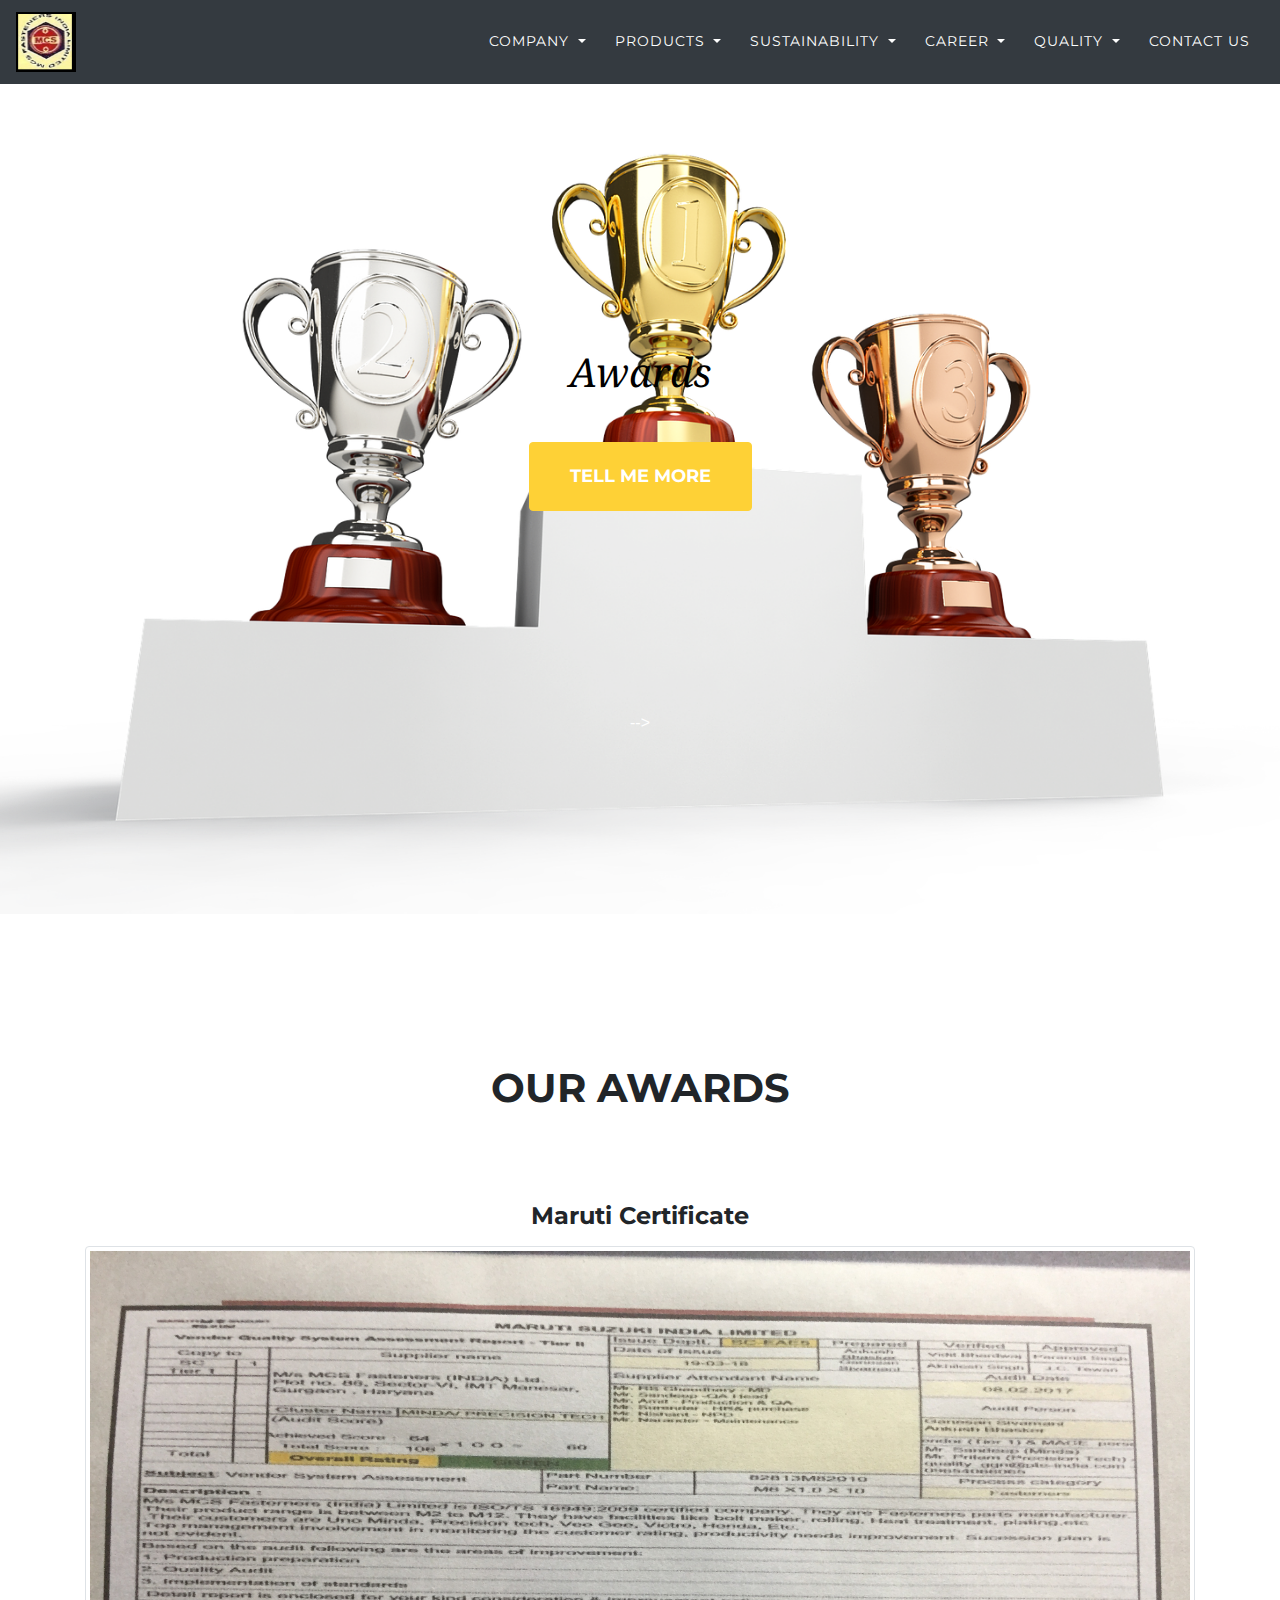
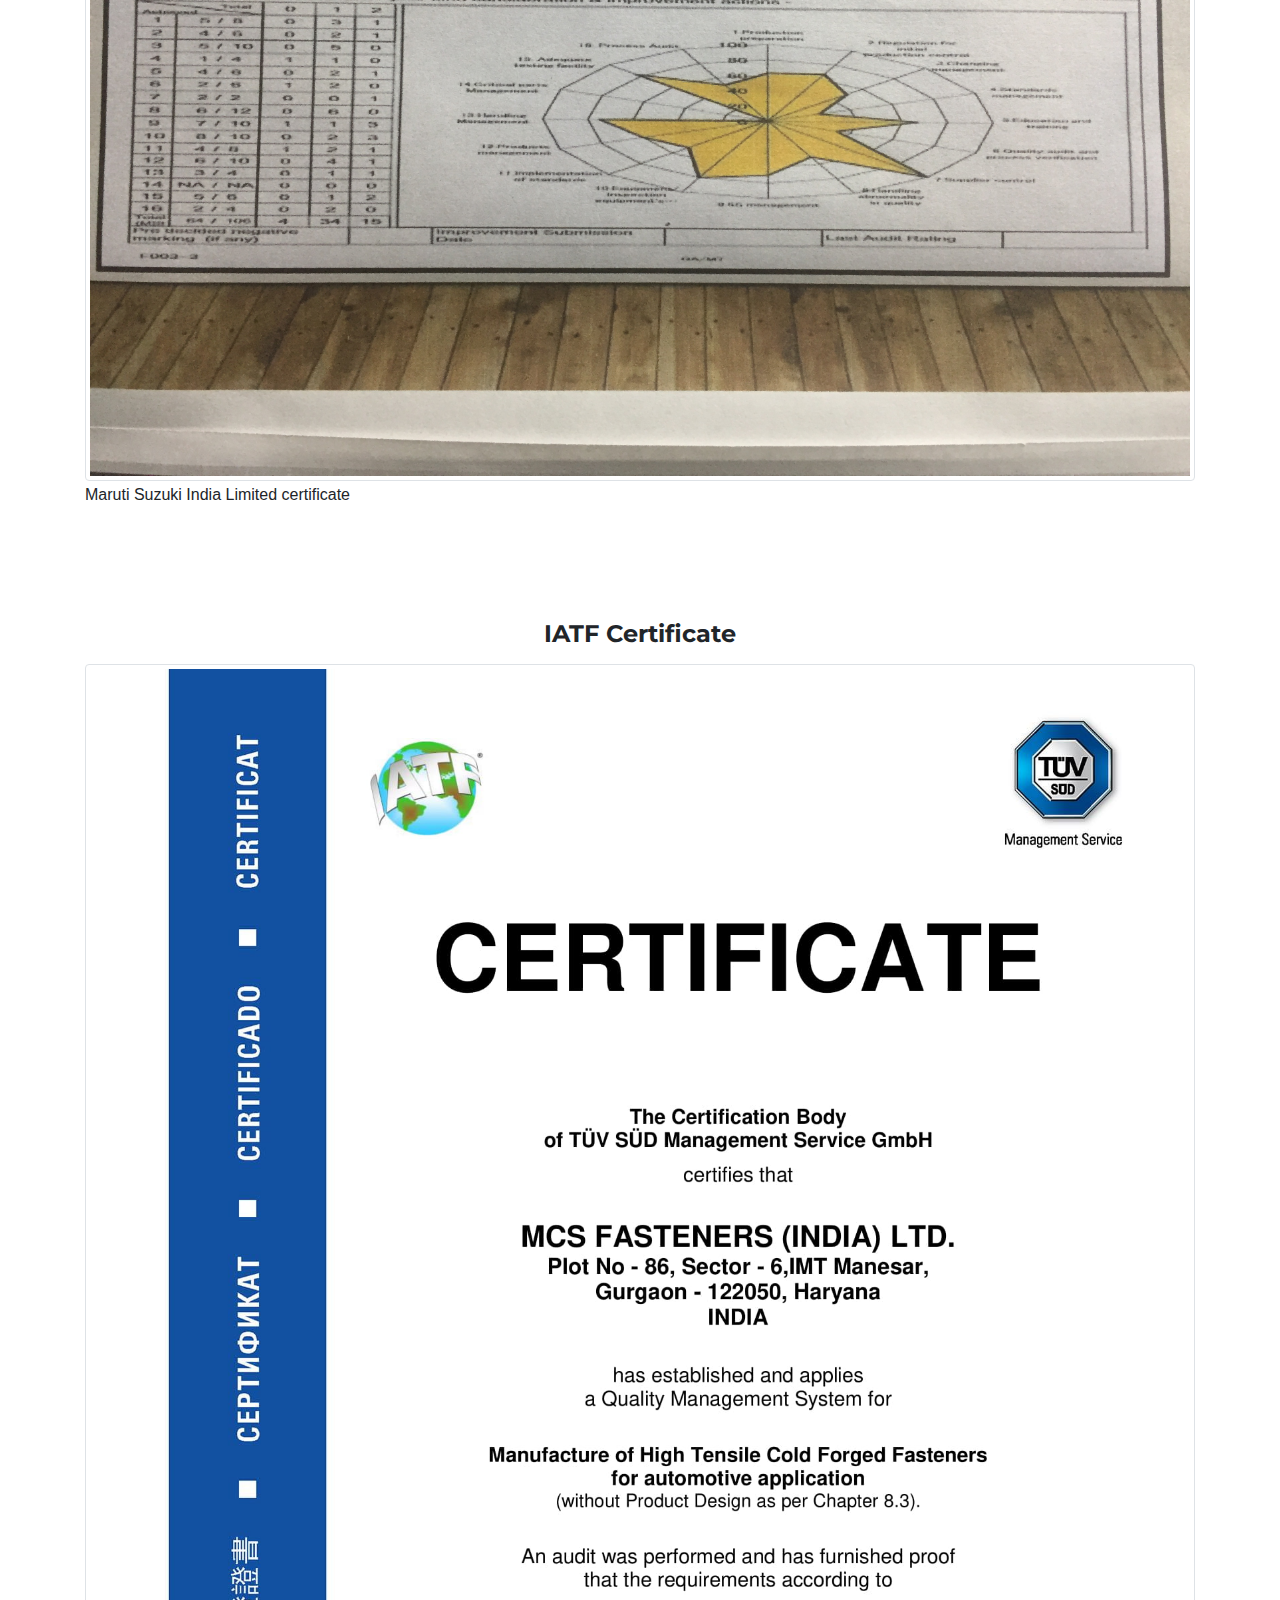
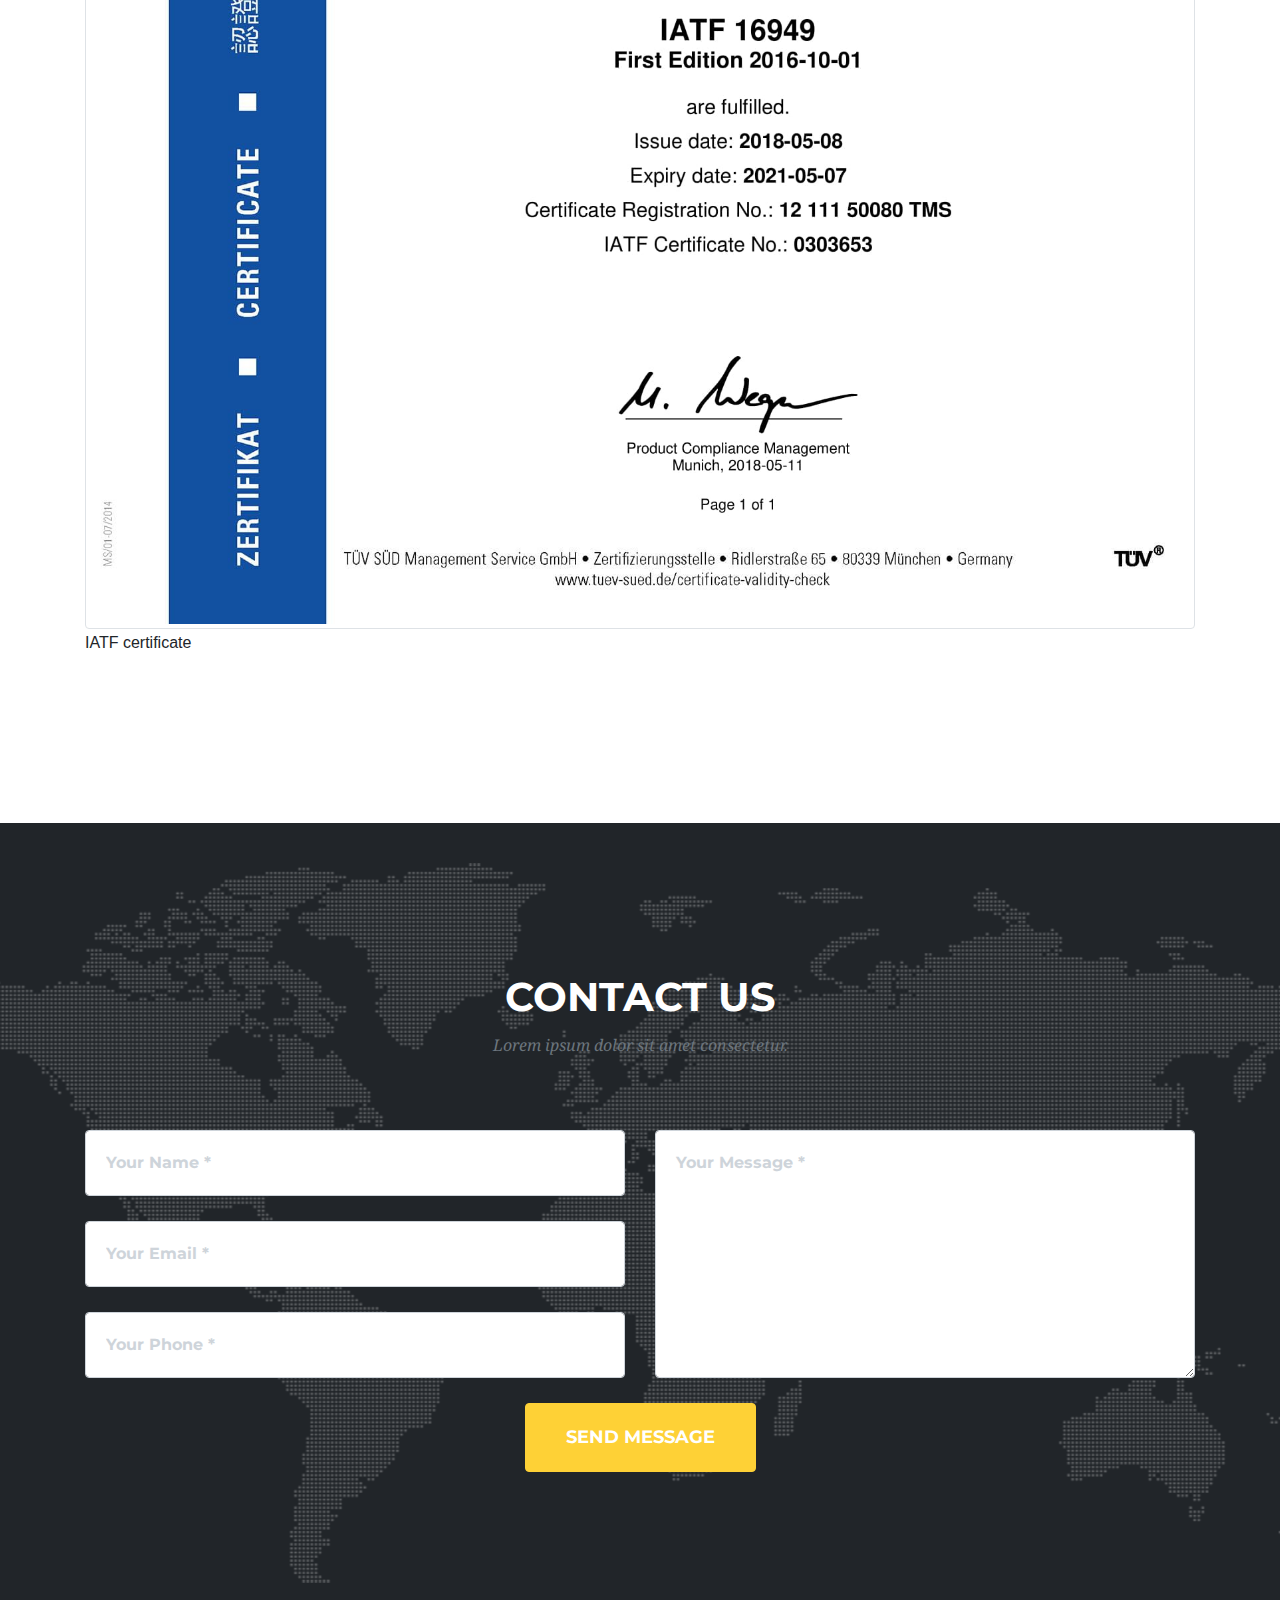
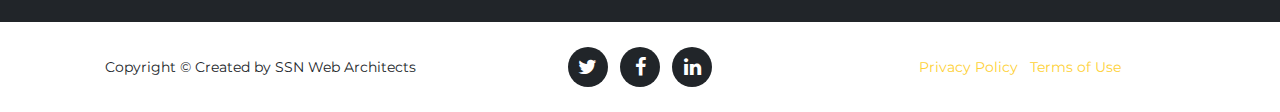
<file: awards.html>
<!DOCTYPE html>
<html lang="en">

  <head>
    <link rel="shortcut icon" type="image/png" href="img/logo.png"/>
    <meta charset="utf-8">
    <meta name="viewport" content="width=device-width, initial-scale=1, shrink-to-fit=no">
    <meta name="description" content="">
    <meta name="author" content="">

    <title>Career</title>

    <!-- Bootstrap core CSS -->
    <link href="vendor/bootstrap/css/bootstrap.min.css" rel="stylesheet">

    <!-- Custom fonts for this template -->
    <link href="vendor/font-awesome/css/font-awesome.min.css" rel="stylesheet" type="text/css">
    <link href="https://fonts.googleapis.com/css?family=Montserrat:400,700" rel="stylesheet" type="text/css">
    <link href='https://fonts.googleapis.com/css?family=Kaushan+Script' rel='stylesheet' type='text/css'>
    <link href='https://fonts.googleapis.com/css?family=Droid+Serif:400,700,400italic,700italic' rel='stylesheet' type='text/css'>
    <link href='https://fonts.googleapis.com/css?family=Roboto+Slab:400,100,300,700' rel='stylesheet' type='text/css'>

    <!-- Custom styles for this template -->
    <link href="css/agency.min.awards.css" rel="stylesheet">

  </head>

  <body id="page-top">

    <!-- Navigation -->
    <nav class="navbar navbar-expand-sm bg-dark navbar-dark fixed-top" id="mainNav">
      <!-- Brand -->
      <a class="navbar-brand js-scroll-trigger" href="index.html">
        <img src="img/mcs.png" alt="MCS Fasteners" style="width:60px;height:60px;">
      </a>


      <!-- Links -->
      <div class="collapse navbar-collapse" id="navbarResponsive">
      <ul class="navbar-nav text-uppercase ml-auto">
        <li class="nav-item dropdown">
          <a class="nav-link dropdown-toggle" href="#" id="navbardrop" data-toggle="dropdown">
            Company
          </a>
          <div class="dropdown-menu">
            <a class="dropdown-item js-scroll-trigger" href="aboutus.html">About us</a>
            <a class="dropdown-item js-scroll-trigger" href="#">Our Vision</a>
            <a class="dropdown-item js-scroll-trigger" href="managment.html">Our Managment</a>
            <a class="dropdown-item js-scroll-trigger" href="milestone.html">Our Milestone</a>
          </div>
        </li>
        <li class="nav-item dropdown">
          <a class="nav-link dropdown-toggle"  href="#" id="navbardrop" data-toggle="dropdown">
            Products
          </a>
          <div class="dropdown-menu">
            <p class="dropdown-item">Product range</P>
            <a class="dropdown-item js-scroll-trigger" href="productrange.html">Stainless Steel Fasteners</a>
          </div>
        </li>

        <li class="nav-item dropdown">
          <a class="nav-link dropdown-toggle" href="#" id="navbardrop" data-toggle="dropdown">
            Sustainability
          </a>
          <div class="dropdown-menu">
            <a class="dropdown-item js-scroll-trigger" href="infra.html">Infrastructure Development</a>
          </div>
        </li>

        <li class="nav-item dropdown">
          <a class="nav-link dropdown-toggle" href="#" id="navbardrop" data-toggle="dropdown">
            Career
          </a>
          <div class="dropdown-menu">
            <a class="dropdown-item js-scroll-trigger" href="career.html">Vision & Mission</a>
            <a class="dropdown-item js-scroll-trigger" href="#">HR values</a>
            <a class="dropdown-item js-scroll-trigger" href="#">Working with us</a>
          </div>
        </li>

        <li class="nav-item dropdown">
          <a class="nav-link dropdown-toggle" href="#" id="navbardrop" data-toggle="dropdown">
            Quality
          </a>
          <div class="dropdown-menu">
            <a class="dropdown-item js-scroll-trigger" href="awards.html">Awards</a>
            <a class="dropdown-item js-scroll-trigger" href="quality.html">Our Quality</a>
            <a class="dropdown-item js-scroll-trigger" href="#">Newroom</a>
          </div>
        </li>

        <!-- Dropdown -->
        <li class="nav-item">
          <a class="nav-link js-scroll-trigger" href="#contact">Contact us</a>
        </li>
      </ul>
      <div>
    </nav>

    <!-- Header -->
    <header class="masthead">
      <div class="container">
        <div class="intro-text">
          <div class="intro-lead-in" style="color:black;padding-top:38px;">Awards</div>
          <div class="intro-heading text-uppercase"></div>
          <a class="btn btn-primary btn-xl text-uppercase js-scroll-trigger" href="#services">Tell Me More</a>
        </div>
      -->
      </div>
    </header>

    <!-- Services -->
    <section id="services">
      <div class="container">
        <div class="row">
          <div class="col-lg-12 text-center">
            <h2 class="section-heading text-uppercase">Our Awards</h2>
            <h3 class="section-subheading text-muted"></h3>
          </div>
        </div>
        <div class="row ">
          <div class="col-md-12">
            <div>
            <h4 class="service-heading text-center">Maruti Certificate</h4>
            <img class="img-thumbnail" src="img/maruti.JPG" alt="Maruti">
            <div class="caption">
               <p>Maruti Suzuki India Limited certificate</p>
            </div>
            </div>


          </div>
          <div class="col-md-12" style="padding-top:80px;">
            <div>
              <h4 class="service-heading text-center">IATF Certificate</h4>
              <img class="img-thumbnail" src="img/iatf.jpg" alt="IATF">
              <div class="caption">
                 <p>IATF certificate</p>
              </div>
            </div>
          </div>
        </div>
      </div>
    </section>



    <!-- Contact -->
    <section id="contact">
      <div class="container">
        <div class="row">
          <div class="col-lg-12 text-center">
            <h2 class="section-heading text-uppercase">Contact Us</h2>
            <h3 class="section-subheading text-muted">Lorem ipsum dolor sit amet consectetur.</h3>
          </div>
        </div>
        <div class="row">
          <div class="col-lg-12">
            <form id="contactForm" name="sentMessage" novalidate="novalidate">
              <div class="row">
                <div class="col-md-6">
                  <div class="form-group">
                    <input class="form-control" id="name" type="text" placeholder="Your Name *" required="required" data-validation-required-message="Please enter your name.">
                    <p class="help-block text-danger"></p>
                  </div>
                  <div class="form-group">
                    <input class="form-control" id="email" type="email" placeholder="Your Email *" required="required" data-validation-required-message="Please enter your email address.">
                    <p class="help-block text-danger"></p>
                  </div>
                  <div class="form-group">
                    <input class="form-control" id="phone" type="tel" placeholder="Your Phone *" required="required" data-validation-required-message="Please enter your phone number.">
                    <p class="help-block text-danger"></p>
                  </div>
                </div>
                <div class="col-md-6">
                  <div class="form-group">
                    <textarea class="form-control" id="message" placeholder="Your Message *" required="required" data-validation-required-message="Please enter a message."></textarea>
                    <p class="help-block text-danger"></p>
                  </div>
                </div>
                <div class="clearfix"></div>
                <div class="col-lg-12 text-center">
                  <div id="success"></div>
                  <button id="sendMessageButton" class="btn btn-primary btn-xl text-uppercase" type="submit">Send Message</button>
                </div>
              </div>
            </form>
          </div>
        </div>
      </div>
    </section>

    <!-- Footer -->
    <footer>
      <div class="container">
        <div class="row">
          <div class="col-md-4">
            <span class="copyright">Copyright &copy; Created by SSN Web Architects</span>
          </div>
          <div class="col-md-4">
            <ul class="list-inline social-buttons">
              <li class="list-inline-item">
                <a href="#">
                  <i class="fa fa-twitter"></i>
                </a>
              </li>
              <li class="list-inline-item">
                <a href="#">
                  <i class="fa fa-facebook"></i>
                </a>
              </li>
              <li class="list-inline-item">
                <a href="#">
                  <i class="fa fa-linkedin"></i>
                </a>
              </li>
            </ul>
          </div>
          <div class="col-md-4">
            <ul class="list-inline quicklinks">
              <li class="list-inline-item">
                <a href="#">Privacy Policy</a>
              </li>
              <li class="list-inline-item">
                <a href="#">Terms of Use</a>
              </li>
            </ul>
          </div>
        </div>
      </div>
    </footer>

    <!-- Facilities Modals -->



    <!-- Bootstrap core JavaScript -->
    <script src="vendor/jquery/jquery.min.js"></script>
    <script src="vendor/bootstrap/js/bootstrap.bundle.min.js"></script>

    <!-- Plugin JavaScript -->
    <script src="vendor/jquery-easing/jquery.easing.min.js"></script>

    <!-- Contact form JavaScript -->
    <script src="js/jqBootstrapValidation.js"></script>
    <script src="js/contact_me.js"></script>

    <!-- Custom scripts for this template -->
    <script src="js/agency.min.js"></script>

  </body>

</html>
</file>
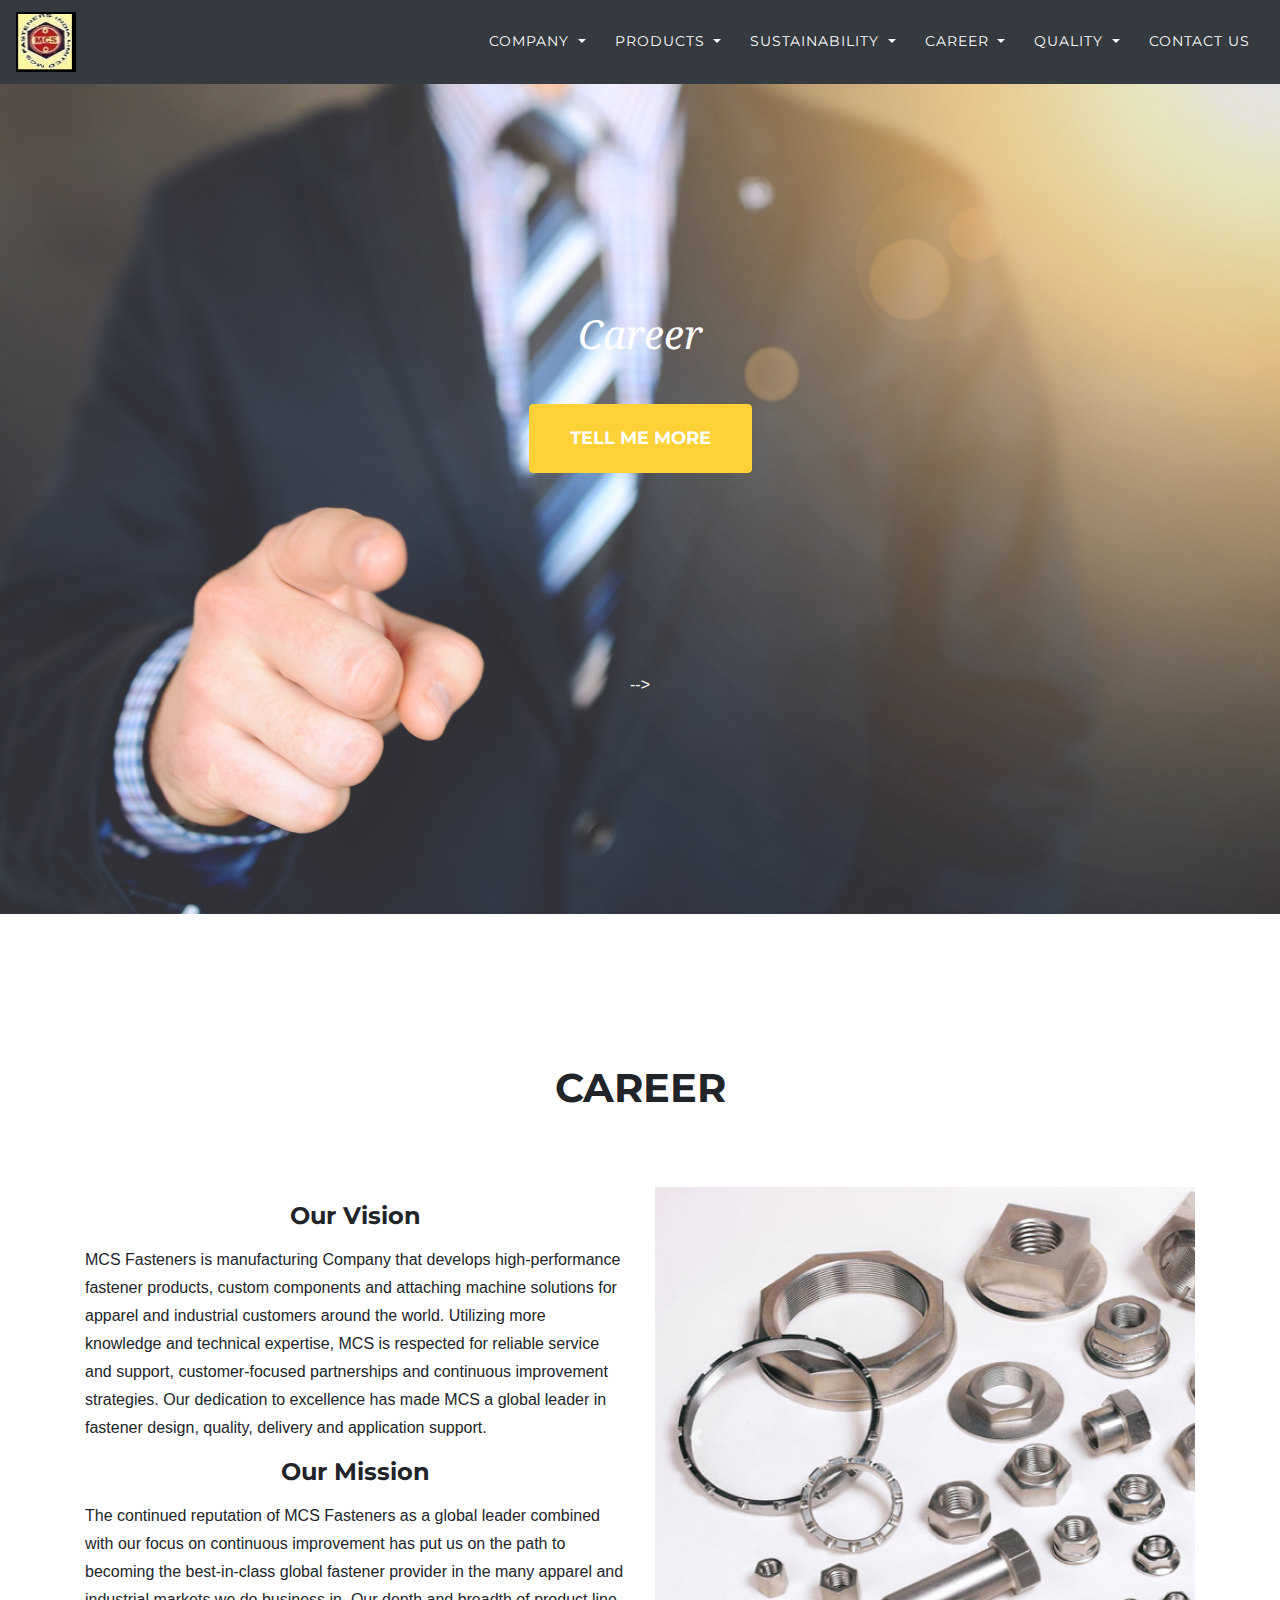
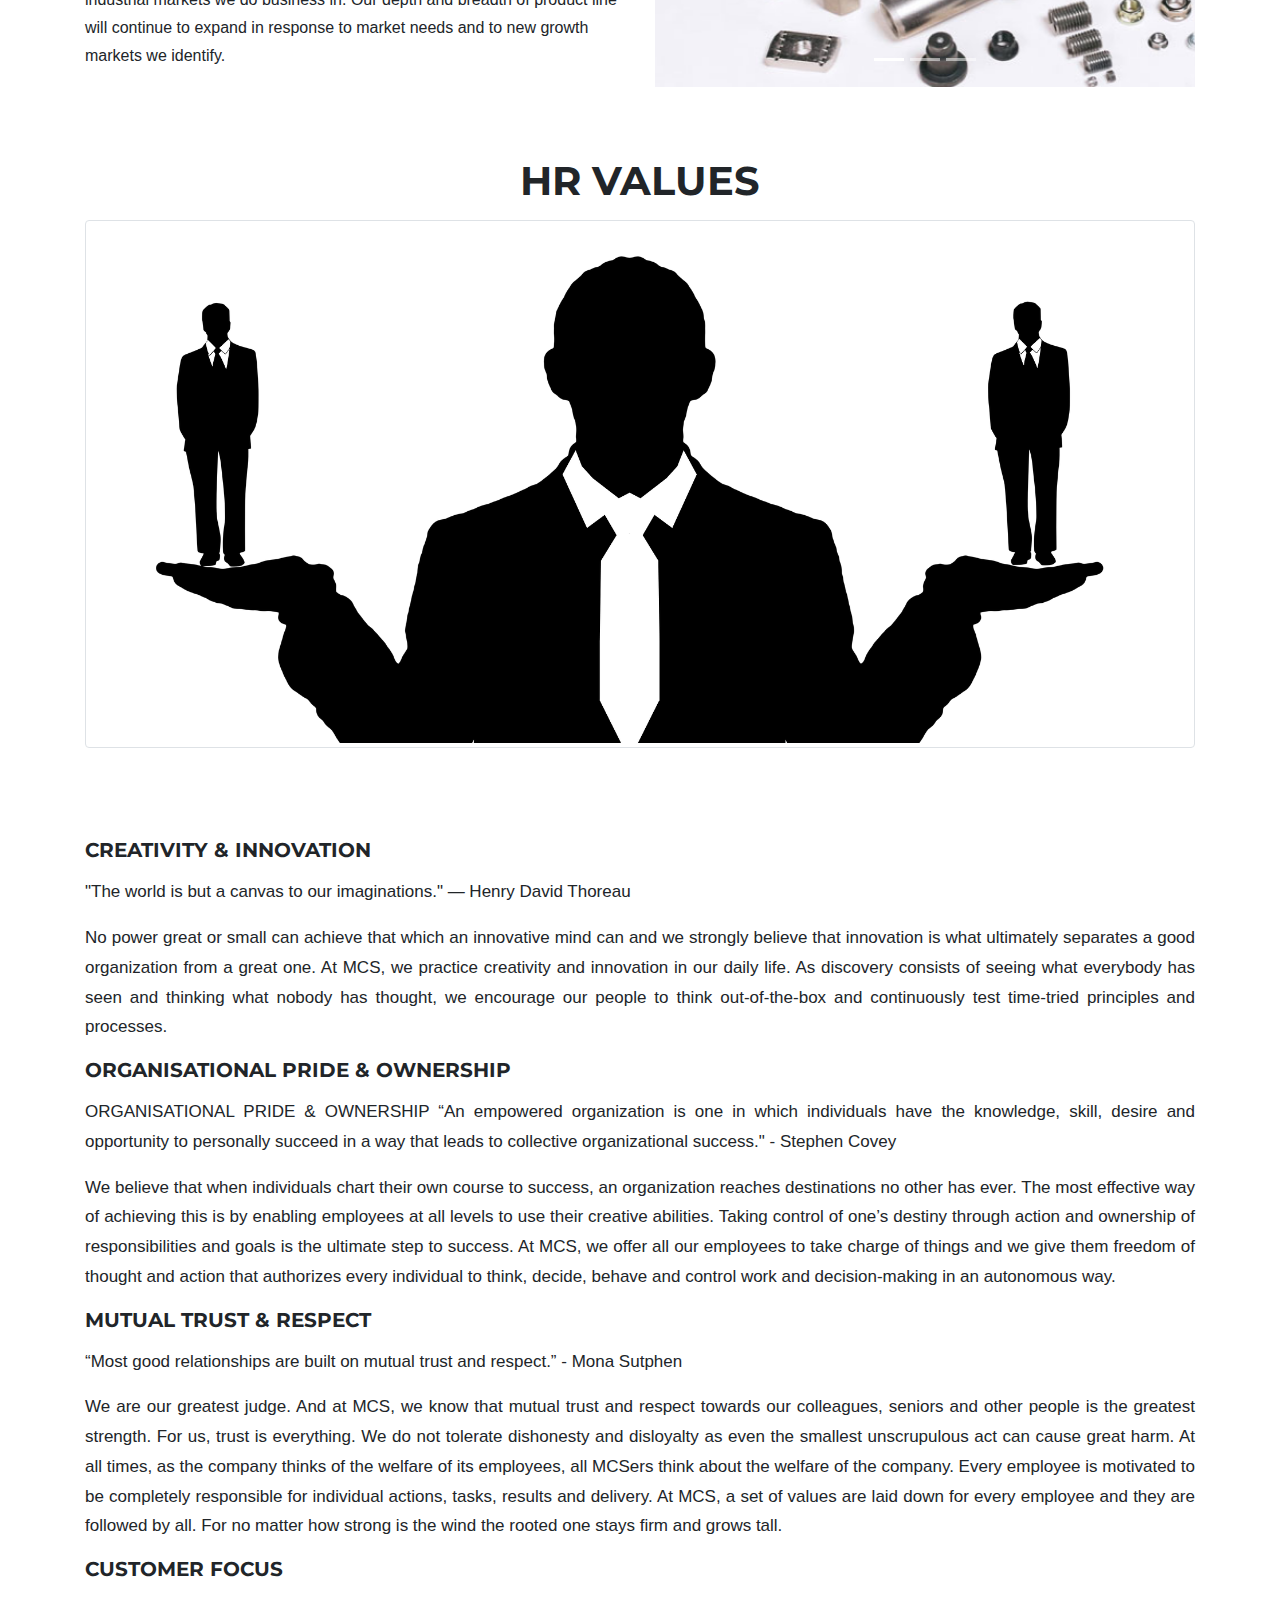
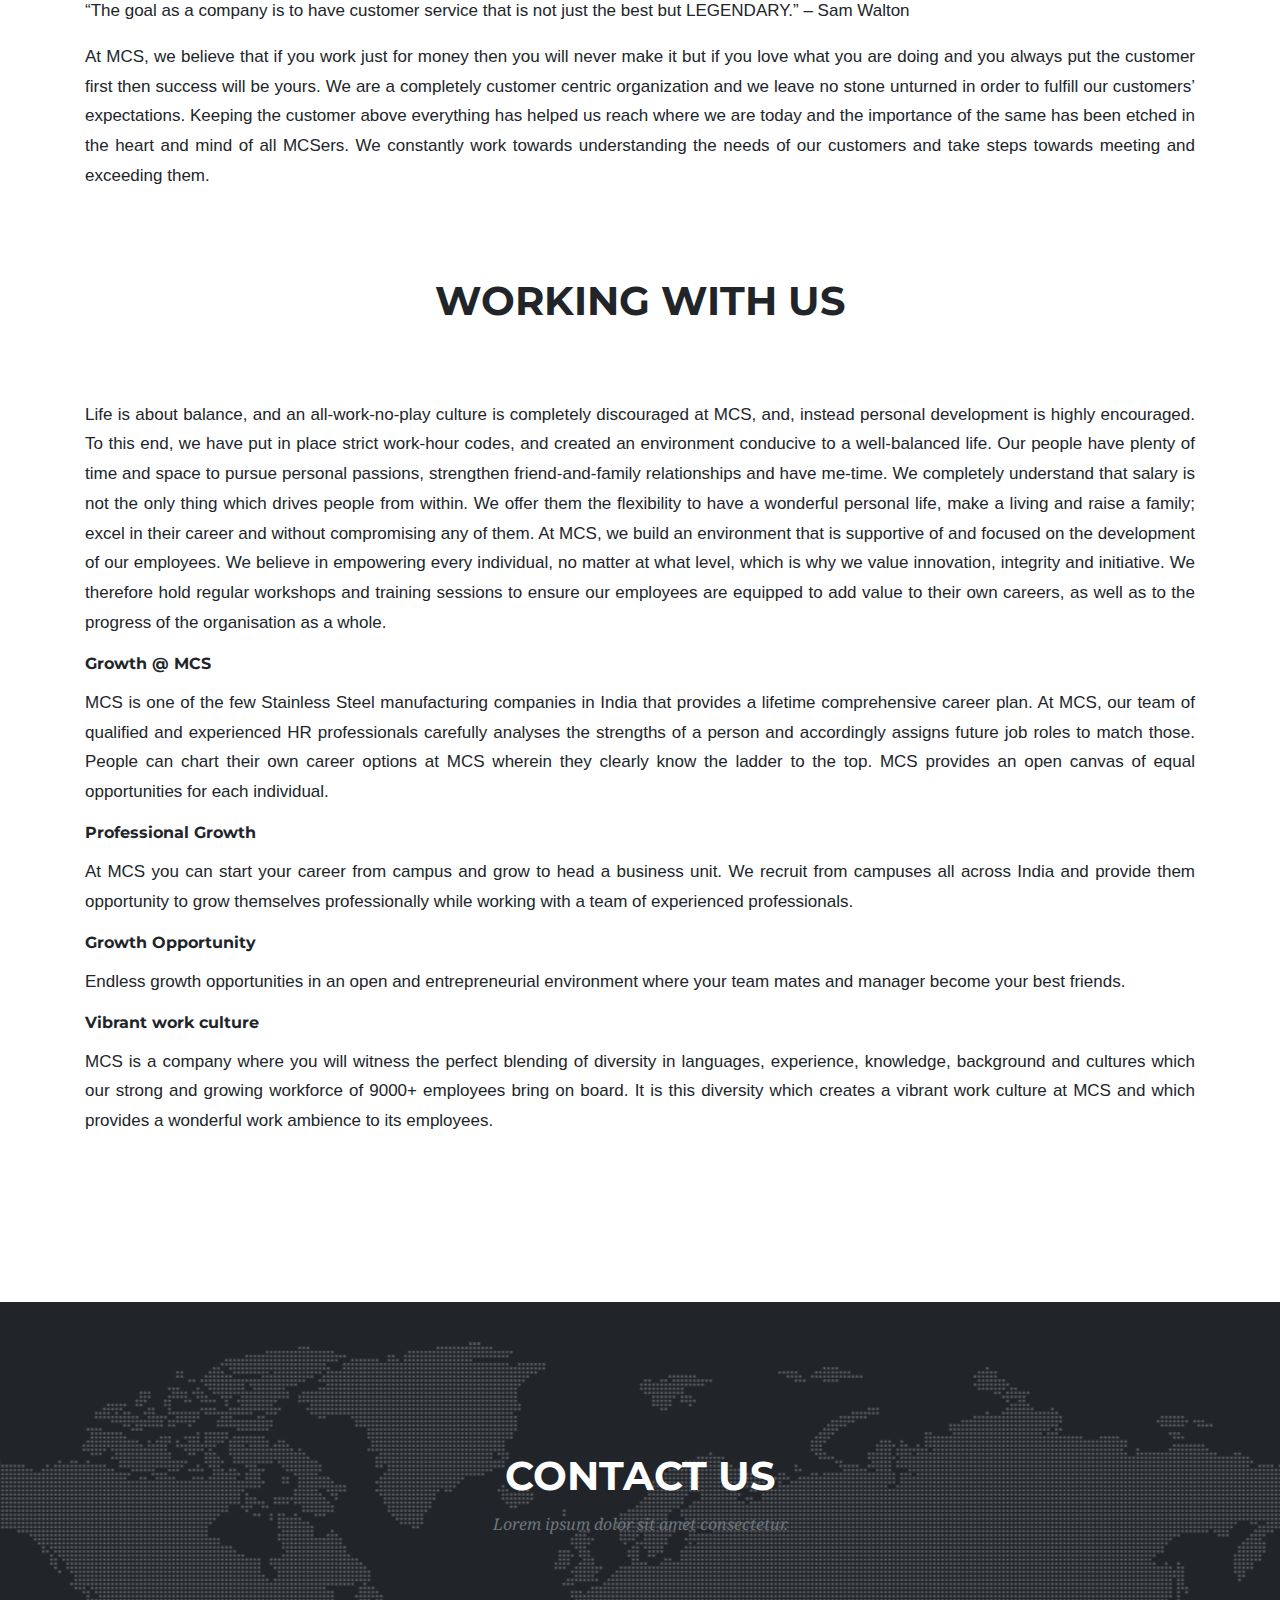
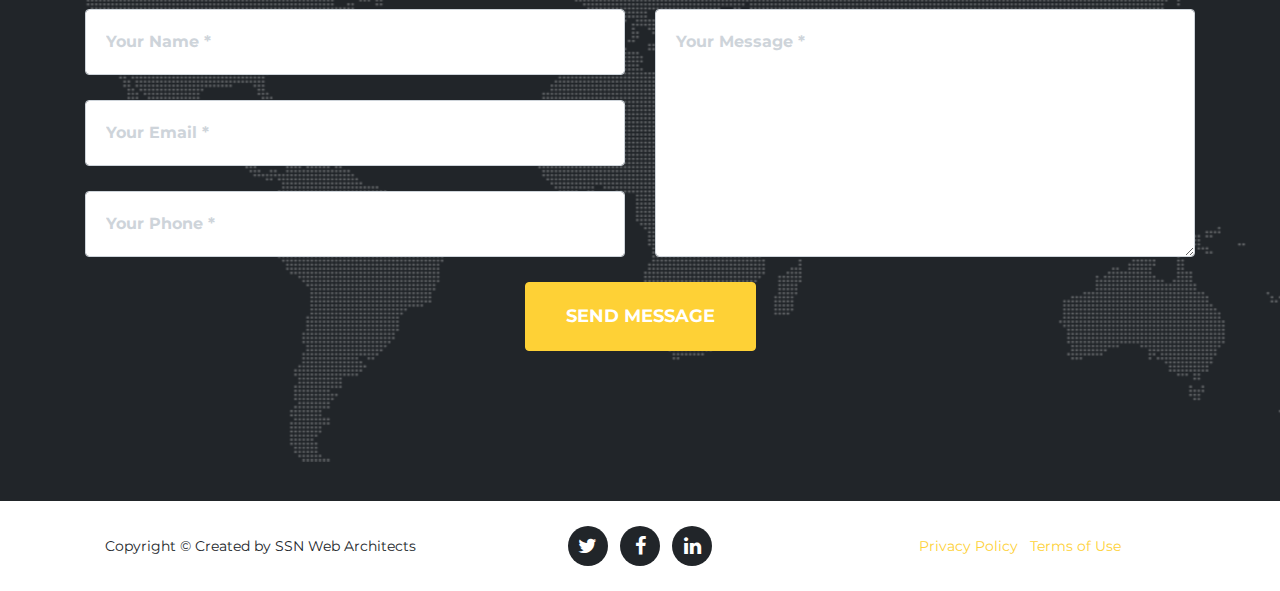
<file: career.html>
<!DOCTYPE html>
<html lang="en">

  <head>
    <link rel="shortcut icon" type="image/png" href="img/logo.png"/>
    <meta charset="utf-8">
    <meta name="viewport" content="width=device-width, initial-scale=1, shrink-to-fit=no">
    <meta name="description" content="">
    <meta name="author" content="">

    <title>Career</title>

    <!-- Bootstrap core CSS -->
    <link href="vendor/bootstrap/css/bootstrap.min.css" rel="stylesheet">

    <!-- Custom fonts for this template -->
    <link href="vendor/font-awesome/css/font-awesome.min.css" rel="stylesheet" type="text/css">
    <link href="https://fonts.googleapis.com/css?family=Montserrat:400,700" rel="stylesheet" type="text/css">
    <link href='https://fonts.googleapis.com/css?family=Kaushan+Script' rel='stylesheet' type='text/css'>
    <link href='https://fonts.googleapis.com/css?family=Droid+Serif:400,700,400italic,700italic' rel='stylesheet' type='text/css'>
    <link href='https://fonts.googleapis.com/css?family=Roboto+Slab:400,100,300,700' rel='stylesheet' type='text/css'>

    <!-- Custom styles for this template -->
    <link href="css/agency.min.career.css" rel="stylesheet">

  </head>

  <body id="page-top">

    <!-- Navigation -->
    <nav class="navbar navbar-expand-sm bg-dark navbar-dark fixed-top" id="mainNav">
      <!-- Brand -->
      <a class="navbar-brand js-scroll-trigger" href="index.html">
        <img src="img/mcs.png" alt="MCS Fasteners" style="width:60px;height:60px;">
      </a>


      <!-- Links -->
      <div class="collapse navbar-collapse" id="navbarResponsive">
      <ul class="navbar-nav text-uppercase ml-auto">
        <li class="nav-item dropdown">
          <a class="nav-link dropdown-toggle" href="#" id="navbardrop" data-toggle="dropdown">
            Company
          </a>
          <div class="dropdown-menu">
            <a class="dropdown-item js-scroll-trigger" href="aboutus.html">About us</a>
            <a class="dropdown-item js-scroll-trigger" href="#">Our Vision</a>
            <a class="dropdown-item js-scroll-trigger" href="managment.html">Our Managment</a>
            <a class="dropdown-item js-scroll-trigger" href="milestone.html">Our Milestone</a>
          </div>
        </li>
        <li class="nav-item dropdown">
          <a class="nav-link dropdown-toggle"  href="#" id="navbardrop" data-toggle="dropdown">
            Products
          </a>
          <div class="dropdown-menu">
            <p class="dropdown-item">Product range</P>
            <a class="dropdown-item js-scroll-trigger" href="productrange.html">Stainless Steel Fasteners</a>
          </div>
        </li>

        <li class="nav-item dropdown">
          <a class="nav-link dropdown-toggle" href="#" id="navbardrop" data-toggle="dropdown">
            Sustainability
          </a>
          <div class="dropdown-menu">
            <a class="dropdown-item js-scroll-trigger" href="infra.html">Infrastructure Development</a>
          </div>
        </li>

        <li class="nav-item dropdown">
          <a class="nav-link dropdown-toggle" href="#" id="navbardrop" data-toggle="dropdown">
            Career
          </a>
          <div class="dropdown-menu">
            <a class="dropdown-item js-scroll-trigger" href="#">Vision & Mission</a>
            <a class="dropdown-item js-scroll-trigger" href="#">HR values</a>
            <a class="dropdown-item js-scroll-trigger" href="#">Working with us</a>
          </div>
        </li>

        <li class="nav-item dropdown">
          <a class="nav-link dropdown-toggle" href="#" id="navbardrop" data-toggle="dropdown">
            Quality
          </a>
          <div class="dropdown-menu">
            <a class="dropdown-item js-scroll-trigger" href="awards.html">Awards</a>
            <a class="dropdown-item js-scroll-trigger" href="quality.html">Our Quality</a>
            <a class="dropdown-item js-scroll-trigger" href="#">Newroom</a>
          </div>
        </li>

        <!-- Dropdown -->
        <li class="nav-item">
          <a class="nav-link js-scroll-trigger" href="#contact">Contact us</a>
        </li>
      </ul>
      <div>
    </nav>

    <!-- Header -->
    <header class="masthead">
      <div class="container">
        <div class="intro-text">
          <div class="intro-lead-in">Career</div>
          <div class="intro-heading text-uppercase"></div>
          <a class="btn btn-primary btn-xl text-uppercase js-scroll-trigger" href="#services">Tell Me More</a>
        </div>
      -->
      </div>
    </header>

    <!-- Services -->
    <section id="career">
      <div class="container">
        <div class="row">
          <div class="col-lg-12 text-center">
            <h2 class="section-heading text-uppercase">Career</h2>
            <h3 class="section-subheading text-muted"></h3>
          </div>
        </div>
        <div class="row ">
          <div class="col-md-6">
            <div>
            <h4 class="service-heading text-center">Our Vision</h4>
            <p>
              MCS Fasteners is manufacturing Company that develops high-performance fastener products, custom components and attaching machine solutions for apparel and industrial customers around the world. Utilizing more knowledge and technical expertise, MCS is respected for reliable service and support, customer-focused partnerships and continuous improvement strategies. Our dedication to excellence has made MCS a global leader in fastener design, quality, delivery and application support.</p>
            </div>
            <div>
              <h4 class="service-heading text-center">Our Mission</h4>
              <p>
                The continued reputation of MCS Fasteners as a global leader combined with our focus on continuous improvement has put us on the path to becoming the best-in-class global fastener provider in the many apparel and industrial markets we do business in. Our depth and breadth of product line will continue to expand in response to market needs and to new growth markets we identify.</p>
            </div>

          </div>
          <div class="col-md-6">
            <div id="demo" class="carousel slide" data-ride="carousel">
      <ul class="carousel-indicators">
        <li data-target="#demo" data-slide-to="0" class="active"></li>
        <li data-target="#demo" data-slide-to="1"></li>
        <li data-target="#demo" data-slide-to="2"></li>
      </ul>
      <div class="carousel-inner">
        <div class="carousel-item active">
          <img src="img/vision2.jpg" alt="Los Angeles" width="800" height="500">
          <div class="carousel-caption">
            <h3 style="color:black"></h3>
            <p></p>
          </div>
        </div>
        <div class="carousel-item">
          <img src="img/vision4.jpg" alt="New York" width="1100" height="500">
          <div class="carousel-caption">
            <h3></h3>
            <p></p>
          </div>
        </div>
        <div class="carousel-item">
          <img src="img/vision3.jpg" alt="Chicago" width="1100" height="500">
          <div class="carousel-caption">
            <h3></h3>
            <p></p>
          </div>
        </div>
      </div>
      <a class="carousel-control-prev" href="#demo" data-slide="prev">
        <span class="carousel-control-prev-icon"></span>
      </a>
      <a class="carousel-control-next" href="#demo" data-slide="next">
        <span class="carousel-control-next-icon"></span>
      </a>
    </div>
          </div>
        </div>
        </div>
        <div class="container" style="padding-top:70px;">
          <div class="row">
            <div class="col-lg-12 text-center">
              <h2 class="section-heading text-uppercase">HR Values</h2>
              <img class="img-thumbnail" src="img/hr.png" alt="HR">
              <h3 class="section-subheading text-muted"></h3>
            </div>
          </div>
          <div class="row ">
            <div class="col-md-12" style="text-align: justify;text-justify: inter-word;font-size:17px;">
              <div>
                <h5 class="service-heading">CREATIVITY & INNOVATION</h5>
              <p>
                "The world is but a canvas to our imaginations." — Henry David Thoreau</p>

<p>No power great or small can achieve that which an innovative mind can and we strongly believe that innovation is what ultimately separates a good organization from a great one.
At MCS, we practice creativity and innovation in our daily life. As discovery consists of seeing what everybody has seen and thinking what nobody has thought, we encourage our people to think out-of-the-box and continuously test time-tried principles and processes.</p>
              </div>
              <div>
                <h5 class="service-heading">ORGANISATIONAL PRIDE & OWNERSHIP</h5>
              <p>
                ORGANISATIONAL PRIDE & OWNERSHIP
“An empowered organization is one in which individuals have the knowledge, skill, desire and opportunity to personally succeed in a way that leads to collective organizational success." - Stephen Covey</p>

<p>We believe that when individuals chart their own course to success, an organization reaches destinations no other has ever. The most effective way of achieving this is by enabling employees at all levels to use their creative abilities. Taking control of one’s destiny through action and ownership of responsibilities and goals is the ultimate step to success. At MCS, we offer all our employees to take charge of things and we give them freedom of thought and action that authorizes every individual to think, decide, behave and control work and decision-making in an autonomous way.</p>
              </div>
              <div>
                <h5 class="service-heading">MUTUAL TRUST & RESPECT</h5>
              <p>
                “Most good relationships are built on mutual trust and respect.” - Mona Sutphen</p>

<p>We are our greatest judge. And at MCS, we know that mutual trust and respect towards our colleagues, seniors and other people is the greatest strength. For us, trust is everything. We do not tolerate dishonesty and disloyalty as even the smallest unscrupulous act can cause great harm. At all times, as the company thinks of the welfare of its employees, all MCSers think about the welfare of the company. Every employee is motivated to be completely responsible for individual actions, tasks, results and delivery. At MCS, a set of values are laid down for every employee and they are followed by all. For no matter how strong is the wind the rooted one stays firm and grows tall.</p>
              </div>
              <div>
                <h5 class="service-heading">CUSTOMER FOCUS</h5>
              <p>
                “The goal as a company is to have customer service that is not just the best but LEGENDARY.” – Sam Walton</p>

<p>At MCS, we believe that if you work just for money then you will never make it but if you love what you are doing and you always put the customer first then success will be yours. We are a completely customer centric organization and we leave no stone unturned in order to fulfill our customers’ expectations. Keeping the customer above everything has helped us reach where we are today and the importance of the same has been etched in the heart and mind of all MCSers. We constantly work towards understanding the needs of our customers and take steps towards meeting and exceeding them.</p>
              </div>

            </div>

          </div>

        </div>

        <div class="container" style="padding-top:70px;">
          <div class="row">
            <div class="col-lg-12 text-center" >
              <h2 class="section-heading text-uppercase">Working with us</h2>
              <h3 class="section-subheading text-muted"></h3>
            </div>
          </div>
          <div class="row ">
            <div class="col-md-12" style="text-align: justify;text-justify: inter-word;font-size:17px;">
              <p>
                Life is about balance, and an all-work-no-play culture is completely discouraged at MCS, and, instead personal development is highly encouraged. To this end, we have put in place strict work-hour codes, and created an environment conducive to a well-balanced life. Our people have plenty of time and space to pursue personal passions, strengthen friend-and-family relationships and have me-time. We completely understand that salary is not the only thing which drives people from within. We offer them the flexibility to have a wonderful personal life, make a living and raise a family; excel in their career and without compromising any of them. At MCS, we build an environment that is supportive of and focused on the development of our employees. We believe in empowering every individual, no matter at what level, which is why we value innovation, integrity and initiative. We therefore hold regular workshops and training sessions to ensure our employees are equipped to add value to their own careers, as well as to the progress of the organisation as a whole.
              </p>
              <h6 class="service-heading">Growth @ MCS</h6>
              <p>
                MCS is one of the few Stainless Steel manufacturing companies in India that provides a lifetime comprehensive career plan. At MCS, our team of qualified and experienced HR professionals carefully analyses the strengths of a person and accordingly assigns future job roles to match those. People can chart their own career options at MCS wherein they clearly know the ladder to the top. MCS provides an open canvas of equal opportunities for each individual.
              </p>
              <h6 class="service-heading">Professional Growth</h6>
              <p>
                At MCS you can start your career from campus and grow to head a business unit. We recruit from campuses all across India and provide them opportunity to grow themselves professionally while working with a team of experienced professionals.
              </p>
              <h6 class="service-heading">Growth Opportunity</h6>
              <p>
                Endless growth opportunities in an open and entrepreneurial environment where your team mates and manager become your best friends.
              </p>
              <h6 class="service-heading">Vibrant work culture</h6>
              <p>
                MCS is a company where you will witness the perfect blending of diversity in languages, experience, knowledge, background and cultures which our strong and growing workforce of 9000+ employees bring on board. It is this diversity which creates a vibrant work culture at MCS and which provides a wonderful work ambience to its employees.
              </p>

            </div>

          </div>

        </div>
    </section>



    <!-- Contact -->
    <section id="contact">
      <div class="container">
        <div class="row">
          <div class="col-lg-12 text-center">
            <h2 class="section-heading text-uppercase">Contact Us</h2>
            <h3 class="section-subheading text-muted">Lorem ipsum dolor sit amet consectetur.</h3>
          </div>
        </div>
        <div class="row">
          <div class="col-lg-12">
            <form id="contactForm" name="sentMessage" novalidate="novalidate">
              <div class="row">
                <div class="col-md-6">
                  <div class="form-group">
                    <input class="form-control" id="name" type="text" placeholder="Your Name *" required="required" data-validation-required-message="Please enter your name.">
                    <p class="help-block text-danger"></p>
                  </div>
                  <div class="form-group">
                    <input class="form-control" id="email" type="email" placeholder="Your Email *" required="required" data-validation-required-message="Please enter your email address.">
                    <p class="help-block text-danger"></p>
                  </div>
                  <div class="form-group">
                    <input class="form-control" id="phone" type="tel" placeholder="Your Phone *" required="required" data-validation-required-message="Please enter your phone number.">
                    <p class="help-block text-danger"></p>
                  </div>
                </div>
                <div class="col-md-6">
                  <div class="form-group">
                    <textarea class="form-control" id="message" placeholder="Your Message *" required="required" data-validation-required-message="Please enter a message."></textarea>
                    <p class="help-block text-danger"></p>
                  </div>
                </div>
                <div class="clearfix"></div>
                <div class="col-lg-12 text-center">
                  <div id="success"></div>
                  <button id="sendMessageButton" class="btn btn-primary btn-xl text-uppercase" type="submit">Send Message</button>
                </div>
              </div>
            </form>
          </div>
        </div>
      </div>
    </section>

    <!-- Footer -->
    <footer>
      <div class="container">
        <div class="row">
          <div class="col-md-4">
            <span class="copyright">Copyright &copy; Created by SSN Web Architects</span>
          </div>
          <div class="col-md-4">
            <ul class="list-inline social-buttons">
              <li class="list-inline-item">
                <a href="#">
                  <i class="fa fa-twitter"></i>
                </a>
              </li>
              <li class="list-inline-item">
                <a href="#">
                  <i class="fa fa-facebook"></i>
                </a>
              </li>
              <li class="list-inline-item">
                <a href="#">
                  <i class="fa fa-linkedin"></i>
                </a>
              </li>
            </ul>
          </div>
          <div class="col-md-4">
            <ul class="list-inline quicklinks">
              <li class="list-inline-item">
                <a href="#">Privacy Policy</a>
              </li>
              <li class="list-inline-item">
                <a href="#">Terms of Use</a>
              </li>
            </ul>
          </div>
        </div>
      </div>
    </footer>

    <!-- Facilities Modals -->



    <!-- Bootstrap core JavaScript -->
    <script src="vendor/jquery/jquery.min.js"></script>
    <script src="vendor/bootstrap/js/bootstrap.bundle.min.js"></script>

    <!-- Plugin JavaScript -->
    <script src="vendor/jquery-easing/jquery.easing.min.js"></script>

    <!-- Contact form JavaScript -->
    <script src="js/jqBootstrapValidation.js"></script>
    <script src="js/contact_me.js"></script>

    <!-- Custom scripts for this template -->
    <script src="js/agency.min.js"></script>

  </body>

</html>
</file>
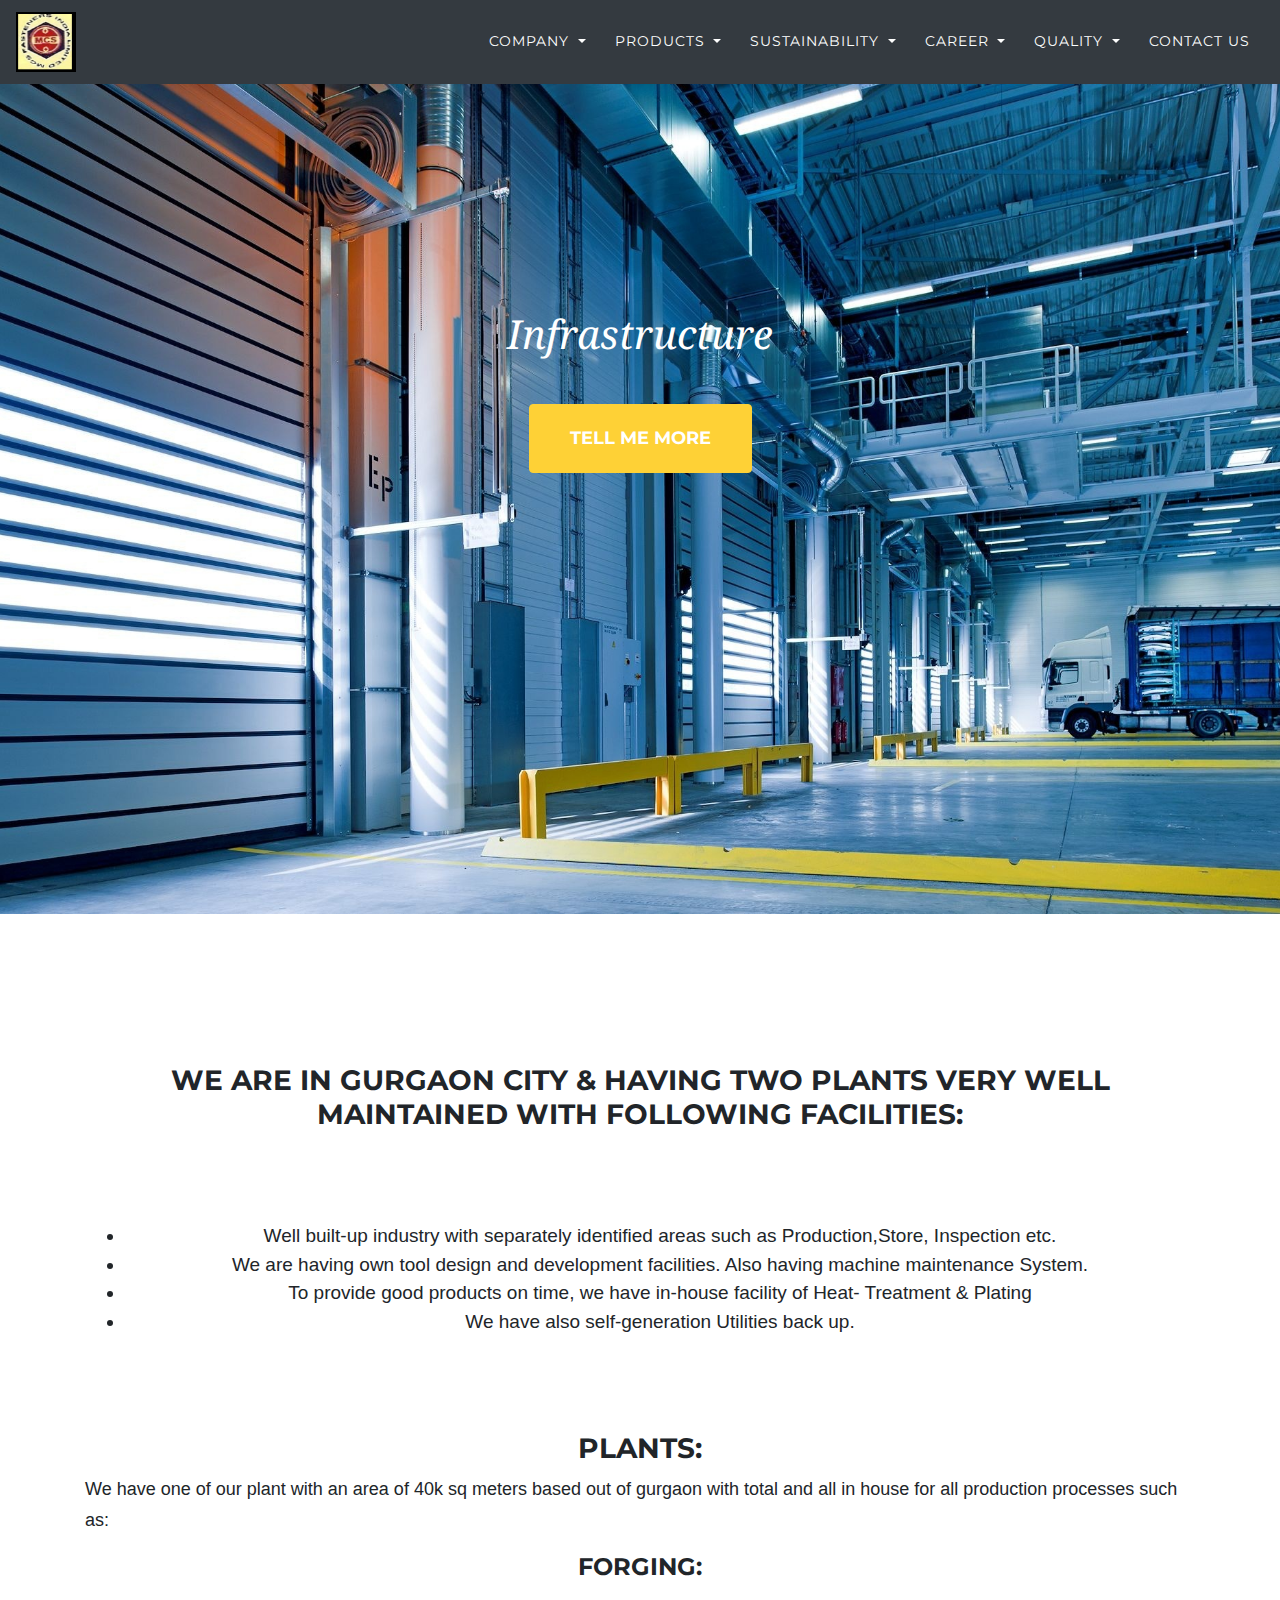
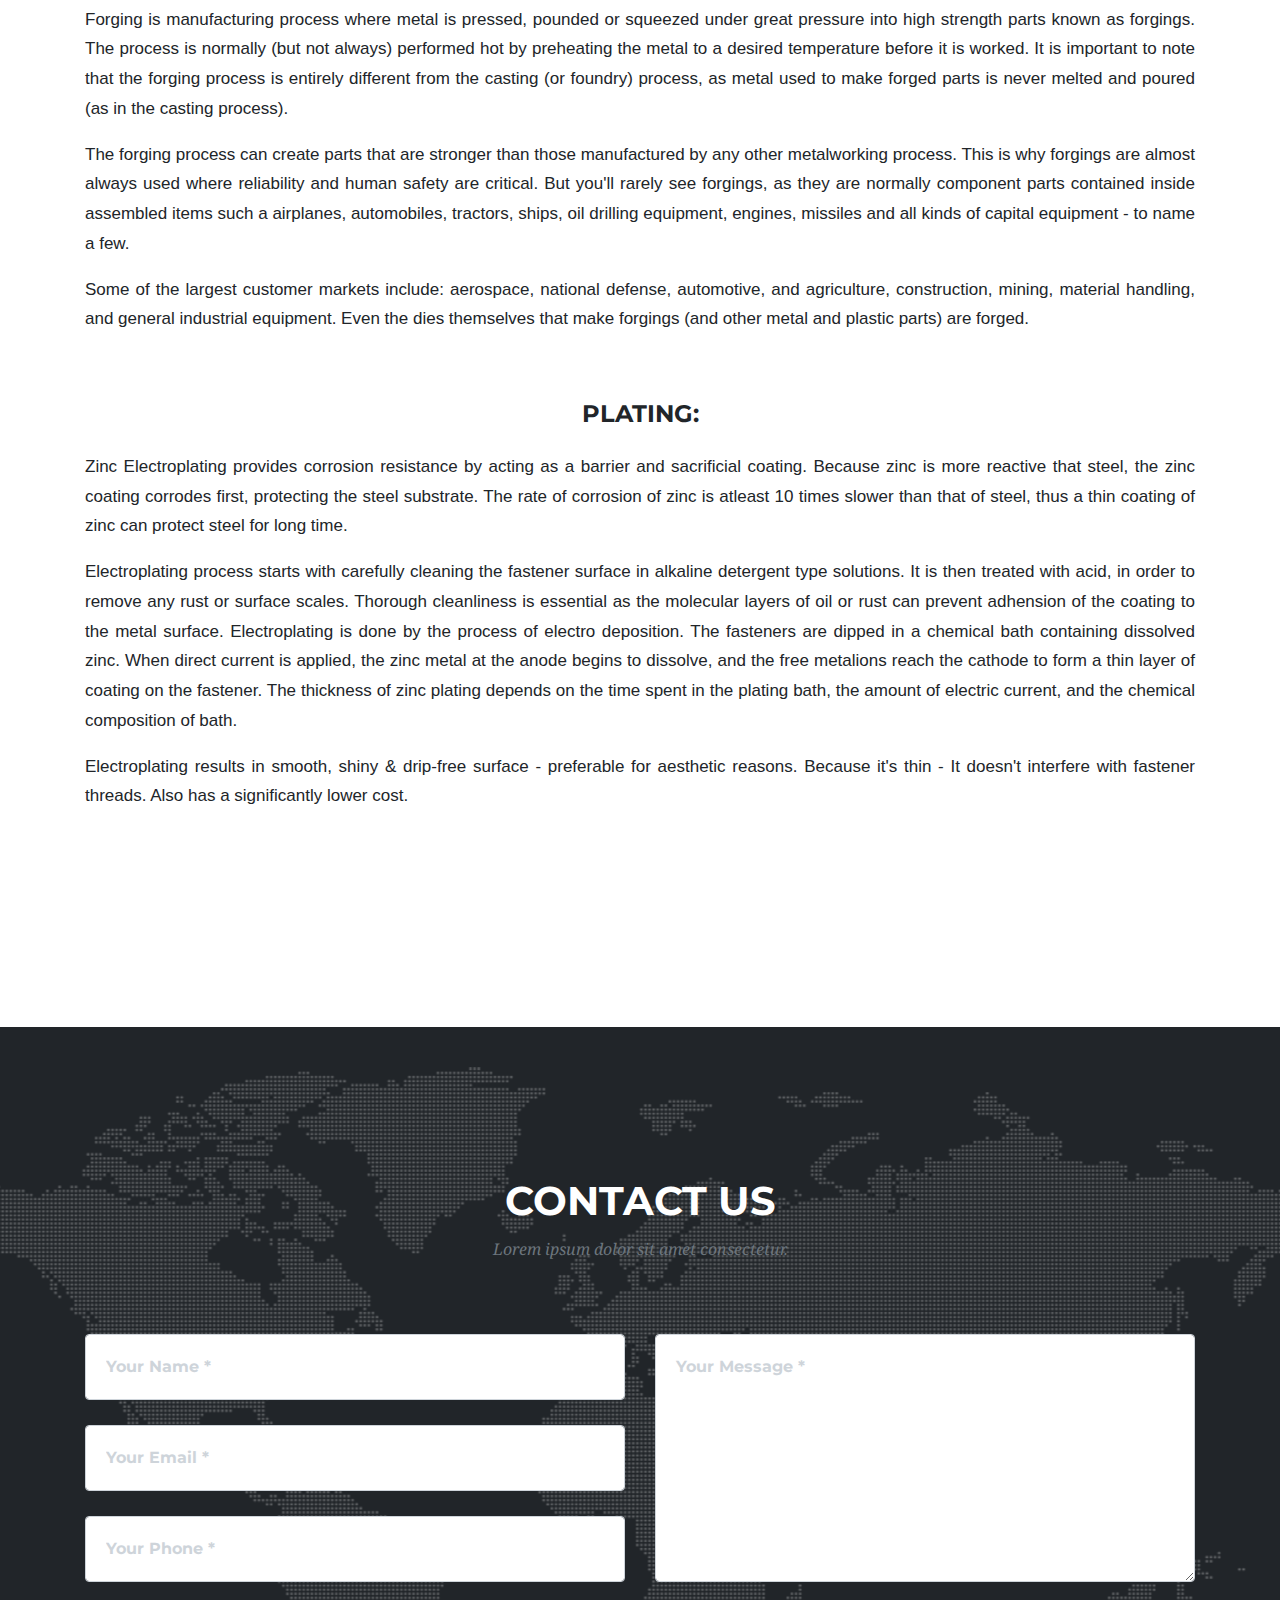
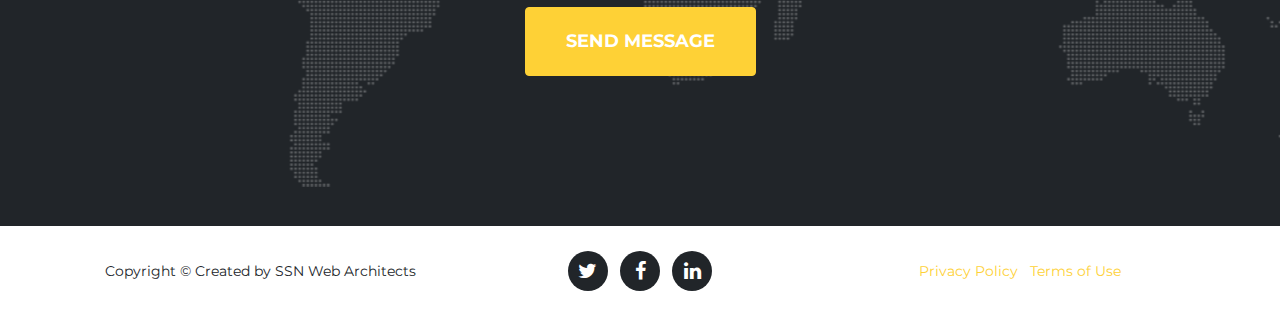
<file: infra.html>
<!DOCTYPE html>
<html lang="en">

  <head>
    <link rel="shortcut icon" type="image/png" href="img/logo.png"/>
    <meta charset="utf-8">
    <meta name="viewport" content="width=device-width, initial-scale=1, shrink-to-fit=no">
    <meta name="description" content="">
    <meta name="author" content="">

    <title>MCS Fasteners India Ltd.</title>

    <!-- Bootstrap core CSS -->
    <link href="vendor/bootstrap/css/bootstrap.min.css" rel="stylesheet">

    <!-- Custom fonts for this template -->
    <link href="vendor/font-awesome/css/font-awesome.min.css" rel="stylesheet" type="text/css">
    <link href="https://fonts.googleapis.com/css?family=Montserrat:400,700" rel="stylesheet" type="text/css">
    <link href='https://fonts.googleapis.com/css?family=Kaushan+Script' rel='stylesheet' type='text/css'>
    <link href='https://fonts.googleapis.com/css?family=Droid+Serif:400,700,400italic,700italic' rel='stylesheet' type='text/css'>
    <link href='https://fonts.googleapis.com/css?family=Roboto+Slab:400,100,300,700' rel='stylesheet' type='text/css'>

    <!-- Custom styles for this template -->
    <link href="css/agency.min.infra.css" rel="stylesheet">

  </head>

  <body id="page-top">

    <!-- Navigation -->
    <nav class="navbar navbar-expand-sm bg-dark navbar-dark fixed-top" id="mainNav">
      <!-- Brand -->
      <a class="navbar-brand js-scroll-trigger" href="index.html">
        <img src="img/mcs.png" alt="MCS Fasteners" style="width:60px;height:60px;">
      </a>


      <!-- Links -->
      <div class="collapse navbar-collapse" id="navbarResponsive">
      <ul class="navbar-nav text-uppercase ml-auto">
        <li class="nav-item dropdown">
          <a class="nav-link dropdown-toggle" href="#" id="navbardrop" data-toggle="dropdown">
            Company
          </a>
          <div class="dropdown-menu">
            <a class="dropdown-item js-scroll-trigger" href="aboutus.html">About us</a>
            <a class="dropdown-item js-scroll-trigger" href="vision.html">Our Vision</a>
            <a class="dropdown-item js-scroll-trigger" href="managment.html">Our Managment</a>
            <a class="dropdown-item js-scroll-trigger" href="milestone.html">Our Milestone</a>
          </div>
        </li>
        <li class="nav-item dropdown">
          <a class="nav-link dropdown-toggle"  href="#" id="navbardrop" data-toggle="dropdown">
            Products
          </a>
          <div class="dropdown-menu">
            <p class="dropdown-item">Product range</P>
            <a class="dropdown-item js-scroll-trigger" href="productrange.html">Stainless Steel Fasteners</a>
          </div>
        </li>

        <li class="nav-item dropdown">
          <a class="nav-link dropdown-toggle" href="#" id="navbardrop" data-toggle="dropdown">
            Sustainability
          </a>
          <div class="dropdown-menu">
            <a class="dropdown-item js-scroll-trigger" href="#">Infrastructure Development</a>
          </div>
        </li>

        <li class="nav-item dropdown">
          <a class="nav-link dropdown-toggle" href="#" id="navbardrop" data-toggle="dropdown">
            Career
          </a>
          <div class="dropdown-menu">
            <a class="dropdown-item js-scroll-trigger" href="career.html">Vision & Mission</a>
            <a class="dropdown-item js-scroll-trigger" href="#">HR values</a>
            <a class="dropdown-item js-scroll-trigger" href="#">Working with us</a>
          </div>
        </li>

        <li class="nav-item dropdown">
          <a class="nav-link dropdown-toggle" href="#" id="navbardrop" data-toggle="dropdown">
            Quality
          </a>
          <div class="dropdown-menu">
            <a class="dropdown-item js-scroll-trigger" href="awards.html">Awards</a>
            <a class="dropdown-item js-scroll-trigger" href="quality.html">Our Quality</a>
            <a class="dropdown-item js-scroll-trigger" href="#">Newroom</a>
          </div>
        </li>

        <!-- Dropdown -->
        <li class="nav-item">
          <a class="nav-link js-scroll-trigger" href="#contact">Contact us</a>
        </li>
      </ul>
      <div>
    </nav>

    <!-- Header -->
    <header class="masthead">
      <div class="container">
        <div class="intro-text">
          <div class="intro-lead-in">Infrastructure</div>
          <div class="intro-heading text-uppercase"></div>
          <a class="btn btn-primary btn-xl text-uppercase js-scroll-trigger" href="#services">Tell Me More</a>
        </div>
      </div>
    </header>

    <!-- Services -->
    <section id="infra">
      <div class="container">
        <div class="row">
          <div class="col-lg-12 text-center">
            <h3 class="section-heading text-uppercase">We are in Gurgaon city & having Two plants very well maintained with following facilities:</h3>
            <h3 class="section-subheading text-muted"></h3>
          </div>
        </div>
        <div class="row">
          <div class="col-lg-12">
            <p class="text-muted">
              <ul class="text-center" style="text-align: justify;text-justify: inter-word;font-size:19px;">
                <li>Well built-up industry with separately identified areas such as Production,Store, Inspection etc.</li>
                <li>We are having own tool design and development facilities. Also having machine maintenance System.</li>
                <li>To provide good products on time, we have in-house facility of Heat- Treatment & Plating</li>
                <li>We have also self-generation Utilities back up.</li>
              </ul>
            </p>
          </div>
        </div>

        <div class="row">
          <div class="col-lg-12" style="padding-top:80px;">
            <h3 class="section-heading text-uppercase text-center">Plants:</h3>
            <p class="" style="font-size:18px">
          We have one of our plant with an area of 40k sq meters based out of gurgaon with total and all in house for all production processes such as:
            </p>
            <h4 class="text-uppercase text-center">Forging:</h4>
            <!--
            <img class="img-thumbnail" src="img/forging.jpg" alt="Maruti" style="height:70%;width:70%"> -->
            <div style="padding-top:15px;padding-bottom:50px;text-align: justify;text-justify: inter-word;font-size:17px;">
            <p>
            Forging is manufacturing process where metal is pressed, pounded or squeezed under great pressure into high strength parts known as forgings. The process is normally (but not always) performed hot by preheating the metal to a desired temperature before it is worked. It is important to note that the forging process is entirely different from the casting (or foundry) process, as metal used to make forged parts is never melted and poured (as in the casting process).
            </p>
            <p>
              The forging process can create parts that are stronger than those manufactured by any other metalworking process. This is why forgings are almost always used where reliability and human safety are critical. But you'll rarely see forgings, as they are normally component parts contained inside assembled items such a airplanes, automobiles, tractors, ships, oil drilling equipment, engines, missiles and all kinds of capital equipment - to name a few.
            </p>
            <p>
              Some of the largest customer markets include: aerospace, national defense, automotive, and agriculture, construction, mining, material handling, and general industrial equipment. Even the dies themselves that make forgings (and other metal and plastic parts) are forged.


            </p>
          </div>

          <h4 class="text-uppercase text-center">Plating:</h4>
          <div style="padding-top:15px;padding-bottom:50px;text-align: justify;text-justify: inter-word;font-size:17px;">
          <p>
          Zinc Electroplating provides corrosion resistance by acting as a barrier and sacrificial coating. Because zinc is more reactive that steel, the zinc coating corrodes first, protecting the steel substrate. The rate of corrosion of zinc is atleast 10 times slower than that of steel, thus a thin coating of zinc can protect steel for long time.
          </p>
          <p>
            Electroplating process starts with carefully cleaning the fastener surface in alkaline detergent type solutions. It is then treated with acid, in order to remove any rust or surface scales. Thorough cleanliness is essential as the molecular layers of oil or rust can prevent adhension of the coating to the metal surface.

Electroplating is done by the process of electro deposition. The fasteners are dipped in a chemical bath containing dissolved zinc. When direct current is applied, the zinc metal at the anode begins to dissolve, and the free metalions reach the cathode to form a thin layer of coating on the fastener. The thickness of zinc plating depends on the time spent in the plating bath, the amount of electric current, and the chemical composition of bath.
          </p>
          <p>
            Electroplating results in smooth, shiny & drip-free surface - preferable for aesthetic reasons. Because it's thin - It doesn't interfere with fastener threads. Also has a significantly lower cost.


          </p>
        </div>


          </div>
        </div>

      </div>
    </section>



    <!-- Contact -->
    <section id="contact">
      <div class="container">
        <div class="row">
          <div class="col-lg-12 text-center">
            <h2 class="section-heading text-uppercase">Contact Us</h2>
            <h3 class="section-subheading text-muted">Lorem ipsum dolor sit amet consectetur.</h3>
          </div>
        </div>
        <div class="row">
          <div class="col-lg-12">
            <form id="contactForm" name="sentMessage" novalidate="novalidate">
              <div class="row">
                <div class="col-md-6">
                  <div class="form-group">
                    <input class="form-control" id="name" type="text" placeholder="Your Name *" required="required" data-validation-required-message="Please enter your name.">
                    <p class="help-block text-danger"></p>
                  </div>
                  <div class="form-group">
                    <input class="form-control" id="email" type="email" placeholder="Your Email *" required="required" data-validation-required-message="Please enter your email address.">
                    <p class="help-block text-danger"></p>
                  </div>
                  <div class="form-group">
                    <input class="form-control" id="phone" type="tel" placeholder="Your Phone *" required="required" data-validation-required-message="Please enter your phone number.">
                    <p class="help-block text-danger"></p>
                  </div>
                </div>
                <div class="col-md-6">
                  <div class="form-group">
                    <textarea class="form-control" id="message" placeholder="Your Message *" required="required" data-validation-required-message="Please enter a message."></textarea>
                    <p class="help-block text-danger"></p>
                  </div>
                </div>
                <div class="clearfix"></div>
                <div class="col-lg-12 text-center">
                  <div id="success"></div>
                  <button id="sendMessageButton" class="btn btn-primary btn-xl text-uppercase" type="submit">Send Message</button>
                </div>
              </div>
            </form>
          </div>
        </div>
      </div>
    </section>

    <!-- Footer -->
    <footer>
      <div class="container">
        <div class="row">
          <div class="col-md-4">
            <span class="copyright">Copyright &copy; Created by SSN Web Architects</span>
          </div>
          <div class="col-md-4">
            <ul class="list-inline social-buttons">
              <li class="list-inline-item">
                <a href="#">
                  <i class="fa fa-twitter"></i>
                </a>
              </li>
              <li class="list-inline-item">
                <a href="#">
                  <i class="fa fa-facebook"></i>
                </a>
              </li>
              <li class="list-inline-item">
                <a href="#">
                  <i class="fa fa-linkedin"></i>
                </a>
              </li>
            </ul>
          </div>
          <div class="col-md-4">
            <ul class="list-inline quicklinks">
              <li class="list-inline-item">
                <a href="#">Privacy Policy</a>
              </li>
              <li class="list-inline-item">
                <a href="#">Terms of Use</a>
              </li>
            </ul>
          </div>
        </div>
      </div>
    </footer>

    <!-- Facilities Modals -->



    <!-- Bootstrap core JavaScript -->
    <script src="vendor/jquery/jquery.min.js"></script>
    <script src="vendor/bootstrap/js/bootstrap.bundle.min.js"></script>

    <!-- Plugin JavaScript -->
    <script src="vendor/jquery-easing/jquery.easing.min.js"></script>

    <!-- Contact form JavaScript -->
    <script src="js/jqBootstrapValidation.js"></script>
    <script src="js/contact_me.js"></script>

    <!-- Custom scripts for this template -->
    <script src="js/agency.min.js"></script>

  </body>

</html>
</file>
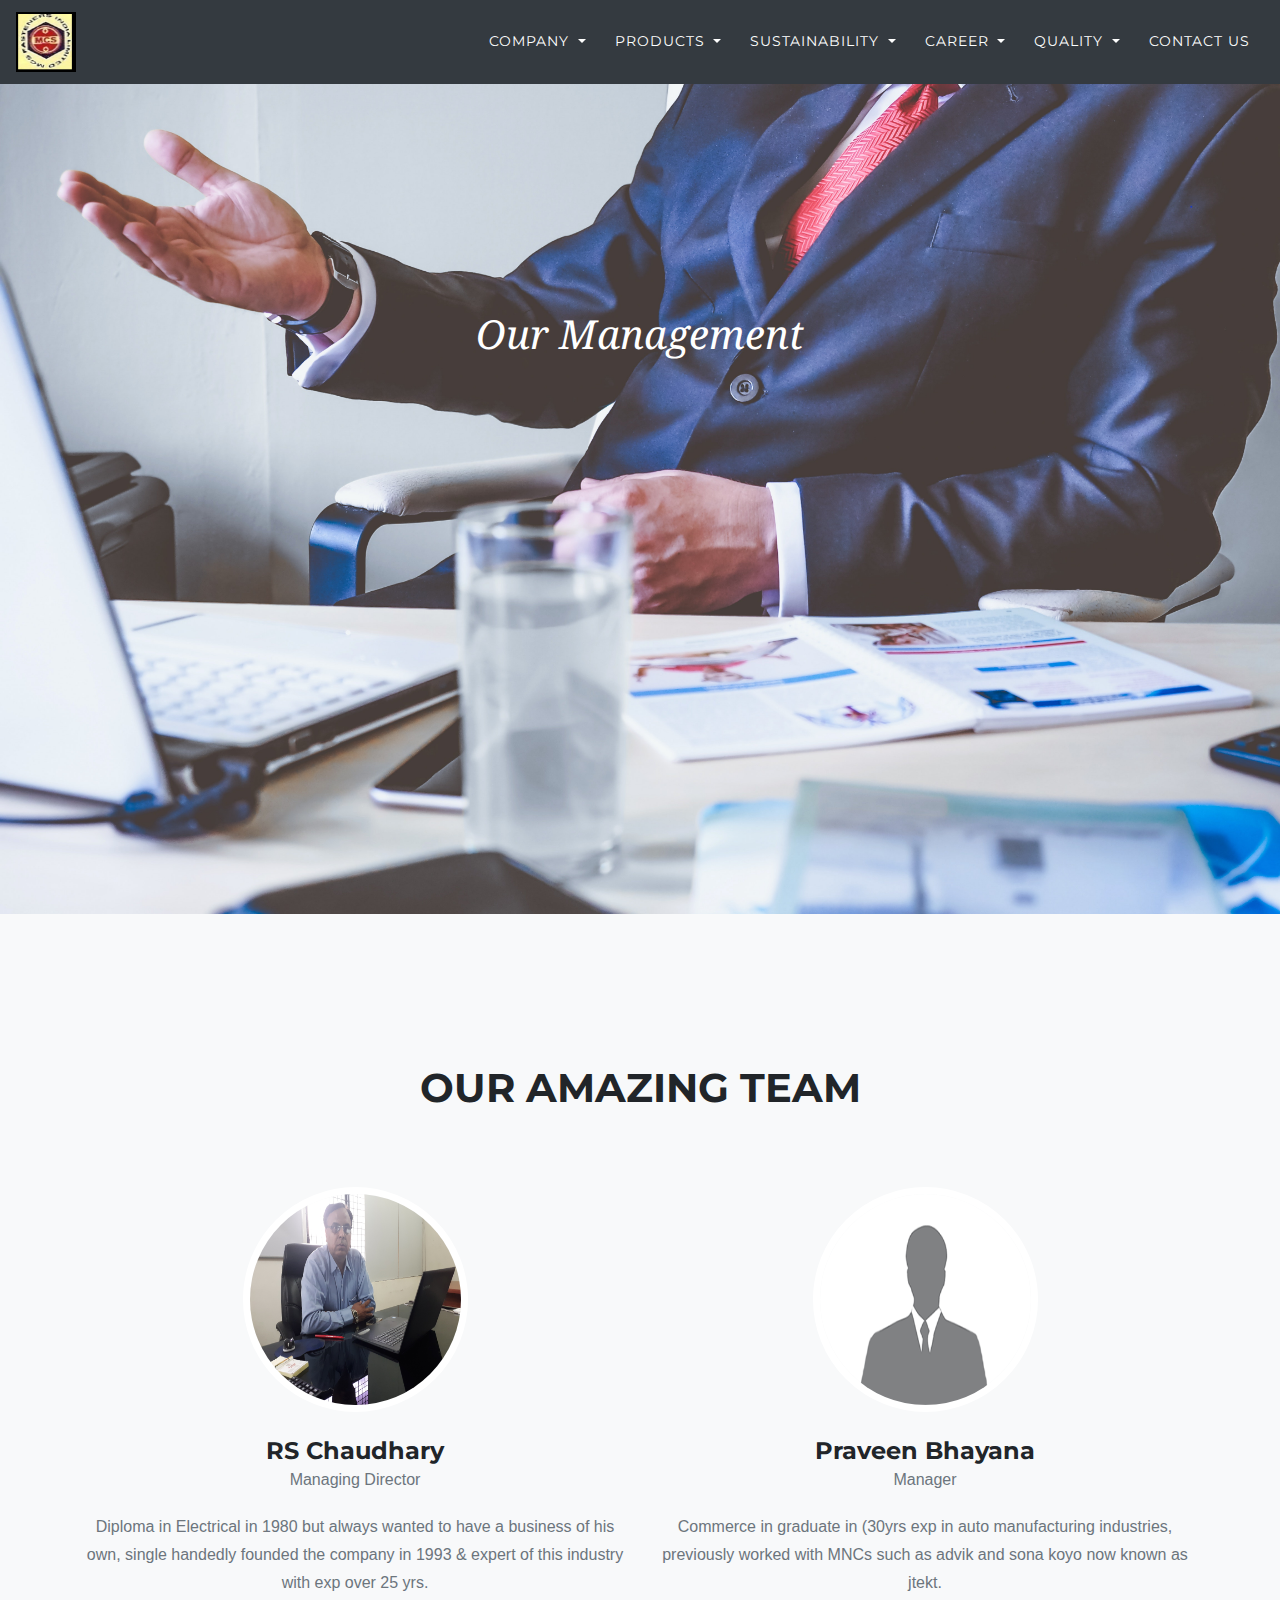
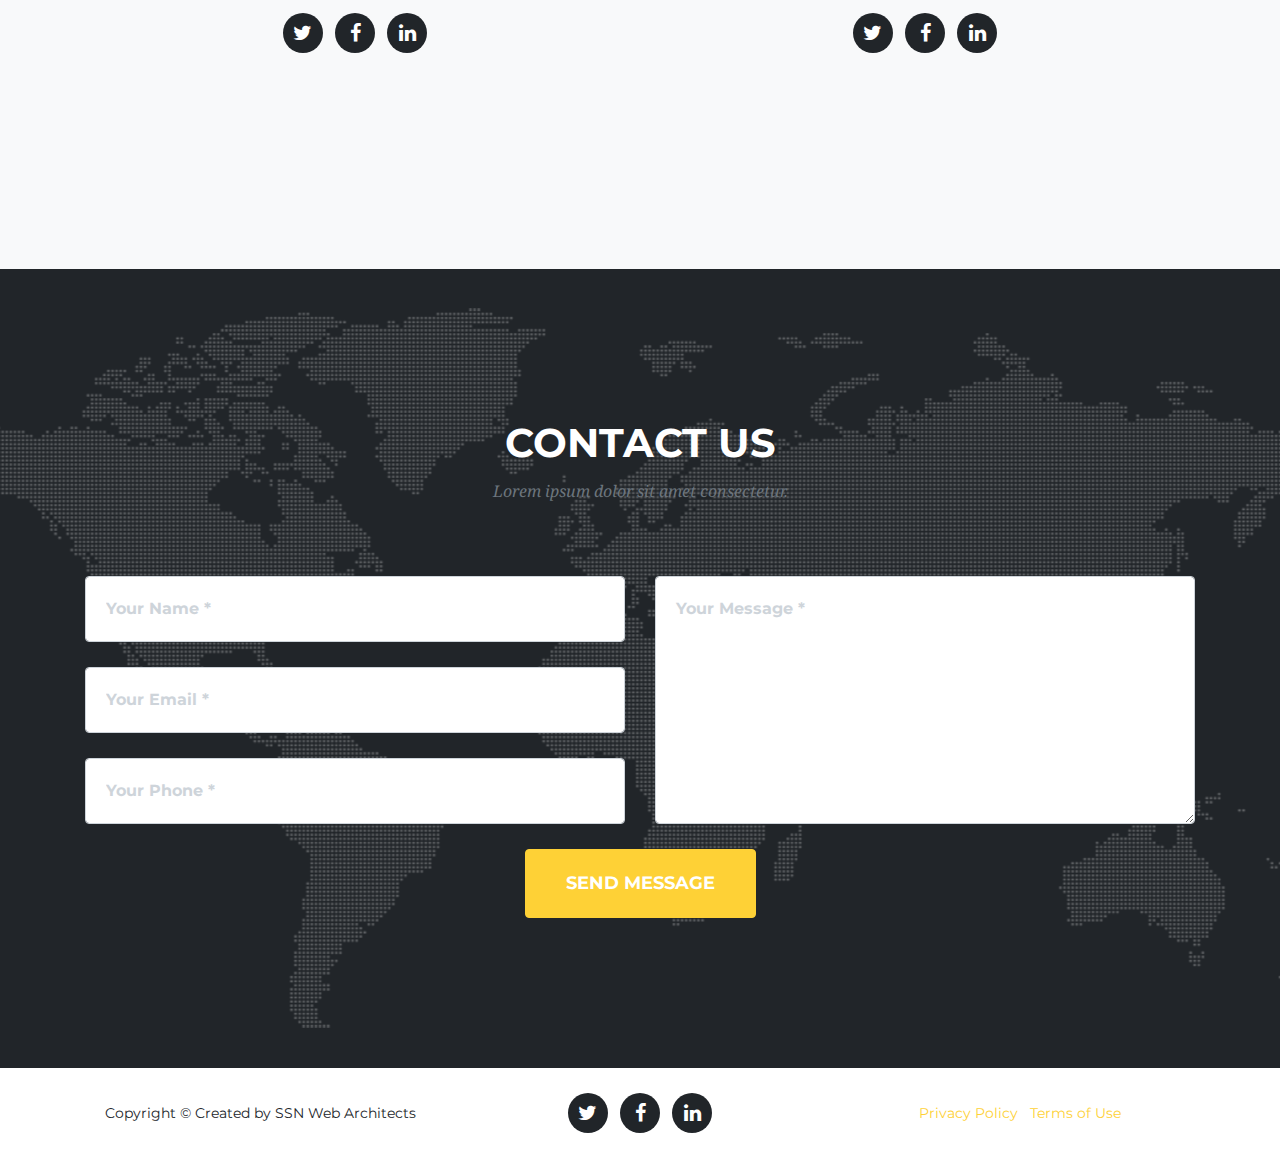
<file: managment.html>
<!DOCTYPE html>
<html lang="en">

  <head>
    <link rel="shortcut icon" type="image/png" href="img/logo.png"/>
    <meta charset="utf-8">
    <meta name="viewport" content="width=device-width, initial-scale=1, shrink-to-fit=no">
    <meta name="description" content="">
    <meta name="author" content="">

    <title>MCS Fasteners India Ltd.</title>

    <!-- Bootstrap core CSS -->
    <link href="vendor/bootstrap/css/bootstrap.min.css" rel="stylesheet">

    <!-- Custom fonts for this template -->
    <link href="vendor/font-awesome/css/font-awesome.min.css" rel="stylesheet" type="text/css">
    <link href="https://fonts.googleapis.com/css?family=Montserrat:400,700" rel="stylesheet" type="text/css">
    <link href='https://fonts.googleapis.com/css?family=Kaushan+Script' rel='stylesheet' type='text/css'>
    <link href='https://fonts.googleapis.com/css?family=Droid+Serif:400,700,400italic,700italic' rel='stylesheet' type='text/css'>
    <link href='https://fonts.googleapis.com/css?family=Roboto+Slab:400,100,300,700' rel='stylesheet' type='text/css'>

    <!-- Custom styles for this template -->
    <link href="css/agency.min.man.css" rel="stylesheet">

  </head>

  <body id="page-top">

    <!-- Navigation -->
    <nav class="navbar navbar-expand-sm bg-dark navbar-dark fixed-top" id="mainNav">
      <!-- Brand -->
      <a class="navbar-brand js-scroll-trigger" href="index.html">
        <img src="img/mcs.png" alt="MCS Fasteners" style="width:60px;height:60px;">
      </a>


      <!-- Links -->
      <div class="collapse navbar-collapse" id="navbarResponsive">
      <ul class="navbar-nav text-uppercase ml-auto">
        <li class="nav-item dropdown">
          <a class="nav-link dropdown-toggle" href="#" id="navbardrop" data-toggle="dropdown">
            Company
          </a>
          <div class="dropdown-menu">
            <a class="dropdown-item js-scroll-trigger" href="aboutus.html">About us</a>
            <a class="dropdown-item js-scroll-trigger" href="vision.html">Our Vision</a>
            <a class="dropdown-item js-scroll-trigger" href="#">Our Managment</a>
            <a class="dropdown-item js-scroll-trigger" href="milestone.html">Our Milestone</a>
          </div>
        </li>
        <li class="nav-item dropdown">
          <a class="nav-link dropdown-toggle"  href="#" id="navbardrop" data-toggle="dropdown">
            Products
          </a>
          <div class="dropdown-menu">
            <p class="dropdown-item">Product range</P>
            <a class="dropdown-item js-scroll-trigger" href="productrange.html">Stainless Steel Fasteners</a>
          </div>
        </li>

        <li class="nav-item dropdown">
          <a class="nav-link dropdown-toggle" href="#" id="navbardrop" data-toggle="dropdown">
            Sustainability
          </a>
          <div class="dropdown-menu">
            <a class="dropdown-item js-scroll-trigger" href="infra.html">Infrastructure Development</a>
          </div>
        </li>

        <li class="nav-item dropdown">
          <a class="nav-link dropdown-toggle" href="#" id="navbardrop" data-toggle="dropdown">
            Career
          </a>
          <div class="dropdown-menu">
            <a class="dropdown-item js-scroll-trigger" href="career.html">Vision & Mission</a>
            <a class="dropdown-item js-scroll-trigger" href="#">HR values</a>
            <a class="dropdown-item js-scroll-trigger" href="#">Working with us</a>
          </div>
        </li>

        <li class="nav-item dropdown">
          <a class="nav-link dropdown-toggle" href="#" id="navbardrop" data-toggle="dropdown">
            Quality
          </a>
          <div class="dropdown-menu">
            <a class="dropdown-item js-scroll-trigger" href="awards.html">Awards</a>
            <a class="dropdown-item js-scroll-trigger" href="quality.html">Our Quality</a>
            <a class="dropdown-item js-scroll-trigger" href="#">Newroom</a>
          </div>
        </li>

        <!-- Dropdown -->
        <li class="nav-item">
          <a class="nav-link js-scroll-trigger" href="#contact">Contact us</a>
        </li>
      </ul>
      <div>
    </nav>

    <!-- Header -->
    <header class="masthead">
      <div class="container">
        <div class="intro-text">
          <div class="intro-lead-in">Our Management</div>
          <div class="intro-heading text-uppercase"></div>
        </div>
      </div>
    </header>

    <!-- Team-->
    <section class="bg-light" id="team">
      <div class="container">
        <div class="row">
          <div class="col-lg-12 text-center">
            <h2 class="section-heading text-uppercase">Our Amazing Team</h2>
            <h3 class="section-subheading text-muted"></h3>
          </div>
        </div>
        <div class="row">
          <div class="col-sm-6">
            <div class="team-member">
              <img class="mx-auto rounded-circle" src="img/direc.jpg" alt="">
              <h4>RS Chaudhary</h4>
              <p class="text-muted">Managing Director</p>
              <p class="text-muted" style="padding-top:3px;">Diploma in Electrical in 1980 but always wanted to have a business of his own, single handedly founded the company in 1993 & expert of this industry with exp over 25 yrs. </p>
              <ul class="list-inline social-buttons">
                <li class="list-inline-item">
                  <a href="#">
                    <i class="fa fa-twitter"></i>
                  </a>
                </li>
                <li class="list-inline-item">
                  <a href="#">
                    <i class="fa fa-facebook"></i>
                  </a>
                </li>
                <li class="list-inline-item">
                  <a href="#">
                    <i class="fa fa-linkedin"></i>
                  </a>
                </li>
              </ul>
            </div>
          </div>

          <div class="col-sm-6">
            <div class="team-member">
              <img class="mx-auto rounded-circle" src="img/team/fac2.png" alt="">
              <h4>Praveen Bhayana</h4>
              <p class="text-muted">Manager</p>
              <p class="text-muted" style="padding-top:3px;">Commerce in graduate in (30yrs exp in auto manufacturing industries, previously worked with MNCs such as advik and sona koyo now known as jtekt. </p>
              <ul class="list-inline social-buttons">
                <li class="list-inline-item">
                  <a href="#">
                    <i class="fa fa-twitter"></i>
                  </a>
                </li>
                <li class="list-inline-item">
                  <a href="#">
                    <i class="fa fa-facebook"></i>
                  </a>
                </li>
                <li class="list-inline-item">
                  <a href="#">
                    <i class="fa fa-linkedin"></i>
                  </a>
                </li>
              </ul>
            </div>
          </div>
        </div>
        <div class="row">
          <div class="col-lg-8 mx-auto text-center">
            <p class="large text-muted"></p>
          </div>
        </div>
      </div>
    </section>



    <!-- Contact -->
    <section id="contact">
      <div class="container">
        <div class="row">
          <div class="col-lg-12 text-center">
            <h2 class="section-heading text-uppercase">Contact Us</h2>
            <h3 class="section-subheading text-muted">Lorem ipsum dolor sit amet consectetur.</h3>
          </div>
        </div>
        <div class="row">
          <div class="col-lg-12">
            <form id="contactForm" name="sentMessage" novalidate="novalidate">
              <div class="row">
                <div class="col-md-6">
                  <div class="form-group">
                    <input class="form-control" id="name" type="text" placeholder="Your Name *" required="required" data-validation-required-message="Please enter your name.">
                    <p class="help-block text-danger"></p>
                  </div>
                  <div class="form-group">
                    <input class="form-control" id="email" type="email" placeholder="Your Email *" required="required" data-validation-required-message="Please enter your email address.">
                    <p class="help-block text-danger"></p>
                  </div>
                  <div class="form-group">
                    <input class="form-control" id="phone" type="tel" placeholder="Your Phone *" required="required" data-validation-required-message="Please enter your phone number.">
                    <p class="help-block text-danger"></p>
                  </div>
                </div>
                <div class="col-md-6">
                  <div class="form-group">
                    <textarea class="form-control" id="message" placeholder="Your Message *" required="required" data-validation-required-message="Please enter a message."></textarea>
                    <p class="help-block text-danger"></p>
                  </div>
                </div>
                <div class="clearfix"></div>
                <div class="col-lg-12 text-center">
                  <div id="success"></div>
                  <button id="sendMessageButton" class="btn btn-primary btn-xl text-uppercase" type="submit">Send Message</button>
                </div>
              </div>
            </form>
          </div>
        </div>
      </div>
    </section>

    <!-- Footer -->
    <footer>
      <div class="container">
        <div class="row">
          <div class="col-md-4">
            <span class="copyright">Copyright &copy; Created by SSN Web Architects</span>
          </div>
          <div class="col-md-4">
            <ul class="list-inline social-buttons">
              <li class="list-inline-item">
                <a href="#">
                  <i class="fa fa-twitter"></i>
                </a>
              </li>
              <li class="list-inline-item">
                <a href="#">
                  <i class="fa fa-facebook"></i>
                </a>
              </li>
              <li class="list-inline-item">
                <a href="#">
                  <i class="fa fa-linkedin"></i>
                </a>
              </li>
            </ul>
          </div>
          <div class="col-md-4">
            <ul class="list-inline quicklinks">
              <li class="list-inline-item">
                <a href="#">Privacy Policy</a>
              </li>
              <li class="list-inline-item">
                <a href="#">Terms of Use</a>
              </li>
            </ul>
          </div>
        </div>
      </div>
    </footer>

    <!-- Facilities Modals -->



    <!-- Bootstrap core JavaScript -->
    <script src="vendor/jquery/jquery.min.js"></script>
    <script src="vendor/bootstrap/js/bootstrap.bundle.min.js"></script>

    <!-- Plugin JavaScript -->
    <script src="vendor/jquery-easing/jquery.easing.min.js"></script>

    <!-- Contact form JavaScript -->
    <script src="js/jqBootstrapValidation.js"></script>
    <script src="js/contact_me.js"></script>

    <!-- Custom scripts for this template -->
    <script src="js/agency.min.js"></script>

  </body>

</html>
</file>
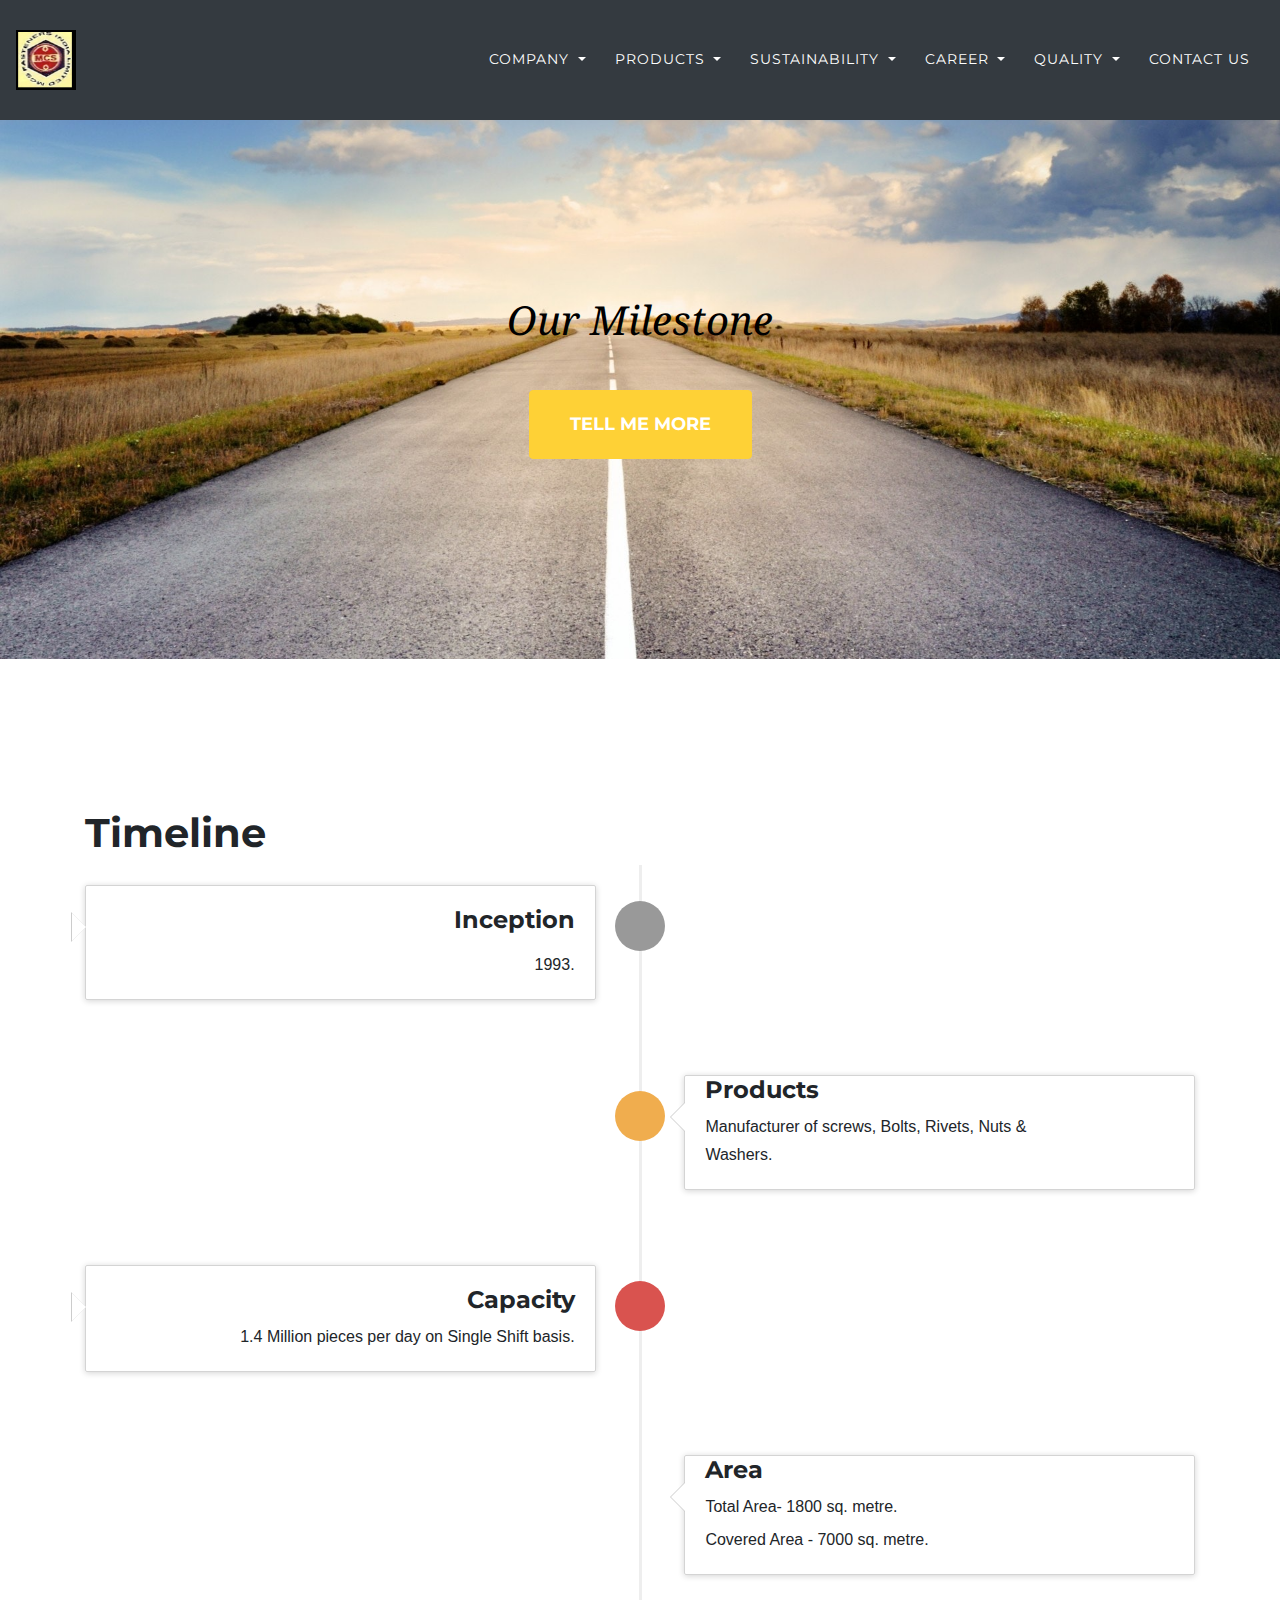
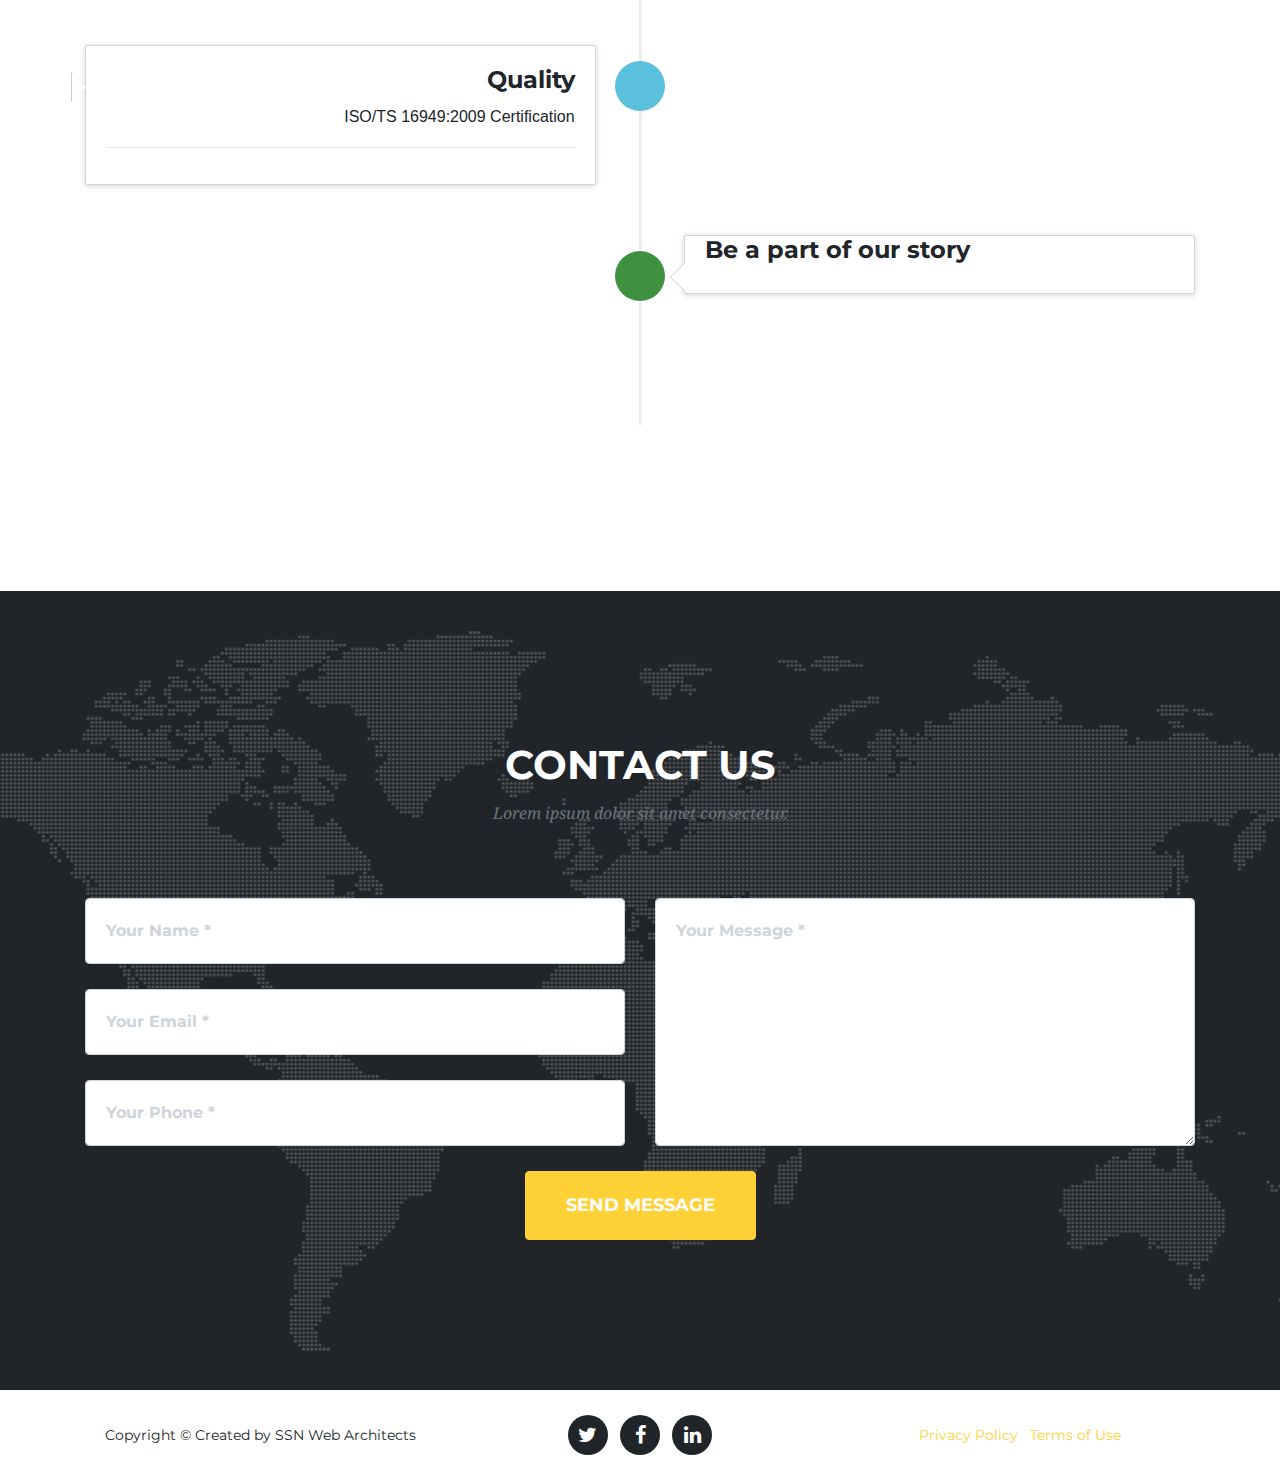
<file: milestone.html>
<!DOCTYPE html>
<html lang="en">

  <head>
    <link rel="shortcut icon" type="image/png" href="img/logo.png"/>
    <meta charset="utf-8">
    <meta name="viewport" content="width=device-width, initial-scale=1, shrink-to-fit=no">
    <meta name="description" content="">
    <meta name="author" content="">

    <title>Our Milestone</title>

    <!-- Bootstrap core CSS -->
    <link href="vendor/bootstrap/css/bootstrap.min.css" rel="stylesheet">

    <!-- Custom fonts for this template -->
    <link href="vendor/font-awesome/css/font-awesome.min.css" rel="stylesheet" type="text/css">
    <link href="https://fonts.googleapis.com/css?family=Montserrat:400,700" rel="stylesheet" type="text/css">
    <link href='https://fonts.googleapis.com/css?family=Kaushan+Script' rel='stylesheet' type='text/css'>
    <link href='https://fonts.googleapis.com/css?family=Droid+Serif:400,700,400italic,700italic' rel='stylesheet' type='text/css'>
    <link href='https://fonts.googleapis.com/css?family=Roboto+Slab:400,100,300,700' rel='stylesheet' type='text/css'>

    <!-- Custom styles for this template -->
    <link href="css/agency.min.mile.css" rel="stylesheet">
    <link href="css/mile.css" rel="stylesheet">

  </head>

  <body id="page-top">

    <!-- Navigation -->
    <nav class="navbar navbar-expand-sm bg-dark navbar-dark fixed-top" id="mainNav">
      <!-- Brand -->
      <a class="navbar-brand js-scroll-trigger" href="index.html">
        <img src="img/mcs.png" alt="MCS Fasteners" style="width:60px;height:60px;">
      </a>


      <!-- Links -->
      <div class="collapse navbar-collapse" id="navbarResponsive">
      <ul class="navbar-nav text-uppercase ml-auto">
        <li class="nav-item dropdown">
          <a class="nav-link dropdown-toggle" href="#" id="navbardrop" data-toggle="dropdown">
            Company
          </a>
          <div class="dropdown-menu">
            <a class="dropdown-item js-scroll-trigger" href="aboutus.html">About us</a>
            <a class="dropdown-item js-scroll-trigger" href="vision.html">Our Vision</a>
            <a class="dropdown-item js-scroll-trigger" href="managment.html">Our Managment</a>
            <a class="dropdown-item js-scroll-trigger" href="#">Our Milestone</a>
          </div>
        </li>
        <li class="nav-item dropdown">
          <a class="nav-link dropdown-toggle"  href="#" id="navbardrop" data-toggle="dropdown">
            Products
          </a>
          <div class="dropdown-menu">
            <p class="dropdown-item">Product range</P>
            <a class="dropdown-item js-scroll-trigger" href="productrange.html">Stainless Steel Fasteners</a>
          </div>
        </li>

        <li class="nav-item dropdown">
          <a class="nav-link dropdown-toggle" href="#" id="navbardrop" data-toggle="dropdown">
            Sustainability
          </a>
          <div class="dropdown-menu">
            <a class="dropdown-item js-scroll-trigger" href="infra.html">Infrastructure Development</a>
          </div>
        </li>

        <li class="nav-item dropdown">
          <a class="nav-link dropdown-toggle" href="#" id="navbardrop" data-toggle="dropdown">
            Career
          </a>
          <div class="dropdown-menu">
            <a class="dropdown-item js-scroll-trigger" href="career.html">Vision & Mission</a>
            <a class="dropdown-item js-scroll-trigger" href="#">HR values</a>
            <a class="dropdown-item js-scroll-trigger" href="#">Working with us</a>
          </div>
        </li>

        <li class="nav-item dropdown">
          <a class="nav-link dropdown-toggle" href="#" id="navbardrop" data-toggle="dropdown">
            Quality
          </a>
          <div class="dropdown-menu">
            <a class="dropdown-item js-scroll-trigger" href="awards.html">Awards</a>
            <a class="dropdown-item js-scroll-trigger" href="quality.html">Our Quality</a>
            <a class="dropdown-item js-scroll-trigger" href="#">Newroom</a>
          </div>
        </li>

        <!-- Dropdown -->
        <li class="nav-item">
          <a class="nav-link js-scroll-trigger" href="#contact">Contact us</a>
        </li>
      </ul>
      <div>
    </nav>

    <!-- Header -->
    <header class="masthead">
      <div class="container">
        <div class="intro-text">
          <div class="intro-lead-in" style="Color:black;">Our Milestone</div>
          <div class="intro-heading text-uppercase"></div>
          <a class="btn btn-primary btn-xl text-uppercase js-scroll-trigger" href="#services">Tell Me More</a>
        </div>
      </div>
    </header>

    <!-- Services -->
    <section id="services">
      <div class="container">
  <div class="page-header">
    <h1 id="timeline">Timeline</h1>
  </div>
  <ul class="timeline">
    <li>
      <div class="timeline-badge"><i class="glyphicon glyphicon-check"></i></div>
      <div class="timeline-panel">
        <div class="timeline-heading">
          <h4 class="timeline-title">Inception</h4>
          <p><small class="text-muted"><i class="glyphicon glyphicon-time"></i></small></p>
        </div>
        <div class="timeline-body">
          <p>1993.</p>
        </div>
      </div>
    </li>
    <li class="timeline-inverted">
      <div class="timeline-badge warning"><i class="glyphicon glyphicon-credit-card"></i></div>
      <div class="timeline-panel">
        <div class="timeline-heading">
          <h4 class="timeline-title">Products</h4>
        </div>
        <div class="timeline-body">
          <p>Manufacturer of screws, Bolts, Rivets, Nuts & Washers.</p>
        </div>
      </div>
    </li>
    <li>
      <div class="timeline-badge danger"><i class="glyphicon glyphicon-credit-card"></i></div>
      <div class="timeline-panel">
        <div class="timeline-heading">
          <h4 class="timeline-title">Capacity</h4>
        </div>
        <div class="timeline-body">
          <p>1.4 Million pieces per day on Single Shift basis.</p>
        </div>
      </div>
    </li>
    <li class="timeline-inverted">
      <div class="timeline-panel">
        <div class="timeline-heading">
          <h4 class="timeline-title">Area</h4>
        </div>
        <div class="timeline-body">
          <p>Total Area- 1800 sq. metre.</p>
          <p>Covered Area - 7000 sq. metre.</p>
        </div>
      </div>
    </li>
    <li>
      <div class="timeline-badge info"><i class="glyphicon glyphicon-floppy-disk"></i></div>
      <div class="timeline-panel">
        <div class="timeline-heading">
          <h4 class="timeline-title">Quality</h4>
        </div>
        <div class="timeline-body">
          <p>ISO/TS 16949:2009 Certification</p>
          <hr>
        </div>
      </div>
    </li>
    <li class="timeline-inverted">
      <div class="timeline-badge success"><i class="glyphicon glyphicon-thumbs-up"></i></div>
      <div class="timeline-panel">
        <div class="timeline-heading">
          <h4 class="timeline-title">Be a part of our story</h4>
        </div>
        <div class="timeline-body">
          <p></p>
        </div>
      </div>
    </li>
  </ul>
</div>
    </section>



    <!-- Contact -->
    <section id="contact">
      <div class="container">
        <div class="row">
          <div class="col-lg-12 text-center">
            <h2 class="section-heading text-uppercase">Contact Us</h2>
            <h3 class="section-subheading text-muted">Lorem ipsum dolor sit amet consectetur.</h3>
          </div>
        </div>
        <div class="row">
          <div class="col-lg-12">
            <form id="contactForm" name="sentMessage" novalidate="novalidate">
              <div class="row">
                <div class="col-md-6">
                  <div class="form-group">
                    <input class="form-control" id="name" type="text" placeholder="Your Name *" required="required" data-validation-required-message="Please enter your name.">
                    <p class="help-block text-danger"></p>
                  </div>
                  <div class="form-group">
                    <input class="form-control" id="email" type="email" placeholder="Your Email *" required="required" data-validation-required-message="Please enter your email address.">
                    <p class="help-block text-danger"></p>
                  </div>
                  <div class="form-group">
                    <input class="form-control" id="phone" type="tel" placeholder="Your Phone *" required="required" data-validation-required-message="Please enter your phone number.">
                    <p class="help-block text-danger"></p>
                  </div>
                </div>
                <div class="col-md-6">
                  <div class="form-group">
                    <textarea class="form-control" id="message" placeholder="Your Message *" required="required" data-validation-required-message="Please enter a message."></textarea>
                    <p class="help-block text-danger"></p>
                  </div>
                </div>
                <div class="clearfix"></div>
                <div class="col-lg-12 text-center">
                  <div id="success"></div>
                  <button id="sendMessageButton" class="btn btn-primary btn-xl text-uppercase" type="submit">Send Message</button>
                </div>
              </div>
            </form>
          </div>
        </div>
      </div>
    </section>

    <!-- Footer -->
    <footer>
      <div class="container">
        <div class="row">
          <div class="col-md-4">
            <span class="copyright">Copyright &copy; Created by SSN Web Architects</span>
          </div>
          <div class="col-md-4">
            <ul class="list-inline social-buttons">
              <li class="list-inline-item">
                <a href="#">
                  <i class="fa fa-twitter"></i>
                </a>
              </li>
              <li class="list-inline-item">
                <a href="#">
                  <i class="fa fa-facebook"></i>
                </a>
              </li>
              <li class="list-inline-item">
                <a href="#">
                  <i class="fa fa-linkedin"></i>
                </a>
              </li>
            </ul>
          </div>
          <div class="col-md-4">
            <ul class="list-inline quicklinks">
              <li class="list-inline-item">
                <a href="#">Privacy Policy</a>
              </li>
              <li class="list-inline-item">
                <a href="#">Terms of Use</a>
              </li>
            </ul>
          </div>
        </div>
      </div>
    </footer>

    <!-- Facilities Modals -->



    <!-- Bootstrap core JavaScript -->
    <script src="vendor/jquery/jquery.min.js"></script>
    <script src="vendor/bootstrap/js/bootstrap.bundle.min.js"></script>

    <!-- Plugin JavaScript -->
    <script src="vendor/jquery-easing/jquery.easing.min.js"></script>

    <!-- Contact form JavaScript -->
    <script src="js/jqBootstrapValidation.js"></script>
    <script src="js/contact_me.js"></script>

    <!-- Custom scripts for this template -->
    <script src="js/agency.min.js"></script>

  </body>

</html>
</file>
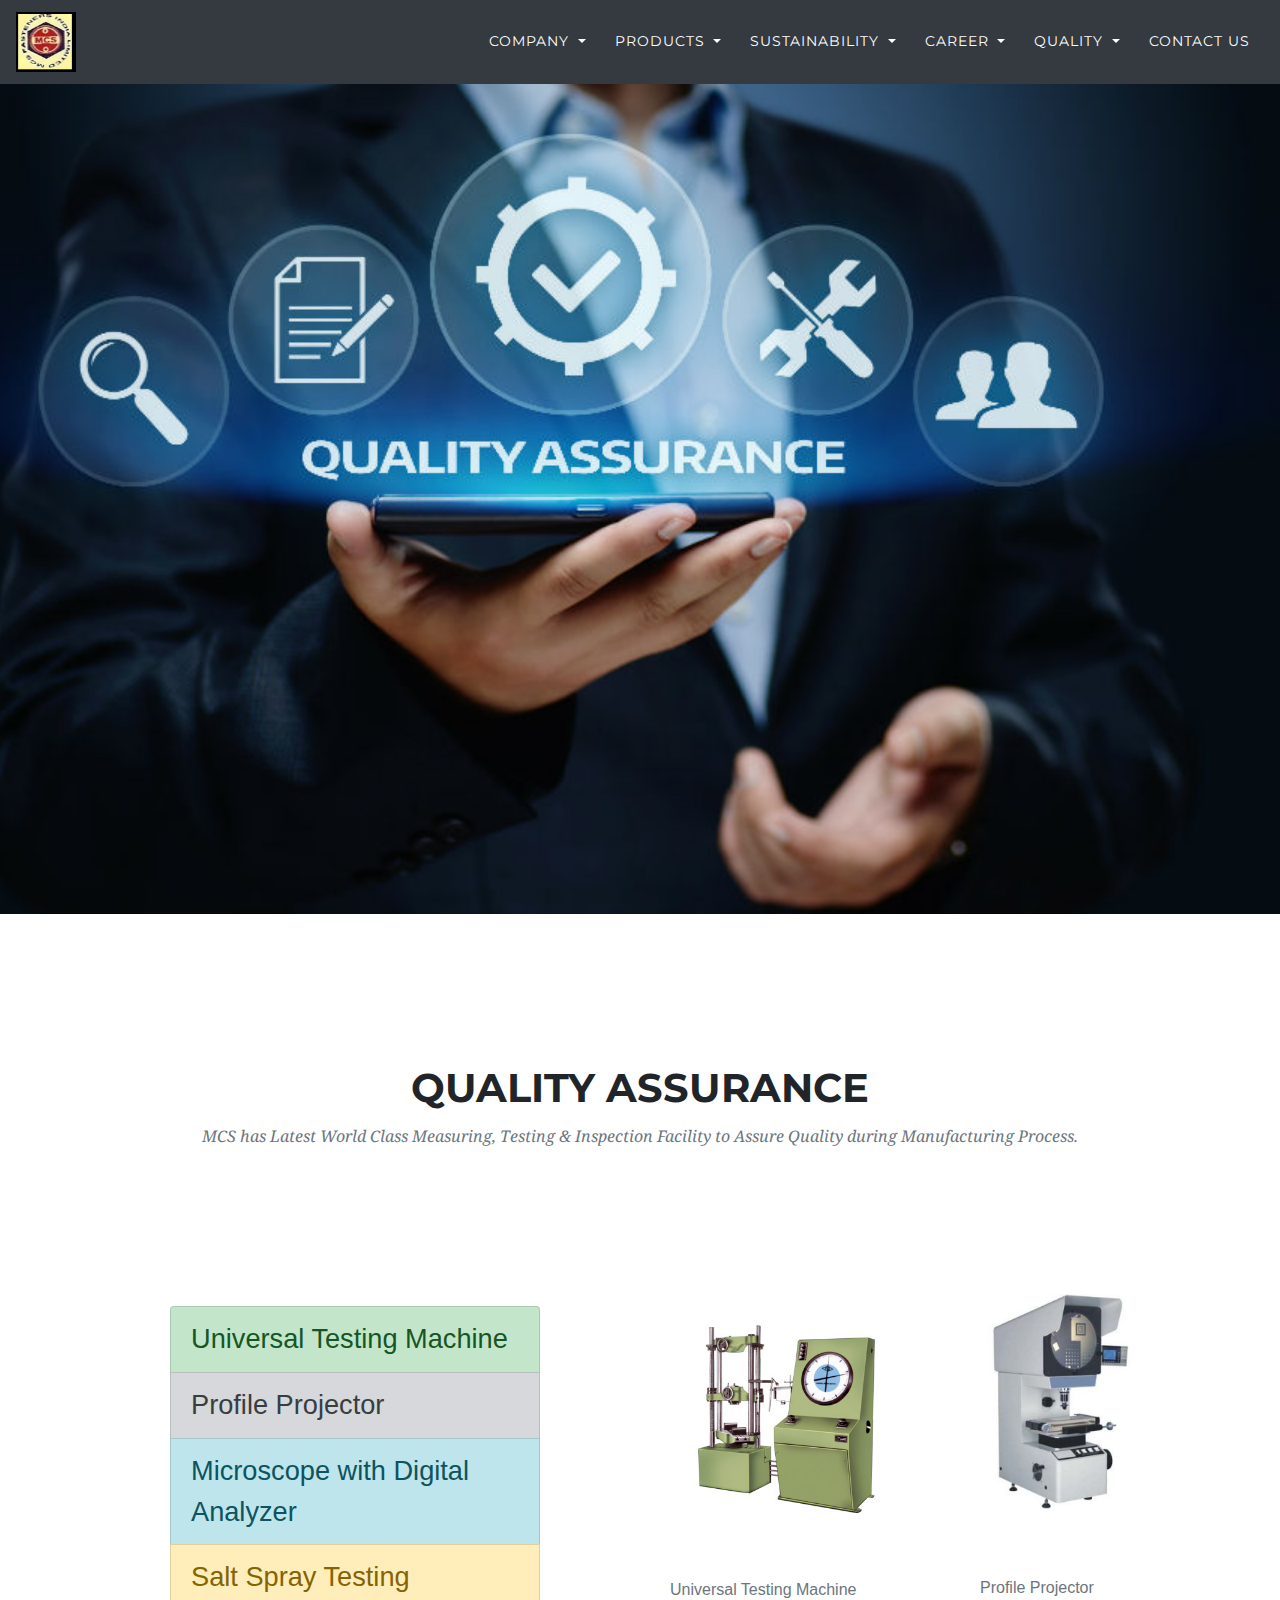
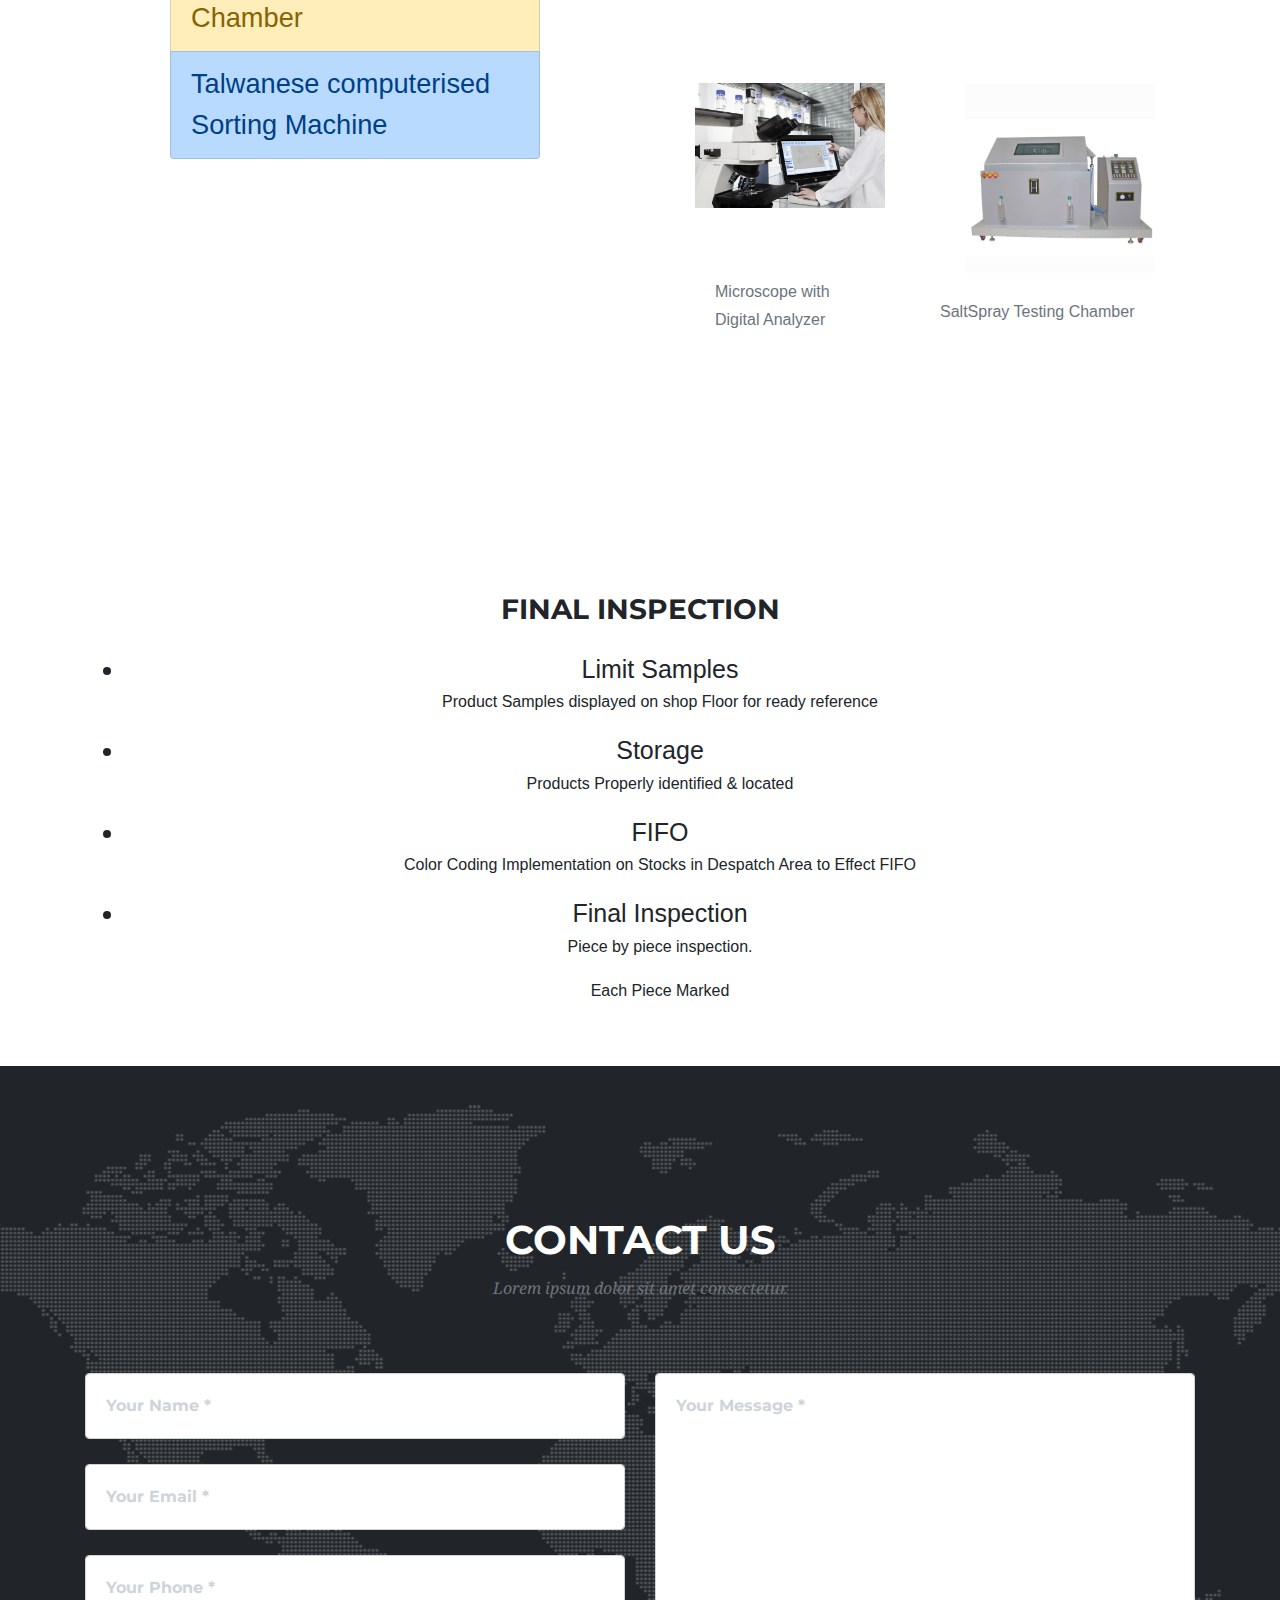
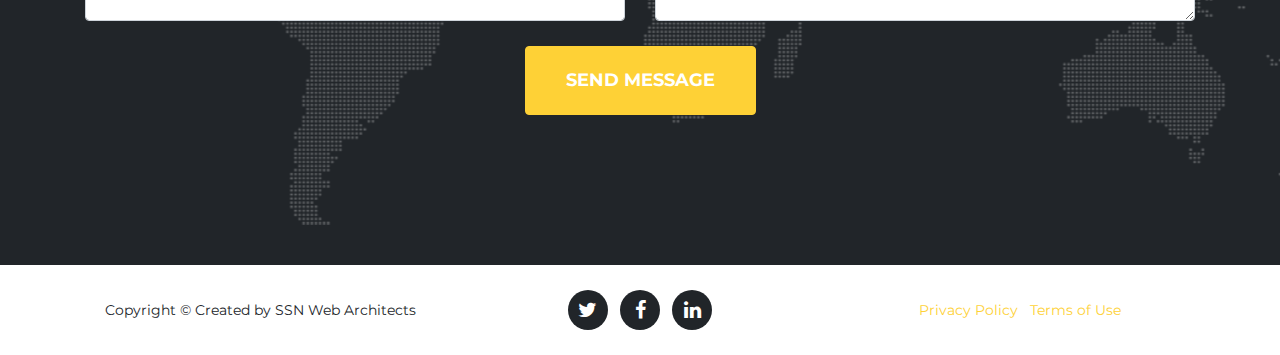
<file: quality.html>
<!DOCTYPE html>
<html lang="en">

  <head>
    <link rel="shortcut icon" type="image/png" href="img/logo.png"/>
    <meta charset="utf-8">
    <meta name="viewport" content="width=device-width, initial-scale=1, shrink-to-fit=no">
    <meta name="description" content="">
    <meta name="author" content="">

    <title>Quality assurance</title>

    <!-- Bootstrap core CSS -->
    <link href="vendor/bootstrap/css/bootstrap.min.css" rel="stylesheet">

    <!-- Custom fonts for this template -->
    <link href="vendor/font-awesome/css/font-awesome.min.css" rel="stylesheet" type="text/css">
    <link href="https://fonts.googleapis.com/css?family=Montserrat:400,700" rel="stylesheet" type="text/css">
    <link href='https://fonts.googleapis.com/css?family=Kaushan+Script' rel='stylesheet' type='text/css'>
    <link href='https://fonts.googleapis.com/css?family=Droid+Serif:400,700,400italic,700italic' rel='stylesheet' type='text/css'>
    <link href='https://fonts.googleapis.com/css?family=Roboto+Slab:400,100,300,700' rel='stylesheet' type='text/css'>

    <!-- Custom styles for this template -->
    <link href="css/agency.min.quality.css" rel="stylesheet">

  </head>

  <body id="page-top">

    <!-- Navigation -->
    <nav class="navbar navbar-expand-sm bg-dark navbar-dark fixed-top" id="mainNav">
      <!-- Brand -->
      <a class="navbar-brand js-scroll-trigger" href="index.html">
        <img src="img/mcs.png" alt="MCS Fasteners" style="width:60px;height:60px;">
      </a>


      <!-- Links -->
      <div class="collapse navbar-collapse" id="navbarResponsive">
      <ul class="navbar-nav text-uppercase ml-auto">
        <li class="nav-item dropdown">
          <a class="nav-link dropdown-toggle" href="#" id="navbardrop" data-toggle="dropdown">
            Company
          </a>
          <div class="dropdown-menu">
            <a class="dropdown-item js-scroll-trigger" href="aboutus.html">About us</a>
            <a class="dropdown-item js-scroll-trigger" href="vision.html">Our Vision</a>
            <a class="dropdown-item js-scroll-trigger" href="managment.html">Our Managment</a>
            <a class="dropdown-item js-scroll-trigger" href="milestone.html">Our Milestone</a>
          </div>
        </li>
        <li class="nav-item dropdown">
          <a class="nav-link dropdown-toggle"  href="#" id="navbardrop" data-toggle="dropdown">
            Products
          </a>
          <div class="dropdown-menu">
            <p class="dropdown-item">Product range</P>
            <a class="dropdown-item js-scroll-trigger" href="productrange.html">Stainless Steel Fasteners</a>
          </div>
        </li>

        <li class="nav-item dropdown">
          <a class="nav-link dropdown-toggle" href="#" id="navbardrop" data-toggle="dropdown">
            Sustainability
          </a>
          <div class="dropdown-menu">
            <a class="dropdown-item js-scroll-trigger" href="infra.html">Infrastructure Development</a>
          </div>
        </li>

        <li class="nav-item dropdown">
          <a class="nav-link dropdown-toggle" href="#" id="navbardrop" data-toggle="dropdown">
            Career
          </a>
          <div class="dropdown-menu">
            <a class="dropdown-item js-scroll-trigger" href="career.html">Vision & Mission</a>
            <a class="dropdown-item js-scroll-trigger" href="#">HR values</a>
            <a class="dropdown-item js-scroll-trigger" href="#">Working with us</a>
          </div>
        </li>

        <li class="nav-item dropdown">
          <a class="nav-link dropdown-toggle" href="#" id="navbardrop" data-toggle="dropdown">
            Quality
          </a>
          <div class="dropdown-menu">
            <a class="dropdown-item js-scroll-trigger" href="awards.html">Awards</a>
            <a class="dropdown-item js-scroll-trigger" href="quality.html">Our Quality</a>
            <a class="dropdown-item js-scroll-trigger" href="#">Newroom</a>
          </div>
        </li>

        <!-- Dropdown -->
        <li class="nav-item">
          <a class="nav-link js-scroll-trigger" href="#contact">Contact us</a>
        </li>
      </ul>
      <div>
    </nav>

    <!-- Header -->
    <header class="masthead">
      <div class="container">
        <div class="intro-text">
          <div class="intro-lead-in"></div>
          <div class="intro-heading text-uppercase"></div>
        </div>
      </div>
    </header>

    <!-- Services -->
    <section id="about">
      <div class="container">
        <div class="row">
          <div class="col-lg-12 text-center">
            <h2 class="section-heading text-uppercase">Quality assurance</h2>
            <h3 class="section-subheading text-muted">MCS has Latest World Class Measuring, Testing & Inspection Facility to Assure Quality during Manufacturing Process.</h3>
          </div>
        </div>
        <div class="row ">
          <div class="col-md-6">
            <h4 class="service-heading text-center"></h4>
            <ul class="list-group" style="font-size:170%; margin:85px;">
  <li class="list-group-item list-group-item-success">Universal Testing Machine</li>
  <li class="list-group-item list-group-item-secondary">Profile Projector</li>
  <li class="list-group-item list-group-item-info">Microscope with Digital Analyzer</li>
  <li class="list-group-item list-group-item-warning">Salt Spray Testing Chamber</li>
  <li class="list-group-item list-group-item-primary">Talwanese computerised Sorting Machine</li>
</ul>
          </div>
          <div class="col-md-6">
            <section class="py-5">
              <div class="container">
                <div class="row">
                  <div class="col-md-6 col-sm-6">
                    <a href="#">
                      <img class="img-fluid d-block mx-auto" src="img/quality1.jpg" alt="" style="padding: 25px;"	>
                      <h4></h4>
                      <p class="text-muted">Universal Testing Machine</p>
                    </a>
                  </div>
                  <div class="col-md-6 col-sm-6">
                    <a href="#">
                      <img class="img-fluid d-block mx-auto" src="img/quality2.jpg" alt="" style="padding: 25px;"	>
                      <p class="text-muted" style="padding: 40px;">Profile Projector</p>
                    </a>
                  </div>
                  <div class="col-md-6 col-sm-6">
                    <a href="#">
                      <img class="img-fluid d-block mx-auto" src="img/quality5.png" alt="" style="padding: 25px;"	>
                      <p class="text-muted" style="padding: 45px;">Microscope with Digital Analyzer</p>
                    </a>
                  </div>
                  <div class="col-md-6 col-sm-6">
                    <a href="#">
                      <img class="img-fluid d-block mx-auto" src="img/quality4.jpg" alt="" style="padding: 25px;">
                      <p class="text-muted">SaltSpray Testing Chamber</p>
                    </a>
                  </div>

                </div>
              </div>
            </section>

          </div>
            </section>
          </div>
        </div>
      </div>

        <div class="container" style="padding-bottom:45px;">
          <div class="row">
            <div class="col-lg-12 text-center">
              <h3 class="section-heading text-uppercase">Final Inspection</h2>
              <h3 class="section-subheading text-muted"></h3>
            </div>
          </div>
          <div class="row">
            <div class="col-lg-12">
              <p class="text-muted">
                <ul class="text-center">
                  <li style="font-size:25px">Limit Samples</li>
                  <p>Product Samples displayed on shop Floor for ready reference</p>
                  <li style="font-size:25px">Storage</li>
                  <p>Products Properly identified & located</p>
                  <li style="font-size:25px">FIFO</li>
                  <p>Color Coding Implementation on Stocks in Despatch Area to Effect FIFO</p>
                  <li style="font-size:25px">Final Inspection</li>
                  <p>Piece by piece inspection.</p>
                  <p>Each Piece Marked</p>

                </ul>
              </p>
            </div>
          </div>

        </div>


    <!-- Contact -->
    <section id="contact">
      <div class="container">
        <div class="row">
          <div class="col-lg-12 text-center">
            <h2 class="section-heading text-uppercase">Contact Us</h2>
            <h3 class="section-subheading text-muted">Lorem ipsum dolor sit amet consectetur.</h3>
          </div>
        </div>
        <div class="row">
          <div class="col-lg-12">
            <form id="contactForm" name="sentMessage" novalidate="novalidate">
              <div class="row">
                <div class="col-md-6">
                  <div class="form-group">
                    <input class="form-control" id="name" type="text" placeholder="Your Name *" required="required" data-validation-required-message="Please enter your name.">
                    <p class="help-block text-danger"></p>
                  </div>
                  <div class="form-group">
                    <input class="form-control" id="email" type="email" placeholder="Your Email *" required="required" data-validation-required-message="Please enter your email address.">
                    <p class="help-block text-danger"></p>
                  </div>
                  <div class="form-group">
                    <input class="form-control" id="phone" type="tel" placeholder="Your Phone *" required="required" data-validation-required-message="Please enter your phone number.">
                    <p class="help-block text-danger"></p>
                  </div>
                </div>
                <div class="col-md-6">
                  <div class="form-group">
                    <textarea class="form-control" id="message" placeholder="Your Message *" required="required" data-validation-required-message="Please enter a message."></textarea>
                    <p class="help-block text-danger"></p>
                  </div>
                </div>
                <div class="clearfix"></div>
                <div class="col-lg-12 text-center">
                  <div id="success"></div>
                  <button id="sendMessageButton" class="btn btn-primary btn-xl text-uppercase" type="submit">Send Message</button>
                </div>
              </div>
            </form>
          </div>
        </div>
      </div>
    </section>

    <!-- Footer -->
    <footer>
      <div class="container">
        <div class="row">
          <div class="col-md-4">
            <span class="copyright">Copyright &copy; Created by SSN Web Architects</span>
          </div>
          <div class="col-md-4">
            <ul class="list-inline social-buttons">
              <li class="list-inline-item">
                <a href="#">
                  <i class="fa fa-twitter"></i>
                </a>
              </li>
              <li class="list-inline-item">
                <a href="#">
                  <i class="fa fa-facebook"></i>
                </a>
              </li>
              <li class="list-inline-item">
                <a href="#">
                  <i class="fa fa-linkedin"></i>
                </a>
              </li>
            </ul>
          </div>
          <div class="col-md-4">
            <ul class="list-inline quicklinks">
              <li class="list-inline-item">
                <a href="#">Privacy Policy</a>
              </li>
              <li class="list-inline-item">
                <a href="#">Terms of Use</a>
              </li>
            </ul>
          </div>
        </div>
      </div>
    </footer>

    <!-- Facilities Modals -->



    <!-- Bootstrap core JavaScript -->
    <script src="vendor/jquery/jquery.min.js"></script>
    <script src="vendor/bootstrap/js/bootstrap.bundle.min.js"></script>

    <!-- Plugin JavaScript -->
    <script src="vendor/jquery-easing/jquery.easing.min.js"></script>

    <!-- Contact form JavaScript -->
    <script src="js/jqBootstrapValidation.js"></script>
    <script src="js/contact_me.js"></script>

    <!-- Custom scripts for this template -->
    <script src="js/agency.min.js"></script>

  </body>

</html>
</file>
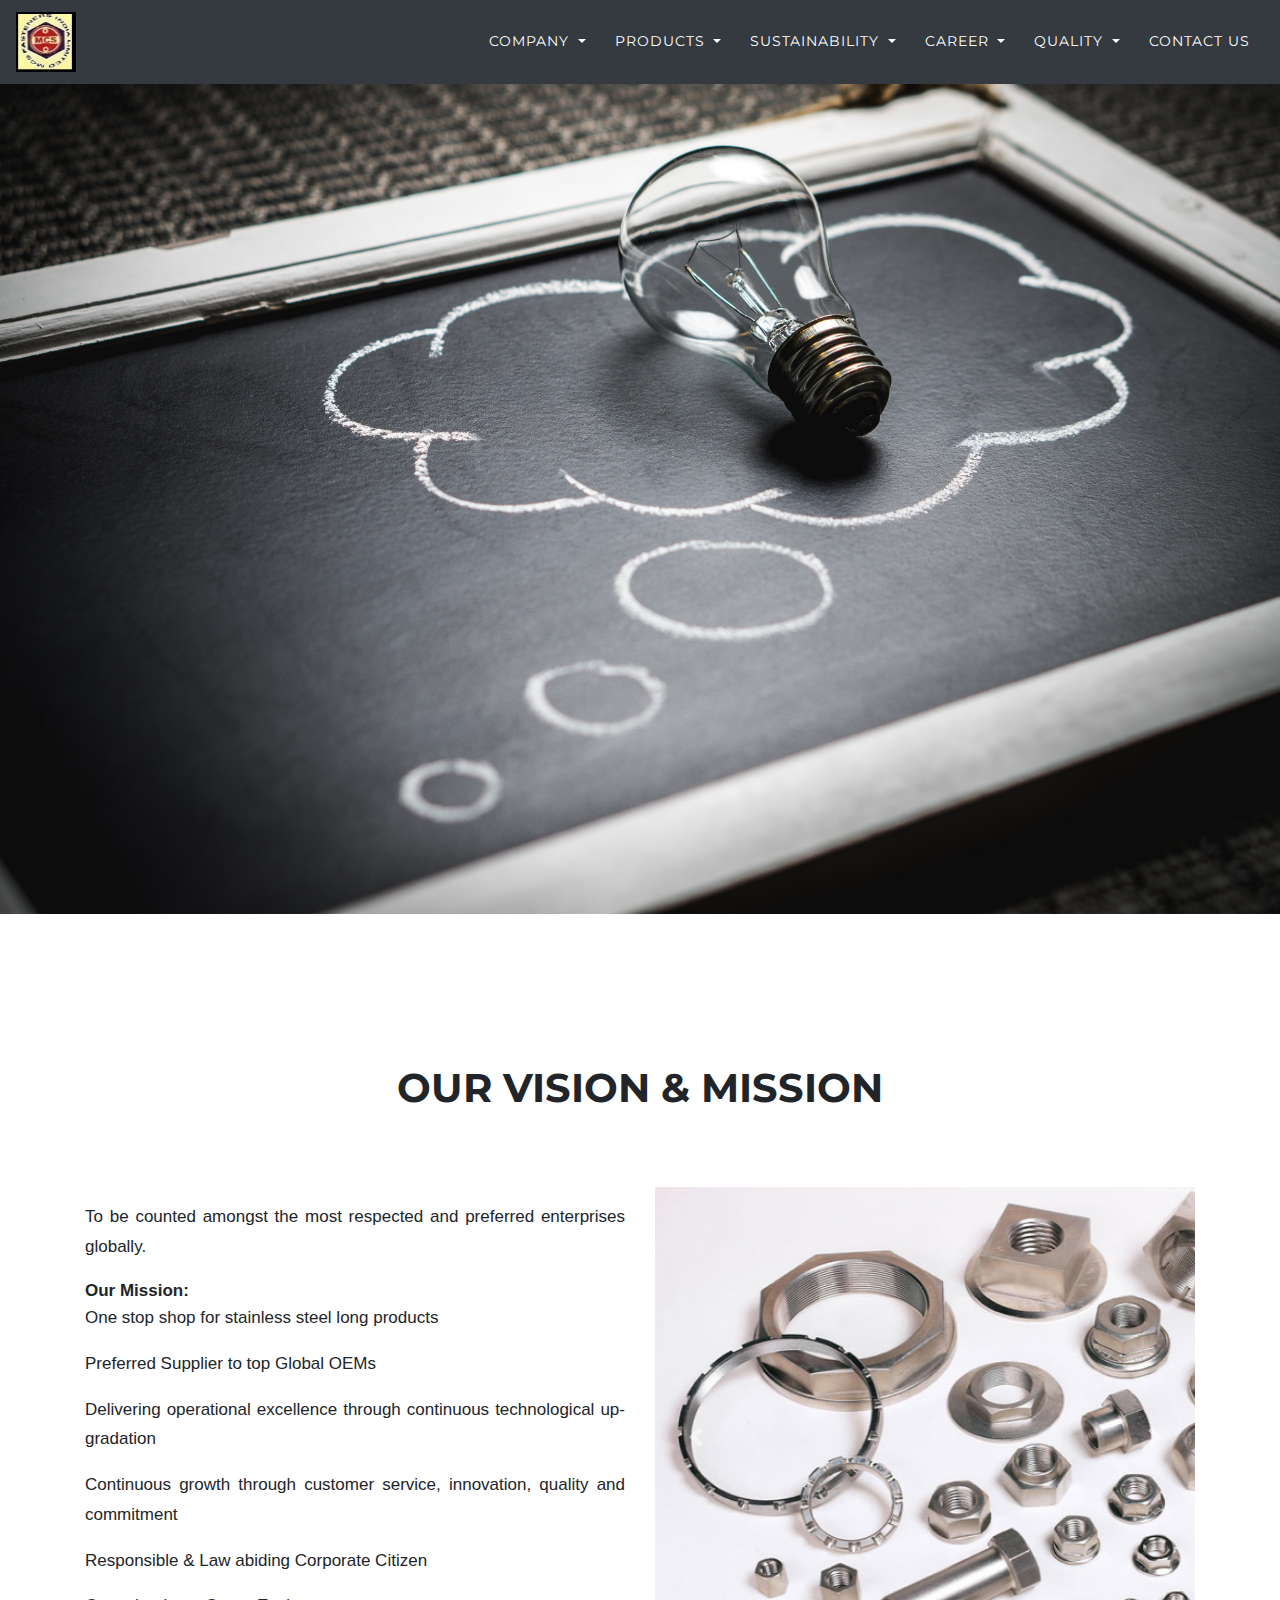
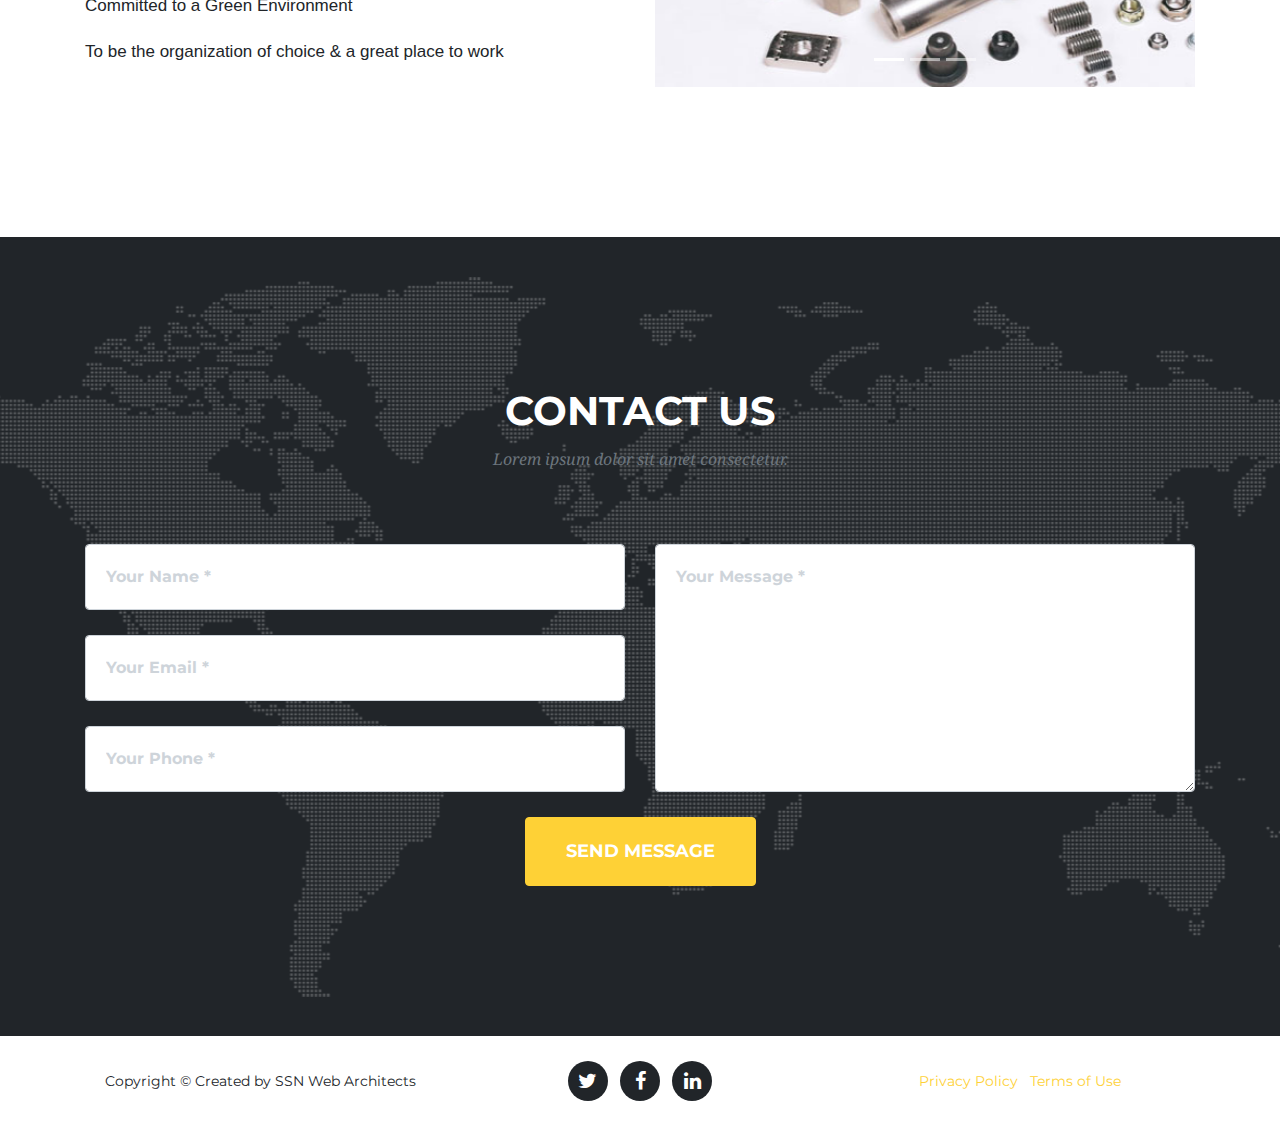
<file: vision.html>
<!DOCTYPE html>
<html lang="en">

  <head>
    <link rel="shortcut icon" type="image/png" href="img/logo.png"/>
    <meta charset="utf-8">
    <meta name="viewport" content="width=device-width, initial-scale=1, shrink-to-fit=no">
    <meta name="description" content="">
    <meta name="author" content="">

    <title>Our Vision</title>

    <!-- Bootstrap core CSS -->
    <link href="vendor/bootstrap/css/bootstrap.min.css" rel="stylesheet">

    <!-- Custom fonts for this template -->
    <link href="vendor/font-awesome/css/font-awesome.min.css" rel="stylesheet" type="text/css">
    <link href="https://fonts.googleapis.com/css?family=Montserrat:400,700" rel="stylesheet" type="text/css">
    <link href='https://fonts.googleapis.com/css?family=Kaushan+Script' rel='stylesheet' type='text/css'>
    <link href='https://fonts.googleapis.com/css?family=Droid+Serif:400,700,400italic,700italic' rel='stylesheet' type='text/css'>
    <link href='https://fonts.googleapis.com/css?family=Roboto+Slab:400,100,300,700' rel='stylesheet' type='text/css'>

    <!-- Custom styles for this template -->
    <link href="css/agency.min.vision.css" rel="stylesheet">

  </head>

  <body id="page-top">

    <!-- Navigation -->
    <nav class="navbar navbar-expand-sm bg-dark navbar-dark fixed-top" id="mainNav">
      <!-- Brand -->
      <a class="navbar-brand js-scroll-trigger" href="index.html">
        <img src="img/mcs.png" alt="MCS Fasteners" style="width:60px;height:60px;">
      </a>


      <!-- Links -->
      <div class="collapse navbar-collapse" id="navbarResponsive">
      <ul class="navbar-nav text-uppercase ml-auto">
        <li class="nav-item dropdown">
          <a class="nav-link dropdown-toggle" href="#" id="navbardrop" data-toggle="dropdown">
            Company
          </a>
          <div class="dropdown-menu">
            <a class="dropdown-item js-scroll-trigger" href="aboutus.html">About us</a>
            <a class="dropdown-item js-scroll-trigger" href="#">Our Vision</a>
            <a class="dropdown-item js-scroll-trigger" href="managment.html">Our Managment</a>
            <a class="dropdown-item js-scroll-trigger" href="milestone.html">Our Milestone</a>
          </div>
        </li>
        <li class="nav-item dropdown">
          <a class="nav-link dropdown-toggle"  href="#" id="navbardrop" data-toggle="dropdown">
            Products
          </a>
          <div class="dropdown-menu">
            <p class="dropdown-item">Product range</P>
            <a class="dropdown-item js-scroll-trigger" href="productrange.html">Stainless Steel Fasteners</a>
          </div>
        </li>

        <li class="nav-item dropdown">
          <a class="nav-link dropdown-toggle" href="#" id="navbardrop" data-toggle="dropdown">
            Sustainability
          </a>
          <div class="dropdown-menu">
            <a class="dropdown-item js-scroll-trigger" href="infra.html">Infrastructure Development</a>
          </div>
        </li>

        <li class="nav-item dropdown">
          <a class="nav-link dropdown-toggle" href="#" id="navbardrop" data-toggle="dropdown">
            Career
          </a>
          <div class="dropdown-menu">
            <a class="dropdown-item js-scroll-trigger" href="career.html">Vision & Mission</a>
            <a class="dropdown-item js-scroll-trigger" href="#">HR values</a>
            <a class="dropdown-item js-scroll-trigger" href="#">Working with us</a>
          </div>
        </li>

        <li class="nav-item dropdown">
          <a class="nav-link dropdown-toggle" href="#" id="navbardrop" data-toggle="dropdown">
            Quality
          </a>
          <div class="dropdown-menu">
            <a class="dropdown-item js-scroll-trigger" href="awards.html">Awards</a>
            <a class="dropdown-item js-scroll-trigger" href="quality.html">Our Quality</a>
            <a class="dropdown-item js-scroll-trigger" href="#">Newroom</a>
          </div>
        </li>

        <!-- Dropdown -->
        <li class="nav-item">
          <a class="nav-link js-scroll-trigger" href="#contact">Contact us</a>
        </li>
      </ul>
      <div>
    </nav>

    <!-- Header -->
    <header class="masthead">
      <div class="container">
        <div class="intro-text">
          <div class="intro-lead-in"></div>
          <!--
          <div class="intro-heading text-uppercase"></div>
          <a class="btn btn-primary btn-xl text-uppercase js-scroll-trigger" href="#services">Tell Me More</a>
        </div>
      -->
      </div>
    </header>

    <!-- Services -->
    <section id="services">
      <div class="container">
        <div class="row">
          <div class="col-lg-12 text-center">
            <h2 class="section-heading text-uppercase">Our Vision & Mission</h2>
            <h3 class="section-subheading text-muted"></h3>
          </div>
        </div>
        <div class="row ">
          <div class="col-md-6">
            <h4 class="service-heading text-center"></h4>
            <div style="text-align: justify;text-justify: inter-word;font-size:17px;">
            <p>
              To be counted amongst the most respected and preferred enterprises globally.</p>
              <b>Our Mission:</b>
              <p>One stop shop for stainless steel long products</p>
<p>Preferred Supplier to top Global OEMs</p>
<p>Delivering operational excellence through continuous technological up-gradation</p>
<p>Continuous growth through customer service, innovation, quality and commitment</p>
<p>Responsible & Law abiding Corporate Citizen</p>
<p>Committed to a Green Environment</p>
<p>To be the organization of choice & a great place to work</p>
</div>

          </div>
          <div class="col-md-6">
            <div id="demo" class="carousel slide" data-ride="carousel">
      <ul class="carousel-indicators">
        <li data-target="#demo" data-slide-to="0" class="active"></li>
        <li data-target="#demo" data-slide-to="1"></li>
        <li data-target="#demo" data-slide-to="2"></li>
      </ul>
      <div class="carousel-inner">
        <div class="carousel-item active">
          <img src="img/vision2.jpg" alt="Los Angeles" width="800" height="500">
          <div class="carousel-caption">
            <h3 style="color:black"></h3>
            <p></p>
          </div>
        </div>
        <div class="carousel-item">
          <img src="img/vision4.jpg" alt="New York" width="1100" height="500">
          <div class="carousel-caption">
            <h3></h3>
            <p></p>
          </div>
        </div>
        <div class="carousel-item">
          <img src="img/vision3.jpg" alt="Chicago" width="1100" height="500">
          <div class="carousel-caption">
            <h3></h3>
            <p></p>
          </div>
        </div>
      </div>
      <a class="carousel-control-prev" href="#demo" data-slide="prev">
        <span class="carousel-control-prev-icon"></span>
      </a>
      <a class="carousel-control-next" href="#demo" data-slide="next">
        <span class="carousel-control-next-icon"></span>
      </a>
    </div>
          </div>
        </div>
      </div>
    </section>



    <!-- Contact -->
    <section id="contact">
      <div class="container">
        <div class="row">
          <div class="col-lg-12 text-center">
            <h2 class="section-heading text-uppercase">Contact Us</h2>
            <h3 class="section-subheading text-muted">Lorem ipsum dolor sit amet consectetur.</h3>
          </div>
        </div>
        <div class="row">
          <div class="col-lg-12">
            <form id="contactForm" name="sentMessage" novalidate="novalidate">
              <div class="row">
                <div class="col-md-6">
                  <div class="form-group">
                    <input class="form-control" id="name" type="text" placeholder="Your Name *" required="required" data-validation-required-message="Please enter your name.">
                    <p class="help-block text-danger"></p>
                  </div>
                  <div class="form-group">
                    <input class="form-control" id="email" type="email" placeholder="Your Email *" required="required" data-validation-required-message="Please enter your email address.">
                    <p class="help-block text-danger"></p>
                  </div>
                  <div class="form-group">
                    <input class="form-control" id="phone" type="tel" placeholder="Your Phone *" required="required" data-validation-required-message="Please enter your phone number.">
                    <p class="help-block text-danger"></p>
                  </div>
                </div>
                <div class="col-md-6">
                  <div class="form-group">
                    <textarea class="form-control" id="message" placeholder="Your Message *" required="required" data-validation-required-message="Please enter a message."></textarea>
                    <p class="help-block text-danger"></p>
                  </div>
                </div>
                <div class="clearfix"></div>
                <div class="col-lg-12 text-center">
                  <div id="success"></div>
                  <button id="sendMessageButton" class="btn btn-primary btn-xl text-uppercase" type="submit">Send Message</button>
                </div>
              </div>
            </form>
          </div>
        </div>
      </div>
    </section>

    <!-- Footer -->
    <footer>
      <div class="container">
        <div class="row">
          <div class="col-md-4">
            <span class="copyright">Copyright &copy; Created by SSN Web Architects</span>
          </div>
          <div class="col-md-4">
            <ul class="list-inline social-buttons">
              <li class="list-inline-item">
                <a href="#">
                  <i class="fa fa-twitter"></i>
                </a>
              </li>
              <li class="list-inline-item">
                <a href="#">
                  <i class="fa fa-facebook"></i>
                </a>
              </li>
              <li class="list-inline-item">
                <a href="#">
                  <i class="fa fa-linkedin"></i>
                </a>
              </li>
            </ul>
          </div>
          <div class="col-md-4">
            <ul class="list-inline quicklinks">
              <li class="list-inline-item">
                <a href="#">Privacy Policy</a>
              </li>
              <li class="list-inline-item">
                <a href="#">Terms of Use</a>
              </li>
            </ul>
          </div>
        </div>
      </div>
    </footer>

    <!-- Facilities Modals -->



    <!-- Bootstrap core JavaScript -->
    <script src="vendor/jquery/jquery.min.js"></script>
    <script src="vendor/bootstrap/js/bootstrap.bundle.min.js"></script>

    <!-- Plugin JavaScript -->
    <script src="vendor/jquery-easing/jquery.easing.min.js"></script>

    <!-- Contact form JavaScript -->
    <script src="js/jqBootstrapValidation.js"></script>
    <script src="js/contact_me.js"></script>

    <!-- Custom scripts for this template -->
    <script src="js/agency.min.js"></script>

  </body>

</html>
</file>
<file: css/agency.min.awards.css>
*/body{overflow-x:hidden;font-family:'Roboto Slab','Helvetica Neue',Helvetica,Arial,sans-serif}p{line-height:1.75}a{color:#fed136}a:hover{color:#fec503}.text-primary{color:#fed136!important}h1,h2,h3,h4,h5,h6{font-weight:700;font-family:Montserrat,'Helvetica Neue',Helvetica,Arial,sans-serif}section{padding:100px 0}section h2.section-heading{font-size:40px;margin-top:0;margin-bottom:15px}section h3.section-subheading{font-size:16px;font-weight:400;font-style:italic;margin-bottom:75px;text-transform:none;font-family:'Droid Serif','Helvetica Neue',Helvetica,Arial,sans-serif}@media (min-width:768px){section{padding:150px 0}}.btn{font-family:Montserrat,'Helvetica Neue',Helvetica,Arial,sans-serif;font-weight:700}.btn-xl{font-size:18px;padding:20px 40px}.btn-primary{background-color:#fed136;border-color:#fed136}.btn-primary:active,.btn-primary:focus,.btn-primary:hover{background-color:#fec810!important;border-color:#fec810!important;color:#fff}.btn-primary:active,.btn-primary:focus{box-shadow:0 0 0 .2rem rgba(254,209,55,.5)!important}::-moz-selection{background:#fed136;text-shadow:none}::selection{background:#fed136;text-shadow:none}img::selection{background:0 0}img::-moz-selection{background:0 0}#mainNav{background-color:#212529}#mainNav .navbar-toggler{font-size:12px;right:0;padding:13px;text-transform:uppercase;color:#fff;border:0;background-color:#fed136;font-family:Montserrat,'Helvetica Neue',Helvetica,Arial,sans-serif}#mainNav .navbar-brand{color:#fed136;font-family:'Kaushan Script','Helvetica Neue',Helvetica,Arial,cursive}#mainNav .navbar-brand.active,#mainNav .navbar-brand:active,#mainNav .navbar-brand:focus,#mainNav .navbar-brand:hover{color:#fec503}#mainNav .navbar-nav .nav-item .nav-link{font-size:90%;font-weight:400;padding:.75em 0;letter-spacing:1px;color:#fff;font-family:Montserrat,'Helvetica Neue',Helvetica,Arial,sans-serif}#mainNav .navbar-nav .nav-item .nav-link.active,#mainNav .navbar-nav .nav-item .nav-link:hover{color:#fed136}@media (min-width:992px){#mainNav{padding-top:7px;padding-bottom:7px;-webkit-transition:padding-top .3s,padding-bottom .3s;-moz-transition:padding-top .3s,padding-bottom .3s;transition:padding-top .3s,padding-bottom .3s;border:none;background-color:transparent}#mainNav .navbar-brand{font-size:1.75em;-webkit-transition:all .3s;-moz-transition:all .3s;transition:all .3s}#mainNav .navbar-nav .nav-item .nav-link{padding:1.1em 1em!important}#mainNav.navbar-shrink{padding-top:0;padding-bottom:0;background-color:#212529}#mainNav.navbar-shrink .navbar-brand{font-size:1.25em;padding:12px 0}}header.masthead{height: 100vh; margin-top: 14px; text-align:center;color:#fff;background-image:url(../img/awards.png);background-repeat:no-repeat;background-attachment:scroll;background-position:center center;-webkit-background-size:cover;-moz-background-size:cover;-o-background-size:cover;background-size:cover}header.masthead .intro-text{padding-top:150px;padding-bottom:100px}header.masthead .intro-text .intro-lead-in{font-size:22px;font-style:italic;line-height:22px;margin-bottom:25px;font-family:'Droid Serif','Helvetica Neue',Helvetica,Arial,sans-serif}header.masthead .intro-text .intro-heading{font-size:50px;font-weight:700;line-height:50px;margin-bottom:25px;font-family:Montserrat,'Helvetica Neue',Helvetica,Arial,sans-serif}@media (min-width:768px){header.masthead .intro-text{padding-top:300px;padding-bottom:200px}header.masthead .intro-text .intro-lead-in{font-size:40px;font-style:italic;line-height:40px;margin-bottom:25px;font-family:'Droid Serif','Helvetica Neue',Helvetica,Arial,sans-serif}header.masthead .intro-text .intro-heading{font-size:75px;font-weight:700;line-height:75px;margin-bottom:50px;font-family:Montserrat,'Helvetica Neue',Helvetica,Arial,sans-serif}}.service-heading{margin:15px 0;text-transform:none}#portfolio .portfolio-item{right:0;margin:0 0 15px}#portfolio .portfolio-item .portfolio-link{position:relative;display:block;max-width:400px;margin:0 auto;cursor:pointer}#portfolio .portfolio-item .portfolio-link .portfolio-hover{position:absolute;width:100%;height:100%;-webkit-transition:all ease .5s;-moz-transition:all ease .5s;transition:all ease .5s;opacity:0;background:rgba(254,209,54,.9)}#portfolio .portfolio-item .portfolio-link .portfolio-hover:hover{opacity:1}#portfolio .portfolio-item .portfolio-link .portfolio-hover .portfolio-hover-content{font-size:20px;position:absolute;top:50%;width:100%;height:20px;margin-top:-12px;text-align:center;color:#fff}#portfolio .portfolio-item .portfolio-link .portfolio-hover .portfolio-hover-content i{margin-top:-12px}#portfolio .portfolio-item .portfolio-link .portfolio-hover .portfolio-hover-content h3,#portfolio .portfolio-item .portfolio-link .portfolio-hover .portfolio-hover-content h4{margin:0}#portfolio .portfolio-item .portfolio-caption{max-width:400px;margin:0 auto;padding:25px;text-align:center;background-color:#fff}#portfolio .portfolio-item .portfolio-caption h4{margin:0;text-transform:none}#portfolio .portfolio-item .portfolio-caption p{font-size:16px;font-style:italic;margin:0;font-family:'Droid Serif','Helvetica Neue',Helvetica,Arial,sans-serif}#portfolio *{z-index:2}@media (min-width:767px){#portfolio .portfolio-item{margin:0 0 30px}}.portfolio-modal{padding-right:0!important}.portfolio-modal .modal-dialog{margin:1rem;max-width:100vw}.portfolio-modal .modal-content{padding:100px 0;text-align:center}.portfolio-modal .modal-content h2{font-size:3em;margin-bottom:15px}.portfolio-modal .modal-content p{margin-bottom:30px}.portfolio-modal .modal-content p.item-intro{font-size:16px;font-style:italic;margin:20px 0 30px;font-family:'Droid Serif','Helvetica Neue',Helvetica,Arial,sans-serif}.portfolio-modal .modal-content ul.list-inline{margin-top:0;margin-bottom:30px}.portfolio-modal .modal-content img{margin-bottom:30px}.portfolio-modal .modal-content button{cursor:pointer}.portfolio-modal .close-modal{position:absolute;top:25px;right:25px;width:75px;height:75px;cursor:pointer;background-color:transparent}.portfolio-modal .close-modal:hover{opacity:.3}.portfolio-modal .close-modal .lr{z-index:1051;width:1px;height:75px;margin-left:35px;-webkit-transform:rotate(45deg);-ms-transform:rotate(45deg);transform:rotate(45deg);background-color:#212529}.portfolio-modal .close-modal .lr .rl{z-index:1052;width:1px;height:75px;-webkit-transform:rotate(90deg);-ms-transform:rotate(90deg);transform:rotate(90deg);background-color:#212529}.timeline{position:relative;padding:0;list-style:none}.timeline:before{position:absolute;top:0;bottom:0;left:40px;width:2px;margin-left:-1.5px;content:'';background-color:#e9ecef}.timeline>li{position:relative;min-height:50px;margin-bottom:50px}.timeline>li:after,.timeline>li:before{display:table;content:' '}.timeline>li:after{clear:both}.timeline>li .timeline-panel{position:relative;float:right;width:100%;padding:0 20px 0 100px;text-align:left}.timeline>li .timeline-panel:before{right:auto;left:-15px;border-right-width:15px;border-left-width:0}.timeline>li .timeline-panel:after{right:auto;left:-14px;border-right-width:14px;border-left-width:0}.timeline>li .timeline-image{position:absolute;z-index:100;left:0;width:80px;height:80px;margin-left:0;text-align:center;color:#fff;border:7px solid #e9ecef;border-radius:100%;background-color:#fed136}.timeline>li .timeline-image h4{font-size:10px;line-height:14px;margin-top:12px}.timeline>li.timeline-inverted>.timeline-panel{float:right;padding:0 20px 0 100px;text-align:left}.timeline>li.timeline-inverted>.timeline-panel:before{right:auto;left:-15px;border-right-width:15px;border-left-width:0}.timeline>li.timeline-inverted>.timeline-panel:after{right:auto;left:-14px;border-right-width:14px;border-left-width:0}.timeline>li:last-child{margin-bottom:0}.timeline .timeline-heading h4{margin-top:0;color:inherit}.timeline .timeline-heading h4.subheading{text-transform:none}.timeline .timeline-body>p,.timeline .timeline-body>ul{margin-bottom:0}@media (min-width:768px){.timeline:before{left:50%}.timeline>li{min-height:100px;margin-bottom:100px}.timeline>li .timeline-panel{float:left;width:41%;padding:0 20px 20px 30px;text-align:right}.timeline>li .timeline-image{left:50%;width:100px;height:100px;margin-left:-50px}.timeline>li .timeline-image h4{font-size:13px;line-height:18px;margin-top:16px}.timeline>li.timeline-inverted>.timeline-panel{float:right;padding:0 30px 20px 20px;text-align:left}}@media (min-width:992px){.timeline>li{min-height:150px}.timeline>li .timeline-panel{padding:0 20px 20px}.timeline>li .timeline-image{width:150px;height:150px;margin-left:-75px}.timeline>li .timeline-image h4{font-size:18px;line-height:26px;margin-top:30px}.timeline>li.timeline-inverted>.timeline-panel{padding:0 20px 20px}}@media (min-width:1200px){.timeline>li{min-height:170px}.timeline>li .timeline-panel{padding:0 20px 20px 100px}.timeline>li .timeline-image{width:170px;height:170px;margin-left:-85px}.timeline>li .timeline-image h4{margin-top:40px}.timeline>li.timeline-inverted>.timeline-panel{padding:0 100px 20px 20px}}.team-member{margin-bottom:50px;text-align:center}.team-member img{width:225px;height:225px;border:7px solid #fff}.team-member h4{margin-top:25px;margin-bottom:0;text-transform:none}.team-member p{margin-top:0}section#contact{background-color:#212529;background-image:url(../img/map-image.png);background-repeat:no-repeat;background-position:center}section#contact .section-heading{color:#fff}section#contact .form-group{margin-bottom:25px}section#contact .form-group input,section#contact .form-group textarea{padding:20px}section#contact .form-group input.form-control{height:auto}section#contact .form-group textarea.form-control{height:248px}section#contact .form-control:focus{border-color:#fed136;box-shadow:none}section#contact ::-webkit-input-placeholder{font-weight:700;color:#ced4da;font-family:Montserrat,'Helvetica Neue',Helvetica,Arial,sans-serif}section#contact :-moz-placeholder{font-weight:700;color:#ced4da;font-family:Montserrat,'Helvetica Neue',Helvetica,Arial,sans-serif}section#contact ::-moz-placeholder{font-weight:700;color:#ced4da;font-family:Montserrat,'Helvetica Neue',Helvetica,Arial,sans-serif}section#contact :-ms-input-placeholder{font-weight:700;color:#ced4da;font-family:Montserrat,'Helvetica Neue',Helvetica,Arial,sans-serif}footer{padding:25px 0;text-align:center}footer span.copyright{font-size:90%;line-height:40px;text-transform:none;font-family:Montserrat,'Helvetica Neue',Helvetica,Arial,sans-serif}footer ul.quicklinks{font-size:90%;line-height:40px;margin-bottom:0;text-transform:none;font-family:Montserrat,'Helvetica Neue',Helvetica,Arial,sans-serif}ul.social-buttons{margin-bottom:0}ul.social-buttons li a{font-size:20px;line-height:40px;display:block;width:40px;height:40px;-webkit-transition:all .3s;-moz-transition:all .3s;transition:all .3s;color:#fff;border-radius:100%;outline:0;background-color:#212529}ul.social-buttons li a:active,ul.social-buttons li a:focus,ul.social-buttons li a:hover{background-color:#fed136}
</file>
<file: css/agency.min.career.css>
*/body{overflow-x:hidden;font-family:'Roboto Slab','Helvetica Neue',Helvetica,Arial,sans-serif}p{line-height:1.75}a{color:#fed136}a:hover{color:#fec503}.text-primary{color:#fed136!important}h1,h2,h3,h4,h5,h6{font-weight:700;font-family:Montserrat,'Helvetica Neue',Helvetica,Arial,sans-serif}section{padding:100px 0}section h2.section-heading{font-size:40px;margin-top:0;margin-bottom:15px}section h3.section-subheading{font-size:16px;font-weight:400;font-style:italic;margin-bottom:75px;text-transform:none;font-family:'Droid Serif','Helvetica Neue',Helvetica,Arial,sans-serif}@media (min-width:768px){section{padding:150px 0}}.btn{font-family:Montserrat,'Helvetica Neue',Helvetica,Arial,sans-serif;font-weight:700}.btn-xl{font-size:18px;padding:20px 40px}.btn-primary{background-color:#fed136;border-color:#fed136}.btn-primary:active,.btn-primary:focus,.btn-primary:hover{background-color:#fec810!important;border-color:#fec810!important;color:#fff}.btn-primary:active,.btn-primary:focus{box-shadow:0 0 0 .2rem rgba(254,209,55,.5)!important}::-moz-selection{background:#fed136;text-shadow:none}::selection{background:#fed136;text-shadow:none}img::selection{background:0 0}img::-moz-selection{background:0 0}#mainNav{background-color:#212529}#mainNav .navbar-toggler{font-size:12px;right:0;padding:13px;text-transform:uppercase;color:#fff;border:0;background-color:#fed136;font-family:Montserrat,'Helvetica Neue',Helvetica,Arial,sans-serif}#mainNav .navbar-brand{color:#fed136;font-family:'Kaushan Script','Helvetica Neue',Helvetica,Arial,cursive}#mainNav .navbar-brand.active,#mainNav .navbar-brand:active,#mainNav .navbar-brand:focus,#mainNav .navbar-brand:hover{color:#fec503}#mainNav .navbar-nav .nav-item .nav-link{font-size:90%;font-weight:400;padding:.75em 0;letter-spacing:1px;color:#fff;font-family:Montserrat,'Helvetica Neue',Helvetica,Arial,sans-serif}#mainNav .navbar-nav .nav-item .nav-link.active,#mainNav .navbar-nav .nav-item .nav-link:hover{color:#fed136}@media (min-width:992px){#mainNav{padding-top:7px;padding-bottom:7px;-webkit-transition:padding-top .3s,padding-bottom .3s;-moz-transition:padding-top .3s,padding-bottom .3s;transition:padding-top .3s,padding-bottom .3s;border:none;background-color:transparent}#mainNav .navbar-brand{font-size:1.75em;-webkit-transition:all .3s;-moz-transition:all .3s;transition:all .3s}#mainNav .navbar-nav .nav-item .nav-link{padding:1.1em 1em!important}#mainNav.navbar-shrink{padding-top:0;padding-bottom:0;background-color:#212529}#mainNav.navbar-shrink .navbar-brand{font-size:1.25em;padding:12px 0}}header.masthead{height: 100vh; margin-top: 14px; text-align:center;color:#fff;background-image:url(../img/career.jpg);background-repeat:no-repeat;background-attachment:scroll;background-position:center center;-webkit-background-size:cover;-moz-background-size:cover;-o-background-size:cover;background-size:cover}header.masthead .intro-text{padding-top:150px;padding-bottom:100px}header.masthead .intro-text .intro-lead-in{font-size:22px;font-style:italic;line-height:22px;margin-bottom:25px;font-family:'Droid Serif','Helvetica Neue',Helvetica,Arial,sans-serif}header.masthead .intro-text .intro-heading{font-size:50px;font-weight:700;line-height:50px;margin-bottom:25px;font-family:Montserrat,'Helvetica Neue',Helvetica,Arial,sans-serif}@media (min-width:768px){header.masthead .intro-text{padding-top:300px;padding-bottom:200px}header.masthead .intro-text .intro-lead-in{font-size:40px;font-style:italic;line-height:40px;margin-bottom:25px;font-family:'Droid Serif','Helvetica Neue',Helvetica,Arial,sans-serif}header.masthead .intro-text .intro-heading{font-size:75px;font-weight:700;line-height:75px;margin-bottom:50px;font-family:Montserrat,'Helvetica Neue',Helvetica,Arial,sans-serif}}.service-heading{margin:15px 0;text-transform:none}#portfolio .portfolio-item{right:0;margin:0 0 15px}#portfolio .portfolio-item .portfolio-link{position:relative;display:block;max-width:400px;margin:0 auto;cursor:pointer}#portfolio .portfolio-item .portfolio-link .portfolio-hover{position:absolute;width:100%;height:100%;-webkit-transition:all ease .5s;-moz-transition:all ease .5s;transition:all ease .5s;opacity:0;background:rgba(254,209,54,.9)}#portfolio .portfolio-item .portfolio-link .portfolio-hover:hover{opacity:1}#portfolio .portfolio-item .portfolio-link .portfolio-hover .portfolio-hover-content{font-size:20px;position:absolute;top:50%;width:100%;height:20px;margin-top:-12px;text-align:center;color:#fff}#portfolio .portfolio-item .portfolio-link .portfolio-hover .portfolio-hover-content i{margin-top:-12px}#portfolio .portfolio-item .portfolio-link .portfolio-hover .portfolio-hover-content h3,#portfolio .portfolio-item .portfolio-link .portfolio-hover .portfolio-hover-content h4{margin:0}#portfolio .portfolio-item .portfolio-caption{max-width:400px;margin:0 auto;padding:25px;text-align:center;background-color:#fff}#portfolio .portfolio-item .portfolio-caption h4{margin:0;text-transform:none}#portfolio .portfolio-item .portfolio-caption p{font-size:16px;font-style:italic;margin:0;font-family:'Droid Serif','Helvetica Neue',Helvetica,Arial,sans-serif}#portfolio *{z-index:2}@media (min-width:767px){#portfolio .portfolio-item{margin:0 0 30px}}.portfolio-modal{padding-right:0!important}.portfolio-modal .modal-dialog{margin:1rem;max-width:100vw}.portfolio-modal .modal-content{padding:100px 0;text-align:center}.portfolio-modal .modal-content h2{font-size:3em;margin-bottom:15px}.portfolio-modal .modal-content p{margin-bottom:30px}.portfolio-modal .modal-content p.item-intro{font-size:16px;font-style:italic;margin:20px 0 30px;font-family:'Droid Serif','Helvetica Neue',Helvetica,Arial,sans-serif}.portfolio-modal .modal-content ul.list-inline{margin-top:0;margin-bottom:30px}.portfolio-modal .modal-content img{margin-bottom:30px}.portfolio-modal .modal-content button{cursor:pointer}.portfolio-modal .close-modal{position:absolute;top:25px;right:25px;width:75px;height:75px;cursor:pointer;background-color:transparent}.portfolio-modal .close-modal:hover{opacity:.3}.portfolio-modal .close-modal .lr{z-index:1051;width:1px;height:75px;margin-left:35px;-webkit-transform:rotate(45deg);-ms-transform:rotate(45deg);transform:rotate(45deg);background-color:#212529}.portfolio-modal .close-modal .lr .rl{z-index:1052;width:1px;height:75px;-webkit-transform:rotate(90deg);-ms-transform:rotate(90deg);transform:rotate(90deg);background-color:#212529}.timeline{position:relative;padding:0;list-style:none}.timeline:before{position:absolute;top:0;bottom:0;left:40px;width:2px;margin-left:-1.5px;content:'';background-color:#e9ecef}.timeline>li{position:relative;min-height:50px;margin-bottom:50px}.timeline>li:after,.timeline>li:before{display:table;content:' '}.timeline>li:after{clear:both}.timeline>li .timeline-panel{position:relative;float:right;width:100%;padding:0 20px 0 100px;text-align:left}.timeline>li .timeline-panel:before{right:auto;left:-15px;border-right-width:15px;border-left-width:0}.timeline>li .timeline-panel:after{right:auto;left:-14px;border-right-width:14px;border-left-width:0}.timeline>li .timeline-image{position:absolute;z-index:100;left:0;width:80px;height:80px;margin-left:0;text-align:center;color:#fff;border:7px solid #e9ecef;border-radius:100%;background-color:#fed136}.timeline>li .timeline-image h4{font-size:10px;line-height:14px;margin-top:12px}.timeline>li.timeline-inverted>.timeline-panel{float:right;padding:0 20px 0 100px;text-align:left}.timeline>li.timeline-inverted>.timeline-panel:before{right:auto;left:-15px;border-right-width:15px;border-left-width:0}.timeline>li.timeline-inverted>.timeline-panel:after{right:auto;left:-14px;border-right-width:14px;border-left-width:0}.timeline>li:last-child{margin-bottom:0}.timeline .timeline-heading h4{margin-top:0;color:inherit}.timeline .timeline-heading h4.subheading{text-transform:none}.timeline .timeline-body>p,.timeline .timeline-body>ul{margin-bottom:0}@media (min-width:768px){.timeline:before{left:50%}.timeline>li{min-height:100px;margin-bottom:100px}.timeline>li .timeline-panel{float:left;width:41%;padding:0 20px 20px 30px;text-align:right}.timeline>li .timeline-image{left:50%;width:100px;height:100px;margin-left:-50px}.timeline>li .timeline-image h4{font-size:13px;line-height:18px;margin-top:16px}.timeline>li.timeline-inverted>.timeline-panel{float:right;padding:0 30px 20px 20px;text-align:left}}@media (min-width:992px){.timeline>li{min-height:150px}.timeline>li .timeline-panel{padding:0 20px 20px}.timeline>li .timeline-image{width:150px;height:150px;margin-left:-75px}.timeline>li .timeline-image h4{font-size:18px;line-height:26px;margin-top:30px}.timeline>li.timeline-inverted>.timeline-panel{padding:0 20px 20px}}@media (min-width:1200px){.timeline>li{min-height:170px}.timeline>li .timeline-panel{padding:0 20px 20px 100px}.timeline>li .timeline-image{width:170px;height:170px;margin-left:-85px}.timeline>li .timeline-image h4{margin-top:40px}.timeline>li.timeline-inverted>.timeline-panel{padding:0 100px 20px 20px}}.team-member{margin-bottom:50px;text-align:center}.team-member img{width:225px;height:225px;border:7px solid #fff}.team-member h4{margin-top:25px;margin-bottom:0;text-transform:none}.team-member p{margin-top:0}section#contact{background-color:#212529;background-image:url(../img/map-image.png);background-repeat:no-repeat;background-position:center}section#contact .section-heading{color:#fff}section#contact .form-group{margin-bottom:25px}section#contact .form-group input,section#contact .form-group textarea{padding:20px}section#contact .form-group input.form-control{height:auto}section#contact .form-group textarea.form-control{height:248px}section#contact .form-control:focus{border-color:#fed136;box-shadow:none}section#contact ::-webkit-input-placeholder{font-weight:700;color:#ced4da;font-family:Montserrat,'Helvetica Neue',Helvetica,Arial,sans-serif}section#contact :-moz-placeholder{font-weight:700;color:#ced4da;font-family:Montserrat,'Helvetica Neue',Helvetica,Arial,sans-serif}section#contact ::-moz-placeholder{font-weight:700;color:#ced4da;font-family:Montserrat,'Helvetica Neue',Helvetica,Arial,sans-serif}section#contact :-ms-input-placeholder{font-weight:700;color:#ced4da;font-family:Montserrat,'Helvetica Neue',Helvetica,Arial,sans-serif}footer{padding:25px 0;text-align:center}footer span.copyright{font-size:90%;line-height:40px;text-transform:none;font-family:Montserrat,'Helvetica Neue',Helvetica,Arial,sans-serif}footer ul.quicklinks{font-size:90%;line-height:40px;margin-bottom:0;text-transform:none;font-family:Montserrat,'Helvetica Neue',Helvetica,Arial,sans-serif}ul.social-buttons{margin-bottom:0}ul.social-buttons li a{font-size:20px;line-height:40px;display:block;width:40px;height:40px;-webkit-transition:all .3s;-moz-transition:all .3s;transition:all .3s;color:#fff;border-radius:100%;outline:0;background-color:#212529}ul.social-buttons li a:active,ul.social-buttons li a:focus,ul.social-buttons li a:hover{background-color:#fed136}
</file>
<file: css/agency.min.infra.css>
*/body{overflow-x:hidden;font-family:'Roboto Slab','Helvetica Neue',Helvetica,Arial,sans-serif}p{line-height:1.75}a{color:#fed136}a:hover{color:#fec503}.text-primary{color:#fed136!important}h1,h2,h3,h4,h5,h6{font-weight:700;font-family:Montserrat,'Helvetica Neue',Helvetica,Arial,sans-serif}section{padding:100px 0}section h2.section-heading{font-size:40px;margin-top:0;margin-bottom:15px}section h3.section-subheading{font-size:16px;font-weight:400;font-style:italic;margin-bottom:75px;text-transform:none;font-family:'Droid Serif','Helvetica Neue',Helvetica,Arial,sans-serif}@media (min-width:768px){section{padding:150px 0}}.btn{font-family:Montserrat,'Helvetica Neue',Helvetica,Arial,sans-serif;font-weight:700}.btn-xl{font-size:18px;padding:20px 40px}.btn-primary{background-color:#fed136;border-color:#fed136}.btn-primary:active,.btn-primary:focus,.btn-primary:hover{background-color:#fec810!important;border-color:#fec810!important;color:#fff}.btn-primary:active,.btn-primary:focus{box-shadow:0 0 0 .2rem rgba(254,209,55,.5)!important}::-moz-selection{background:#fed136;text-shadow:none}::selection{background:#fed136;text-shadow:none}img::selection{background:0 0}img::-moz-selection{background:0 0}#mainNav{background-color:#212529}#mainNav .navbar-toggler{font-size:12px;right:0;padding:13px;text-transform:uppercase;color:#fff;border:0;background-color:#fed136;font-family:Montserrat,'Helvetica Neue',Helvetica,Arial,sans-serif}#mainNav .navbar-brand{color:#fed136;font-family:'Kaushan Script','Helvetica Neue',Helvetica,Arial,cursive}#mainNav .navbar-brand.active,#mainNav .navbar-brand:active,#mainNav .navbar-brand:focus,#mainNav .navbar-brand:hover{color:#fec503}#mainNav .navbar-nav .nav-item .nav-link{font-size:90%;font-weight:400;padding:.75em 0;letter-spacing:1px;color:#fff;font-family:Montserrat,'Helvetica Neue',Helvetica,Arial,sans-serif}#mainNav .navbar-nav .nav-item .nav-link.active,#mainNav .navbar-nav .nav-item .nav-link:hover{color:#fed136}@media (min-width:992px){#mainNav{padding-top:7px;padding-bottom:7px;-webkit-transition:padding-top .3s,padding-bottom .3s;-moz-transition:padding-top .3s,padding-bottom .3s;transition:padding-top .3s,padding-bottom .3s;border:none;background-color:transparent}#mainNav .navbar-brand{font-size:1.75em;-webkit-transition:all .3s;-moz-transition:all .3s;transition:all .3s}#mainNav .navbar-nav .nav-item .nav-link{padding:1.1em 1em!important}#mainNav.navbar-shrink{padding-top:0;padding-bottom:0;background-color:#212529}#mainNav.navbar-shrink .navbar-brand{font-size:1.25em;padding:12px 0}}header.masthead{height: 100vh; margin-top: 14px; text-align:center;color:#fff;background-image:url(../img/infra.jpg);background-repeat:no-repeat;background-attachment:scroll;background-position:center center;-webkit-background-size:cover;-moz-background-size:cover;-o-background-size:cover;background-size:cover}header.masthead .intro-text{padding-top:150px;padding-bottom:100px}header.masthead .intro-text .intro-lead-in{font-size:22px;font-style:italic;line-height:22px;margin-bottom:25px;font-family:'Droid Serif','Helvetica Neue',Helvetica,Arial,sans-serif}header.masthead .intro-text .intro-heading{font-size:50px;font-weight:700;line-height:50px;margin-bottom:25px;font-family:Montserrat,'Helvetica Neue',Helvetica,Arial,sans-serif}@media (min-width:768px){header.masthead .intro-text{padding-top:300px;padding-bottom:200px}header.masthead .intro-text .intro-lead-in{font-size:40px;font-style:italic;line-height:40px;margin-bottom:25px;font-family:'Droid Serif','Helvetica Neue',Helvetica,Arial,sans-serif}header.masthead .intro-text .intro-heading{font-size:75px;font-weight:700;line-height:75px;margin-bottom:50px;font-family:Montserrat,'Helvetica Neue',Helvetica,Arial,sans-serif}}.service-heading{margin:15px 0;text-transform:none}#portfolio .portfolio-item{right:0;margin:0 0 15px}#portfolio .portfolio-item .portfolio-link{position:relative;display:block;max-width:400px;margin:0 auto;cursor:pointer}#portfolio .portfolio-item .portfolio-link .portfolio-hover{position:absolute;width:100%;height:100%;-webkit-transition:all ease .5s;-moz-transition:all ease .5s;transition:all ease .5s;opacity:0;background:rgba(254,209,54,.9)}#portfolio .portfolio-item .portfolio-link .portfolio-hover:hover{opacity:1}#portfolio .portfolio-item .portfolio-link .portfolio-hover .portfolio-hover-content{font-size:20px;position:absolute;top:50%;width:100%;height:20px;margin-top:-12px;text-align:center;color:#fff}#portfolio .portfolio-item .portfolio-link .portfolio-hover .portfolio-hover-content i{margin-top:-12px}#portfolio .portfolio-item .portfolio-link .portfolio-hover .portfolio-hover-content h3,#portfolio .portfolio-item .portfolio-link .portfolio-hover .portfolio-hover-content h4{margin:0}#portfolio .portfolio-item .portfolio-caption{max-width:400px;margin:0 auto;padding:25px;text-align:center;background-color:#fff}#portfolio .portfolio-item .portfolio-caption h4{margin:0;text-transform:none}#portfolio .portfolio-item .portfolio-caption p{font-size:16px;font-style:italic;margin:0;font-family:'Droid Serif','Helvetica Neue',Helvetica,Arial,sans-serif}#portfolio *{z-index:2}@media (min-width:767px){#portfolio .portfolio-item{margin:0 0 30px}}.portfolio-modal{padding-right:0!important}.portfolio-modal .modal-dialog{margin:1rem;max-width:100vw}.portfolio-modal .modal-content{padding:100px 0;text-align:center}.portfolio-modal .modal-content h2{font-size:3em;margin-bottom:15px}.portfolio-modal .modal-content p{margin-bottom:30px}.portfolio-modal .modal-content p.item-intro{font-size:16px;font-style:italic;margin:20px 0 30px;font-family:'Droid Serif','Helvetica Neue',Helvetica,Arial,sans-serif}.portfolio-modal .modal-content ul.list-inline{margin-top:0;margin-bottom:30px}.portfolio-modal .modal-content img{margin-bottom:30px}.portfolio-modal .modal-content button{cursor:pointer}.portfolio-modal .close-modal{position:absolute;top:25px;right:25px;width:75px;height:75px;cursor:pointer;background-color:transparent}.portfolio-modal .close-modal:hover{opacity:.3}.portfolio-modal .close-modal .lr{z-index:1051;width:1px;height:75px;margin-left:35px;-webkit-transform:rotate(45deg);-ms-transform:rotate(45deg);transform:rotate(45deg);background-color:#212529}.portfolio-modal .close-modal .lr .rl{z-index:1052;width:1px;height:75px;-webkit-transform:rotate(90deg);-ms-transform:rotate(90deg);transform:rotate(90deg);background-color:#212529}.timeline{position:relative;padding:0;list-style:none}.timeline:before{position:absolute;top:0;bottom:0;left:40px;width:2px;margin-left:-1.5px;content:'';background-color:#e9ecef}.timeline>li{position:relative;min-height:50px;margin-bottom:50px}.timeline>li:after,.timeline>li:before{display:table;content:' '}.timeline>li:after{clear:both}.timeline>li .timeline-panel{position:relative;float:right;width:100%;padding:0 20px 0 100px;text-align:left}.timeline>li .timeline-panel:before{right:auto;left:-15px;border-right-width:15px;border-left-width:0}.timeline>li .timeline-panel:after{right:auto;left:-14px;border-right-width:14px;border-left-width:0}.timeline>li .timeline-image{position:absolute;z-index:100;left:0;width:80px;height:80px;margin-left:0;text-align:center;color:#fff;border:7px solid #e9ecef;border-radius:100%;background-color:#fed136}.timeline>li .timeline-image h4{font-size:10px;line-height:14px;margin-top:12px}.timeline>li.timeline-inverted>.timeline-panel{float:right;padding:0 20px 0 100px;text-align:left}.timeline>li.timeline-inverted>.timeline-panel:before{right:auto;left:-15px;border-right-width:15px;border-left-width:0}.timeline>li.timeline-inverted>.timeline-panel:after{right:auto;left:-14px;border-right-width:14px;border-left-width:0}.timeline>li:last-child{margin-bottom:0}.timeline .timeline-heading h4{margin-top:0;color:inherit}.timeline .timeline-heading h4.subheading{text-transform:none}.timeline .timeline-body>p,.timeline .timeline-body>ul{margin-bottom:0}@media (min-width:768px){.timeline:before{left:50%}.timeline>li{min-height:100px;margin-bottom:100px}.timeline>li .timeline-panel{float:left;width:41%;padding:0 20px 20px 30px;text-align:right}.timeline>li .timeline-image{left:50%;width:100px;height:100px;margin-left:-50px}.timeline>li .timeline-image h4{font-size:13px;line-height:18px;margin-top:16px}.timeline>li.timeline-inverted>.timeline-panel{float:right;padding:0 30px 20px 20px;text-align:left}}@media (min-width:992px){.timeline>li{min-height:150px}.timeline>li .timeline-panel{padding:0 20px 20px}.timeline>li .timeline-image{width:150px;height:150px;margin-left:-75px}.timeline>li .timeline-image h4{font-size:18px;line-height:26px;margin-top:30px}.timeline>li.timeline-inverted>.timeline-panel{padding:0 20px 20px}}@media (min-width:1200px){.timeline>li{min-height:170px}.timeline>li .timeline-panel{padding:0 20px 20px 100px}.timeline>li .timeline-image{width:170px;height:170px;margin-left:-85px}.timeline>li .timeline-image h4{margin-top:40px}.timeline>li.timeline-inverted>.timeline-panel{padding:0 100px 20px 20px}}.team-member{margin-bottom:50px;text-align:center}.team-member img{width:225px;height:225px;border:7px solid #fff}.team-member h4{margin-top:25px;margin-bottom:0;text-transform:none}.team-member p{margin-top:0}section#contact{background-color:#212529;background-image:url(../img/map-image.png);background-repeat:no-repeat;background-position:center}section#contact .section-heading{color:#fff}section#contact .form-group{margin-bottom:25px}section#contact .form-group input,section#contact .form-group textarea{padding:20px}section#contact .form-group input.form-control{height:auto}section#contact .form-group textarea.form-control{height:248px}section#contact .form-control:focus{border-color:#fed136;box-shadow:none}section#contact ::-webkit-input-placeholder{font-weight:700;color:#ced4da;font-family:Montserrat,'Helvetica Neue',Helvetica,Arial,sans-serif}section#contact :-moz-placeholder{font-weight:700;color:#ced4da;font-family:Montserrat,'Helvetica Neue',Helvetica,Arial,sans-serif}section#contact ::-moz-placeholder{font-weight:700;color:#ced4da;font-family:Montserrat,'Helvetica Neue',Helvetica,Arial,sans-serif}section#contact :-ms-input-placeholder{font-weight:700;color:#ced4da;font-family:Montserrat,'Helvetica Neue',Helvetica,Arial,sans-serif}footer{padding:25px 0;text-align:center}footer span.copyright{font-size:90%;line-height:40px;text-transform:none;font-family:Montserrat,'Helvetica Neue',Helvetica,Arial,sans-serif}footer ul.quicklinks{font-size:90%;line-height:40px;margin-bottom:0;text-transform:none;font-family:Montserrat,'Helvetica Neue',Helvetica,Arial,sans-serif}ul.social-buttons{margin-bottom:0}ul.social-buttons li a{font-size:20px;line-height:40px;display:block;width:40px;height:40px;-webkit-transition:all .3s;-moz-transition:all .3s;transition:all .3s;color:#fff;border-radius:100%;outline:0;background-color:#212529}ul.social-buttons li a:active,ul.social-buttons li a:focus,ul.social-buttons li a:hover{background-color:#fed136}
</file>
<file: css/agency.min.man.css>
*/body{overflow-x:hidden;font-family:'Roboto Slab','Helvetica Neue',Helvetica,Arial,sans-serif}p{line-height:1.75}a{color:#fed136}a:hover{color:#fec503}.text-primary{color:#fed136!important}h1,h2,h3,h4,h5,h6{font-weight:700;font-family:Montserrat,'Helvetica Neue',Helvetica,Arial,sans-serif}section{padding:100px 0}section h2.section-heading{font-size:40px;margin-top:0;margin-bottom:15px}section h3.section-subheading{font-size:16px;font-weight:400;font-style:italic;margin-bottom:75px;text-transform:none;font-family:'Droid Serif','Helvetica Neue',Helvetica,Arial,sans-serif}@media (min-width:768px){section{padding:150px 0}}.btn{font-family:Montserrat,'Helvetica Neue',Helvetica,Arial,sans-serif;font-weight:700}.btn-xl{font-size:18px;padding:20px 40px}.btn-primary{background-color:#fed136;border-color:#fed136}.btn-primary:active,.btn-primary:focus,.btn-primary:hover{background-color:#fec810!important;border-color:#fec810!important;color:#fff}.btn-primary:active,.btn-primary:focus{box-shadow:0 0 0 .2rem rgba(254,209,55,.5)!important}::-moz-selection{background:#fed136;text-shadow:none}::selection{background:#fed136;text-shadow:none}img::selection{background:0 0}img::-moz-selection{background:0 0}#mainNav{background-color:#212529}#mainNav .navbar-toggler{font-size:12px;right:0;padding:13px;text-transform:uppercase;color:#fff;border:0;background-color:#fed136;font-family:Montserrat,'Helvetica Neue',Helvetica,Arial,sans-serif}#mainNav .navbar-brand{color:#fed136;font-family:'Kaushan Script','Helvetica Neue',Helvetica,Arial,cursive}#mainNav .navbar-brand.active,#mainNav .navbar-brand:active,#mainNav .navbar-brand:focus,#mainNav .navbar-brand:hover{color:#fec503}#mainNav .navbar-nav .nav-item .nav-link{font-size:90%;font-weight:400;padding:.75em 0;letter-spacing:1px;color:#fff;font-family:Montserrat,'Helvetica Neue',Helvetica,Arial,sans-serif}#mainNav .navbar-nav .nav-item .nav-link.active,#mainNav .navbar-nav .nav-item .nav-link:hover{color:#fed136}@media (min-width:992px){#mainNav{padding-top:7px;padding-bottom:7px;-webkit-transition:padding-top .3s,padding-bottom .3s;-moz-transition:padding-top .3s,padding-bottom .3s;transition:padding-top .3s,padding-bottom .3s;border:none;background-color:transparent}#mainNav .navbar-brand{font-size:1.75em;-webkit-transition:all .3s;-moz-transition:all .3s;transition:all .3s}#mainNav .navbar-nav .nav-item .nav-link{padding:1.1em 1em!important}#mainNav.navbar-shrink{padding-top:0;padding-bottom:0;background-color:#212529}#mainNav.navbar-shrink .navbar-brand{font-size:1.25em;padding:12px 0}}header.masthead{height: 100vh; margin-top: 14px; text-align:center;color:#fff;background-image:url(../img/man.jpg);background-repeat:no-repeat;background-attachment:scroll;background-position:center center;-webkit-background-size:cover;-moz-background-size:cover;-o-background-size:cover;background-size:cover}header.masthead .intro-text{padding-top:150px;padding-bottom:100px}header.masthead .intro-text .intro-lead-in{font-size:22px;font-style:italic;line-height:22px;margin-bottom:25px;font-family:'Droid Serif','Helvetica Neue',Helvetica,Arial,sans-serif}header.masthead .intro-text .intro-heading{font-size:50px;font-weight:700;line-height:50px;margin-bottom:25px;font-family:Montserrat,'Helvetica Neue',Helvetica,Arial,sans-serif}@media (min-width:768px){header.masthead .intro-text{padding-top:300px;padding-bottom:200px}header.masthead .intro-text .intro-lead-in{font-size:40px;font-style:italic;line-height:40px;margin-bottom:25px;font-family:'Droid Serif','Helvetica Neue',Helvetica,Arial,sans-serif}header.masthead .intro-text .intro-heading{font-size:75px;font-weight:700;line-height:75px;margin-bottom:50px;font-family:Montserrat,'Helvetica Neue',Helvetica,Arial,sans-serif}}.service-heading{margin:15px 0;text-transform:none}#portfolio .portfolio-item{right:0;margin:0 0 15px}#portfolio .portfolio-item .portfolio-link{position:relative;display:block;max-width:400px;margin:0 auto;cursor:pointer}#portfolio .portfolio-item .portfolio-link .portfolio-hover{position:absolute;width:100%;height:100%;-webkit-transition:all ease .5s;-moz-transition:all ease .5s;transition:all ease .5s;opacity:0;background:rgba(254,209,54,.9)}#portfolio .portfolio-item .portfolio-link .portfolio-hover:hover{opacity:1}#portfolio .portfolio-item .portfolio-link .portfolio-hover .portfolio-hover-content{font-size:20px;position:absolute;top:50%;width:100%;height:20px;margin-top:-12px;text-align:center;color:#fff}#portfolio .portfolio-item .portfolio-link .portfolio-hover .portfolio-hover-content i{margin-top:-12px}#portfolio .portfolio-item .portfolio-link .portfolio-hover .portfolio-hover-content h3,#portfolio .portfolio-item .portfolio-link .portfolio-hover .portfolio-hover-content h4{margin:0}#portfolio .portfolio-item .portfolio-caption{max-width:400px;margin:0 auto;padding:25px;text-align:center;background-color:#fff}#portfolio .portfolio-item .portfolio-caption h4{margin:0;text-transform:none}#portfolio .portfolio-item .portfolio-caption p{font-size:16px;font-style:italic;margin:0;font-family:'Droid Serif','Helvetica Neue',Helvetica,Arial,sans-serif}#portfolio *{z-index:2}@media (min-width:767px){#portfolio .portfolio-item{margin:0 0 30px}}.portfolio-modal{padding-right:0!important}.portfolio-modal .modal-dialog{margin:1rem;max-width:100vw}.portfolio-modal .modal-content{padding:100px 0;text-align:center}.portfolio-modal .modal-content h2{font-size:3em;margin-bottom:15px}.portfolio-modal .modal-content p{margin-bottom:30px}.portfolio-modal .modal-content p.item-intro{font-size:16px;font-style:italic;margin:20px 0 30px;font-family:'Droid Serif','Helvetica Neue',Helvetica,Arial,sans-serif}.portfolio-modal .modal-content ul.list-inline{margin-top:0;margin-bottom:30px}.portfolio-modal .modal-content img{margin-bottom:30px}.portfolio-modal .modal-content button{cursor:pointer}.portfolio-modal .close-modal{position:absolute;top:25px;right:25px;width:75px;height:75px;cursor:pointer;background-color:transparent}.portfolio-modal .close-modal:hover{opacity:.3}.portfolio-modal .close-modal .lr{z-index:1051;width:1px;height:75px;margin-left:35px;-webkit-transform:rotate(45deg);-ms-transform:rotate(45deg);transform:rotate(45deg);background-color:#212529}.portfolio-modal .close-modal .lr .rl{z-index:1052;width:1px;height:75px;-webkit-transform:rotate(90deg);-ms-transform:rotate(90deg);transform:rotate(90deg);background-color:#212529}.timeline{position:relative;padding:0;list-style:none}.timeline:before{position:absolute;top:0;bottom:0;left:40px;width:2px;margin-left:-1.5px;content:'';background-color:#e9ecef}.timeline>li{position:relative;min-height:50px;margin-bottom:50px}.timeline>li:after,.timeline>li:before{display:table;content:' '}.timeline>li:after{clear:both}.timeline>li .timeline-panel{position:relative;float:right;width:100%;padding:0 20px 0 100px;text-align:left}.timeline>li .timeline-panel:before{right:auto;left:-15px;border-right-width:15px;border-left-width:0}.timeline>li .timeline-panel:after{right:auto;left:-14px;border-right-width:14px;border-left-width:0}.timeline>li .timeline-image{position:absolute;z-index:100;left:0;width:80px;height:80px;margin-left:0;text-align:center;color:#fff;border:7px solid #e9ecef;border-radius:100%;background-color:#fed136}.timeline>li .timeline-image h4{font-size:10px;line-height:14px;margin-top:12px}.timeline>li.timeline-inverted>.timeline-panel{float:right;padding:0 20px 0 100px;text-align:left}.timeline>li.timeline-inverted>.timeline-panel:before{right:auto;left:-15px;border-right-width:15px;border-left-width:0}.timeline>li.timeline-inverted>.timeline-panel:after{right:auto;left:-14px;border-right-width:14px;border-left-width:0}.timeline>li:last-child{margin-bottom:0}.timeline .timeline-heading h4{margin-top:0;color:inherit}.timeline .timeline-heading h4.subheading{text-transform:none}.timeline .timeline-body>p,.timeline .timeline-body>ul{margin-bottom:0}@media (min-width:768px){.timeline:before{left:50%}.timeline>li{min-height:100px;margin-bottom:100px}.timeline>li .timeline-panel{float:left;width:41%;padding:0 20px 20px 30px;text-align:right}.timeline>li .timeline-image{left:50%;width:100px;height:100px;margin-left:-50px}.timeline>li .timeline-image h4{font-size:13px;line-height:18px;margin-top:16px}.timeline>li.timeline-inverted>.timeline-panel{float:right;padding:0 30px 20px 20px;text-align:left}}@media (min-width:992px){.timeline>li{min-height:150px}.timeline>li .timeline-panel{padding:0 20px 20px}.timeline>li .timeline-image{width:150px;height:150px;margin-left:-75px}.timeline>li .timeline-image h4{font-size:18px;line-height:26px;margin-top:30px}.timeline>li.timeline-inverted>.timeline-panel{padding:0 20px 20px}}@media (min-width:1200px){.timeline>li{min-height:170px}.timeline>li .timeline-panel{padding:0 20px 20px 100px}.timeline>li .timeline-image{width:170px;height:170px;margin-left:-85px}.timeline>li .timeline-image h4{margin-top:40px}.timeline>li.timeline-inverted>.timeline-panel{padding:0 100px 20px 20px}}.team-member{margin-bottom:50px;text-align:center}.team-member img{width:225px;height:225px;border:7px solid #fff}.team-member h4{margin-top:25px;margin-bottom:0;text-transform:none}.team-member p{margin-top:0}section#contact{background-color:#212529;background-image:url(../img/map-image.png);background-repeat:no-repeat;background-position:center}section#contact .section-heading{color:#fff}section#contact .form-group{margin-bottom:25px}section#contact .form-group input,section#contact .form-group textarea{padding:20px}section#contact .form-group input.form-control{height:auto}section#contact .form-group textarea.form-control{height:248px}section#contact .form-control:focus{border-color:#fed136;box-shadow:none}section#contact ::-webkit-input-placeholder{font-weight:700;color:#ced4da;font-family:Montserrat,'Helvetica Neue',Helvetica,Arial,sans-serif}section#contact :-moz-placeholder{font-weight:700;color:#ced4da;font-family:Montserrat,'Helvetica Neue',Helvetica,Arial,sans-serif}section#contact ::-moz-placeholder{font-weight:700;color:#ced4da;font-family:Montserrat,'Helvetica Neue',Helvetica,Arial,sans-serif}section#contact :-ms-input-placeholder{font-weight:700;color:#ced4da;font-family:Montserrat,'Helvetica Neue',Helvetica,Arial,sans-serif}footer{padding:25px 0;text-align:center}footer span.copyright{font-size:90%;line-height:40px;text-transform:none;font-family:Montserrat,'Helvetica Neue',Helvetica,Arial,sans-serif}footer ul.quicklinks{font-size:90%;line-height:40px;margin-bottom:0;text-transform:none;font-family:Montserrat,'Helvetica Neue',Helvetica,Arial,sans-serif}ul.social-buttons{margin-bottom:0}ul.social-buttons li a{font-size:20px;line-height:40px;display:block;width:40px;height:40px;-webkit-transition:all .3s;-moz-transition:all .3s;transition:all .3s;color:#fff;border-radius:100%;outline:0;background-color:#212529}ul.social-buttons li a:active,ul.social-buttons li a:focus,ul.social-buttons li a:hover{background-color:#fed136}
</file>
<file: css/agency.min.mile.css>
*/body{overflow-x:hidden;font-family:'Roboto Slab','Helvetica Neue',Helvetica,Arial,sans-serif}p{line-height:1.75}a{color:#fed136}a:hover{color:#fec503}.text-primary{color:#fed136!important}h1,h2,h3,h4,h5,h6{font-weight:700;font-family:Montserrat,'Helvetica Neue',Helvetica,Arial,sans-serif}section{padding:100px 0}section h2.section-heading{font-size:40px;margin-top:0;margin-bottom:15px}section h3.section-subheading{font-size:16px;font-weight:400;font-style:italic;margin-bottom:75px;text-transform:none;font-family:'Droid Serif','Helvetica Neue',Helvetica,Arial,sans-serif}@media (min-width:768px){section{padding:150px 0}}.btn{font-family:Montserrat,'Helvetica Neue',Helvetica,Arial,sans-serif;font-weight:700}.btn-xl{font-size:18px;padding:20px 40px}.btn-primary{background-color:#fed136;border-color:#fed136}.btn-primary:active,.btn-primary:focus,.btn-primary:hover{background-color:#fec810!important;border-color:#fec810!important;color:#fff}.btn-primary:active,.btn-primary:focus{box-shadow:0 0 0 .2rem rgba(254,209,55,.5)!important}::-moz-selection{background:#fed136;text-shadow:none}::selection{background:#fed136;text-shadow:none}img::selection{background:0 0}img::-moz-selection{background:0 0}#mainNav{background-color:#212529}#mainNav .navbar-toggler{font-size:12px;right:0;padding:13px;text-transform:uppercase;color:#fff;border:0;background-color:#fed136;font-family:Montserrat,'Helvetica Neue',Helvetica,Arial,sans-serif}#mainNav .navbar-brand{color:#fed136;font-family:'Kaushan Script','Helvetica Neue',Helvetica,Arial,cursive}#mainNav .navbar-brand.active,#mainNav .navbar-brand:active,#mainNav .navbar-brand:focus,#mainNav .navbar-brand:hover{color:#fec503}#mainNav .navbar-nav .nav-item .nav-link{font-size:90%;font-weight:400;padding:.75em 0;letter-spacing:1px;color:#fff;font-family:Montserrat,'Helvetica Neue',Helvetica,Arial,sans-serif}#mainNav .navbar-nav .nav-item .nav-link.active,#mainNav .navbar-nav .nav-item .nav-link:hover{color:#fed136}@media (min-width:992px){#mainNav{padding-top:25px;padding-bottom:25px;-webkit-transition:padding-top .3s,padding-bottom .3s;-moz-transition:padding-top .3s,padding-bottom .3s;transition:padding-top .3s,padding-bottom .3s;border:none;background-color:transparent}#mainNav .navbar-brand{font-size:1.75em;-webkit-transition:all .3s;-moz-transition:all .3s;transition:all .3s}#mainNav .navbar-nav .nav-item .nav-link{padding:1.1em 1em!important}#mainNav.navbar-shrink{padding-top:0;padding-bottom:0;background-color:#212529}#mainNav.navbar-shrink .navbar-brand{font-size:1.25em;padding:12px 0}}header.masthead{text-align:center;color:#fff;background-image:url(../img/mile.jpg);background-repeat:no-repeat;background-attachment:scroll;background-position:center center;-webkit-background-size:cover;-moz-background-size:cover;-o-background-size:cover;background-size:cover}header.masthead .intro-text{padding-top:150px;padding-bottom:100px}header.masthead .intro-text .intro-lead-in{font-size:22px;font-style:italic;line-height:22px;margin-bottom:25px;font-family:'Droid Serif','Helvetica Neue',Helvetica,Arial,sans-serif}header.masthead .intro-text .intro-heading{font-size:50px;font-weight:700;line-height:50px;margin-bottom:25px;font-family:Montserrat,'Helvetica Neue',Helvetica,Arial,sans-serif}@media (min-width:768px){header.masthead .intro-text{padding-top:300px;padding-bottom:200px}header.masthead .intro-text .intro-lead-in{font-size:40px;font-style:italic;line-height:40px;margin-bottom:25px;font-family:'Droid Serif','Helvetica Neue',Helvetica,Arial,sans-serif}header.masthead .intro-text .intro-heading{font-size:75px;font-weight:700;line-height:75px;margin-bottom:50px;font-family:Montserrat,'Helvetica Neue',Helvetica,Arial,sans-serif}}.service-heading{margin:15px 0;text-transform:none}#portfolio .portfolio-item{right:0;margin:0 0 15px}#portfolio .portfolio-item .portfolio-link{position:relative;display:block;max-width:400px;margin:0 auto;cursor:pointer}#portfolio .portfolio-item .portfolio-link .portfolio-hover{position:absolute;width:100%;height:100%;-webkit-transition:all ease .5s;-moz-transition:all ease .5s;transition:all ease .5s;opacity:0;background:rgba(254,209,54,.9)}#portfolio .portfolio-item .portfolio-link .portfolio-hover:hover{opacity:1}#portfolio .portfolio-item .portfolio-link .portfolio-hover .portfolio-hover-content{font-size:20px;position:absolute;top:50%;width:100%;height:20px;margin-top:-12px;text-align:center;color:#fff}#portfolio .portfolio-item .portfolio-link .portfolio-hover .portfolio-hover-content i{margin-top:-12px}#portfolio .portfolio-item .portfolio-link .portfolio-hover .portfolio-hover-content h3,#portfolio .portfolio-item .portfolio-link .portfolio-hover .portfolio-hover-content h4{margin:0}#portfolio .portfolio-item .portfolio-caption{max-width:400px;margin:0 auto;padding:25px;text-align:center;background-color:#fff}#portfolio .portfolio-item .portfolio-caption h4{margin:0;text-transform:none}#portfolio .portfolio-item .portfolio-caption p{font-size:16px;font-style:italic;margin:0;font-family:'Droid Serif','Helvetica Neue',Helvetica,Arial,sans-serif}#portfolio *{z-index:2}@media (min-width:767px){#portfolio .portfolio-item{margin:0 0 30px}}.portfolio-modal{padding-right:0!important}.portfolio-modal .modal-dialog{margin:1rem;max-width:100vw}.portfolio-modal .modal-content{padding:100px 0;text-align:center}.portfolio-modal .modal-content h2{font-size:3em;margin-bottom:15px}.portfolio-modal .modal-content p{margin-bottom:30px}.portfolio-modal .modal-content p.item-intro{font-size:16px;font-style:italic;margin:20px 0 30px;font-family:'Droid Serif','Helvetica Neue',Helvetica,Arial,sans-serif}.portfolio-modal .modal-content ul.list-inline{margin-top:0;margin-bottom:30px}.portfolio-modal .modal-content img{margin-bottom:30px}.portfolio-modal .modal-content button{cursor:pointer}.portfolio-modal .close-modal{position:absolute;top:25px;right:25px;width:75px;height:75px;cursor:pointer;background-color:transparent}.portfolio-modal .close-modal:hover{opacity:.3}.portfolio-modal .close-modal .lr{z-index:1051;width:1px;height:75px;margin-left:35px;-webkit-transform:rotate(45deg);-ms-transform:rotate(45deg);transform:rotate(45deg);background-color:#212529}.portfolio-modal .close-modal .lr .rl{z-index:1052;width:1px;height:75px;-webkit-transform:rotate(90deg);-ms-transform:rotate(90deg);transform:rotate(90deg);background-color:#212529}.timeline{position:relative;padding:0;list-style:none}.timeline:before{position:absolute;top:0;bottom:0;left:40px;width:2px;margin-left:-1.5px;content:'';background-color:#e9ecef}.timeline>li{position:relative;min-height:50px;margin-bottom:50px}.timeline>li:after,.timeline>li:before{display:table;content:' '}.timeline>li:after{clear:both}.timeline>li .timeline-panel{position:relative;float:right;width:100%;padding:0 20px 0 100px;text-align:left}.timeline>li .timeline-panel:before{right:auto;left:-15px;border-right-width:15px;border-left-width:0}.timeline>li .timeline-panel:after{right:auto;left:-14px;border-right-width:14px;border-left-width:0}.timeline>li .timeline-image{position:absolute;z-index:100;left:0;width:80px;height:80px;margin-left:0;text-align:center;color:#fff;border:7px solid #e9ecef;border-radius:100%;background-color:#fed136}.timeline>li .timeline-image h4{font-size:10px;line-height:14px;margin-top:12px}.timeline>li.timeline-inverted>.timeline-panel{float:right;padding:0 20px 0 100px;text-align:left}.timeline>li.timeline-inverted>.timeline-panel:before{right:auto;left:-15px;border-right-width:15px;border-left-width:0}.timeline>li.timeline-inverted>.timeline-panel:after{right:auto;left:-14px;border-right-width:14px;border-left-width:0}.timeline>li:last-child{margin-bottom:0}.timeline .timeline-heading h4{margin-top:0;color:inherit}.timeline .timeline-heading h4.subheading{text-transform:none}.timeline .timeline-body>p,.timeline .timeline-body>ul{margin-bottom:0}@media (min-width:768px){.timeline:before{left:50%}.timeline>li{min-height:100px;margin-bottom:100px}.timeline>li .timeline-panel{float:left;width:41%;padding:0 20px 20px 30px;text-align:right}.timeline>li .timeline-image{left:50%;width:100px;height:100px;margin-left:-50px}.timeline>li .timeline-image h4{font-size:13px;line-height:18px;margin-top:16px}.timeline>li.timeline-inverted>.timeline-panel{float:right;padding:0 30px 20px 20px;text-align:left}}@media (min-width:992px){.timeline>li{min-height:150px}.timeline>li .timeline-panel{padding:0 20px 20px}.timeline>li .timeline-image{width:150px;height:150px;margin-left:-75px}.timeline>li .timeline-image h4{font-size:18px;line-height:26px;margin-top:30px}.timeline>li.timeline-inverted>.timeline-panel{padding:0 20px 20px}}@media (min-width:1200px){.timeline>li{min-height:170px}.timeline>li .timeline-panel{padding:0 20px 20px 100px}.timeline>li .timeline-image{width:170px;height:170px;margin-left:-85px}.timeline>li .timeline-image h4{margin-top:40px}.timeline>li.timeline-inverted>.timeline-panel{padding:0 100px 20px 20px}}.team-member{margin-bottom:50px;text-align:center}.team-member img{width:225px;height:225px;border:7px solid #fff}.team-member h4{margin-top:25px;margin-bottom:0;text-transform:none}.team-member p{margin-top:0}section#contact{background-color:#212529;background-image:url(../img/map-image.png);background-repeat:no-repeat;background-position:center}section#contact .section-heading{color:#fff}section#contact .form-group{margin-bottom:25px}section#contact .form-group input,section#contact .form-group textarea{padding:20px}section#contact .form-group input.form-control{height:auto}section#contact .form-group textarea.form-control{height:248px}section#contact .form-control:focus{border-color:#fed136;box-shadow:none}section#contact ::-webkit-input-placeholder{font-weight:700;color:#ced4da;font-family:Montserrat,'Helvetica Neue',Helvetica,Arial,sans-serif}section#contact :-moz-placeholder{font-weight:700;color:#ced4da;font-family:Montserrat,'Helvetica Neue',Helvetica,Arial,sans-serif}section#contact ::-moz-placeholder{font-weight:700;color:#ced4da;font-family:Montserrat,'Helvetica Neue',Helvetica,Arial,sans-serif}section#contact :-ms-input-placeholder{font-weight:700;color:#ced4da;font-family:Montserrat,'Helvetica Neue',Helvetica,Arial,sans-serif}footer{padding:25px 0;text-align:center}footer span.copyright{font-size:90%;line-height:40px;text-transform:none;font-family:Montserrat,'Helvetica Neue',Helvetica,Arial,sans-serif}footer ul.quicklinks{font-size:90%;line-height:40px;margin-bottom:0;text-transform:none;font-family:Montserrat,'Helvetica Neue',Helvetica,Arial,sans-serif}ul.social-buttons{margin-bottom:0}ul.social-buttons li a{font-size:20px;line-height:40px;display:block;width:40px;height:40px;-webkit-transition:all .3s;-moz-transition:all .3s;transition:all .3s;color:#fff;border-radius:100%;outline:0;background-color:#212529}ul.social-buttons li a:active,ul.social-buttons li a:focus,ul.social-buttons li a:hover{background-color:#fed136}
</file>
<file: css/mile.css>
.timeline {
  list-style: none;
  padding: 20px 0 20px;
  position: relative;
}

.timeline:before {
  top: 0;
  bottom: 0;
  position: absolute;
  content: " ";
  width: 3px;
  background-color: #eeeeee;
  left: 50%;
  margin-left: -1.5px;
}

.timeline > li {
  margin-bottom: 20px;
  position: relative;
}

.timeline > li:before,
.timeline > li:after {
  content: " ";
  display: table;
}

.timeline > li:after {
  clear: both;
}

.timeline > li:before,
.timeline > li:after {
  content: " ";
  display: table;
}

.timeline > li:after {
  clear: both;
}

.timeline > li > .timeline-panel {
  width: 46%;
  float: left;
  border: 1px solid #d4d4d4;
  border-radius: 2px;
  padding: 20px;
  position: relative;
  -webkit-box-shadow: 0 1px 6px rgba(0, 0, 0, 0.175);
  box-shadow: 0 1px 6px rgba(0, 0, 0, 0.175);
}

.timeline > li > .timeline-panel:before {
  position: absolute;
  top: 26px;
  right: -15px;
  display: inline-block;
  border-top: 15px solid transparent;
  border-left: 15px solid #ccc;
  border-right: 0 solid #ccc;
  border-bottom: 15px solid transparent;
  content: " ";
}

.timeline > li > .timeline-panel:after {
  position: absolute;
  top: 27px;
  right: -14px;
  display: inline-block;
  border-top: 14px solid transparent;
  border-left: 14px solid #fff;
  border-right: 0 solid #fff;
  border-bottom: 14px solid transparent;
  content: " ";
}

.timeline > li > .timeline-badge {
  color: #fff;
  width: 50px;
  height: 50px;
  line-height: 50px;
  font-size: 1.4em;
  text-align: center;
  position: absolute;
  top: 16px;
  left: 50%;
  margin-left: -25px;
  background-color: #999999;
  z-index: 100;
  border-top-right-radius: 50%;
  border-top-left-radius: 50%;
  border-bottom-right-radius: 50%;
  border-bottom-left-radius: 50%;
}

.timeline > li.timeline-inverted > .timeline-panel {
  float: right;
}

.timeline > li.timeline-inverted > .timeline-panel:before {
  border-left-width: 0;
  border-right-width: 15px;
  left: -15px;
  right: auto;
}

.timeline > li.timeline-inverted > .timeline-panel:after {
  border-left-width: 0;
  border-right-width: 14px;
  left: -14px;
  right: auto;
}

.timeline-badge.primary {
  background-color: #2e6da4 !important;
}

.timeline-badge.success {
  background-color: #3f903f !important;
}

.timeline-badge.warning {
  background-color: #f0ad4e !important;
}

.timeline-badge.danger {
  background-color: #d9534f !important;
}

.timeline-badge.info {
  background-color: #5bc0de !important;
}

.timeline-title {
  margin-top: 0;
  color: inherit;
}

.timeline-body > p,
.timeline-body > ul {
  margin-bottom: 0;
}

.timeline-body > p + p {
  margin-top: 5px;
}
</file>
<file: css/agency.min.quality.css>
*/body{overflow-x:hidden;font-family:'Roboto Slab','Helvetica Neue',Helvetica,Arial,sans-serif}p{line-height:1.75}a{color:#fed136}a:hover{color:#fec503}.text-primary{color:#fed136!important}h1,h2,h3,h4,h5,h6{font-weight:700;font-family:Montserrat,'Helvetica Neue',Helvetica,Arial,sans-serif}section{padding:100px 0}section h2.section-heading{font-size:40px;margin-top:0;margin-bottom:15px}section h3.section-subheading{font-size:16px;font-weight:400;font-style:italic;margin-bottom:75px;text-transform:none;font-family:'Droid Serif','Helvetica Neue',Helvetica,Arial,sans-serif}@media (min-width:768px){section{padding:150px 0}}.btn{font-family:Montserrat,'Helvetica Neue',Helvetica,Arial,sans-serif;font-weight:700}.btn-xl{font-size:18px;padding:20px 40px}.btn-primary{background-color:#fed136;border-color:#fed136}.btn-primary:active,.btn-primary:focus,.btn-primary:hover{background-color:#fec810!important;border-color:#fec810!important;color:#fff}.btn-primary:active,.btn-primary:focus{box-shadow:0 0 0 .2rem rgba(254,209,55,.5)!important}::-moz-selection{background:#fed136;text-shadow:none}::selection{background:#fed136;text-shadow:none}img::selection{background:0 0}img::-moz-selection{background:0 0}#mainNav{background-color:#212529}#mainNav .navbar-toggler{font-size:12px;right:0;padding:13px;text-transform:uppercase;color:#fff;border:0;background-color:#fed136;font-family:Montserrat,'Helvetica Neue',Helvetica,Arial,sans-serif}#mainNav .navbar-brand{color:#fed136;font-family:'Kaushan Script','Helvetica Neue',Helvetica,Arial,cursive}#mainNav .navbar-brand.active,#mainNav .navbar-brand:active,#mainNav .navbar-brand:focus,#mainNav .navbar-brand:hover{color:#fec503}#mainNav .navbar-nav .nav-item .nav-link{font-size:90%;font-weight:400;padding:.75em 0;letter-spacing:1px;color:#fff;font-family:Montserrat,'Helvetica Neue',Helvetica,Arial,sans-serif}#mainNav .navbar-nav .nav-item .nav-link.active,#mainNav .navbar-nav .nav-item .nav-link:hover{color:#fed136}@media (min-width:992px){#mainNav{padding-top:7px;padding-bottom:7px;-webkit-transition:padding-top .3s,padding-bottom .3s;-moz-transition:padding-top .3s,padding-bottom .3s;transition:padding-top .3s,padding-bottom .3s;border:none;background-color:transparent}#mainNav .navbar-brand{font-size:1.75em;-webkit-transition:all .3s;-moz-transition:all .3s;transition:all .3s}#mainNav .navbar-nav .nav-item .nav-link{padding:1.1em 1em!important}#mainNav.navbar-shrink{padding-top:0;padding-bottom:0;background-color:#212529}#mainNav.navbar-shrink .navbar-brand{font-size:1.25em;padding:12px 0}}header.masthead{height: 100vh; margin-top: 14px; text-align:center;color:#fff;background-image:url(../img/quality.jpg);background-repeat:no-repeat;background-attachment:scroll;background-position:center center;-webkit-background-size:cover;-moz-background-size:cover;-o-background-size:cover;background-size:cover}header.masthead .intro-text{padding-top:150px;padding-bottom:100px}header.masthead .intro-text .intro-lead-in{font-size:22px;font-style:italic;line-height:22px;margin-bottom:25px;font-family:'Droid Serif','Helvetica Neue',Helvetica,Arial,sans-serif}header.masthead .intro-text .intro-heading{font-size:50px;font-weight:700;line-height:50px;margin-bottom:25px;font-family:Montserrat,'Helvetica Neue',Helvetica,Arial,sans-serif}@media (min-width:768px){header.masthead .intro-text{padding-top:300px;padding-bottom:200px}header.masthead .intro-text .intro-lead-in{font-size:40px;font-style:italic;line-height:40px;margin-bottom:25px;font-family:'Droid Serif','Helvetica Neue',Helvetica,Arial,sans-serif}header.masthead .intro-text .intro-heading{font-size:75px;font-weight:700;line-height:75px;margin-bottom:50px;font-family:Montserrat,'Helvetica Neue',Helvetica,Arial,sans-serif}}.service-heading{margin:15px 0;text-transform:none}#portfolio .portfolio-item{right:0;margin:0 0 15px}#portfolio .portfolio-item .portfolio-link{position:relative;display:block;max-width:400px;margin:0 auto;cursor:pointer}#portfolio .portfolio-item .portfolio-link .portfolio-hover{position:absolute;width:100%;height:100%;-webkit-transition:all ease .5s;-moz-transition:all ease .5s;transition:all ease .5s;opacity:0;background:rgba(254,209,54,.9)}#portfolio .portfolio-item .portfolio-link .portfolio-hover:hover{opacity:1}#portfolio .portfolio-item .portfolio-link .portfolio-hover .portfolio-hover-content{font-size:20px;position:absolute;top:50%;width:100%;height:20px;margin-top:-12px;text-align:center;color:#fff}#portfolio .portfolio-item .portfolio-link .portfolio-hover .portfolio-hover-content i{margin-top:-12px}#portfolio .portfolio-item .portfolio-link .portfolio-hover .portfolio-hover-content h3,#portfolio .portfolio-item .portfolio-link .portfolio-hover .portfolio-hover-content h4{margin:0}#portfolio .portfolio-item .portfolio-caption{max-width:400px;margin:0 auto;padding:25px;text-align:center;background-color:#fff}#portfolio .portfolio-item .portfolio-caption h4{margin:0;text-transform:none}#portfolio .portfolio-item .portfolio-caption p{font-size:16px;font-style:italic;margin:0;font-family:'Droid Serif','Helvetica Neue',Helvetica,Arial,sans-serif}#portfolio *{z-index:2}@media (min-width:767px){#portfolio .portfolio-item{margin:0 0 30px}}.portfolio-modal{padding-right:0!important}.portfolio-modal .modal-dialog{margin:1rem;max-width:100vw}.portfolio-modal .modal-content{padding:100px 0;text-align:center}.portfolio-modal .modal-content h2{font-size:3em;margin-bottom:15px}.portfolio-modal .modal-content p{margin-bottom:30px}.portfolio-modal .modal-content p.item-intro{font-size:16px;font-style:italic;margin:20px 0 30px;font-family:'Droid Serif','Helvetica Neue',Helvetica,Arial,sans-serif}.portfolio-modal .modal-content ul.list-inline{margin-top:0;margin-bottom:30px}.portfolio-modal .modal-content img{margin-bottom:30px}.portfolio-modal .modal-content button{cursor:pointer}.portfolio-modal .close-modal{position:absolute;top:25px;right:25px;width:75px;height:75px;cursor:pointer;background-color:transparent}.portfolio-modal .close-modal:hover{opacity:.3}.portfolio-modal .close-modal .lr{z-index:1051;width:1px;height:75px;margin-left:35px;-webkit-transform:rotate(45deg);-ms-transform:rotate(45deg);transform:rotate(45deg);background-color:#212529}.portfolio-modal .close-modal .lr .rl{z-index:1052;width:1px;height:75px;-webkit-transform:rotate(90deg);-ms-transform:rotate(90deg);transform:rotate(90deg);background-color:#212529}.timeline{position:relative;padding:0;list-style:none}.timeline:before{position:absolute;top:0;bottom:0;left:40px;width:2px;margin-left:-1.5px;content:'';background-color:#e9ecef}.timeline>li{position:relative;min-height:50px;margin-bottom:50px}.timeline>li:after,.timeline>li:before{display:table;content:' '}.timeline>li:after{clear:both}.timeline>li .timeline-panel{position:relative;float:right;width:100%;padding:0 20px 0 100px;text-align:left}.timeline>li .timeline-panel:before{right:auto;left:-15px;border-right-width:15px;border-left-width:0}.timeline>li .timeline-panel:after{right:auto;left:-14px;border-right-width:14px;border-left-width:0}.timeline>li .timeline-image{position:absolute;z-index:100;left:0;width:80px;height:80px;margin-left:0;text-align:center;color:#fff;border:7px solid #e9ecef;border-radius:100%;background-color:#fed136}.timeline>li .timeline-image h4{font-size:10px;line-height:14px;margin-top:12px}.timeline>li.timeline-inverted>.timeline-panel{float:right;padding:0 20px 0 100px;text-align:left}.timeline>li.timeline-inverted>.timeline-panel:before{right:auto;left:-15px;border-right-width:15px;border-left-width:0}.timeline>li.timeline-inverted>.timeline-panel:after{right:auto;left:-14px;border-right-width:14px;border-left-width:0}.timeline>li:last-child{margin-bottom:0}.timeline .timeline-heading h4{margin-top:0;color:inherit}.timeline .timeline-heading h4.subheading{text-transform:none}.timeline .timeline-body>p,.timeline .timeline-body>ul{margin-bottom:0}@media (min-width:768px){.timeline:before{left:50%}.timeline>li{min-height:100px;margin-bottom:100px}.timeline>li .timeline-panel{float:left;width:41%;padding:0 20px 20px 30px;text-align:right}.timeline>li .timeline-image{left:50%;width:100px;height:100px;margin-left:-50px}.timeline>li .timeline-image h4{font-size:13px;line-height:18px;margin-top:16px}.timeline>li.timeline-inverted>.timeline-panel{float:right;padding:0 30px 20px 20px;text-align:left}}@media (min-width:992px){.timeline>li{min-height:150px}.timeline>li .timeline-panel{padding:0 20px 20px}.timeline>li .timeline-image{width:150px;height:150px;margin-left:-75px}.timeline>li .timeline-image h4{font-size:18px;line-height:26px;margin-top:30px}.timeline>li.timeline-inverted>.timeline-panel{padding:0 20px 20px}}@media (min-width:1200px){.timeline>li{min-height:170px}.timeline>li .timeline-panel{padding:0 20px 20px 100px}.timeline>li .timeline-image{width:170px;height:170px;margin-left:-85px}.timeline>li .timeline-image h4{margin-top:40px}.timeline>li.timeline-inverted>.timeline-panel{padding:0 100px 20px 20px}}.team-member{margin-bottom:50px;text-align:center}.team-member img{width:225px;height:225px;border:7px solid #fff}.team-member h4{margin-top:25px;margin-bottom:0;text-transform:none}.team-member p{margin-top:0}section#contact{background-color:#212529;background-image:url(../img/map-image.png);background-repeat:no-repeat;background-position:center}section#contact .section-heading{color:#fff}section#contact .form-group{margin-bottom:25px}section#contact .form-group input,section#contact .form-group textarea{padding:20px}section#contact .form-group input.form-control{height:auto}section#contact .form-group textarea.form-control{height:248px}section#contact .form-control:focus{border-color:#fed136;box-shadow:none}section#contact ::-webkit-input-placeholder{font-weight:700;color:#ced4da;font-family:Montserrat,'Helvetica Neue',Helvetica,Arial,sans-serif}section#contact :-moz-placeholder{font-weight:700;color:#ced4da;font-family:Montserrat,'Helvetica Neue',Helvetica,Arial,sans-serif}section#contact ::-moz-placeholder{font-weight:700;color:#ced4da;font-family:Montserrat,'Helvetica Neue',Helvetica,Arial,sans-serif}section#contact :-ms-input-placeholder{font-weight:700;color:#ced4da;font-family:Montserrat,'Helvetica Neue',Helvetica,Arial,sans-serif}footer{padding:25px 0;text-align:center}footer span.copyright{font-size:90%;line-height:40px;text-transform:none;font-family:Montserrat,'Helvetica Neue',Helvetica,Arial,sans-serif}footer ul.quicklinks{font-size:90%;line-height:40px;margin-bottom:0;text-transform:none;font-family:Montserrat,'Helvetica Neue',Helvetica,Arial,sans-serif}ul.social-buttons{margin-bottom:0}ul.social-buttons li a{font-size:20px;line-height:40px;display:block;width:40px;height:40px;-webkit-transition:all .3s;-moz-transition:all .3s;transition:all .3s;color:#fff;border-radius:100%;outline:0;background-color:#212529}ul.social-buttons li a:active,ul.social-buttons li a:focus,ul.social-buttons li a:hover{background-color:#fed136}
</file>
<file: css/agency.min.vision.css>
*/body{overflow-x:hidden;font-family:'Roboto Slab','Helvetica Neue',Helvetica,Arial,sans-serif}p{line-height:1.75}a{color:#fed136}a:hover{color:#fec503}.text-primary{color:#fed136!important}h1,h2,h3,h4,h5,h6{font-weight:700;font-family:Montserrat,'Helvetica Neue',Helvetica,Arial,sans-serif}section{padding:100px 0}section h2.section-heading{font-size:40px;margin-top:0;margin-bottom:15px}section h3.section-subheading{font-size:16px;font-weight:400;font-style:italic;margin-bottom:75px;text-transform:none;font-family:'Droid Serif','Helvetica Neue',Helvetica,Arial,sans-serif}@media (min-width:768px){section{padding:150px 0}}.btn{font-family:Montserrat,'Helvetica Neue',Helvetica,Arial,sans-serif;font-weight:700}.btn-xl{font-size:18px;padding:20px 40px}.btn-primary{background-color:#fed136;border-color:#fed136}.btn-primary:active,.btn-primary:focus,.btn-primary:hover{background-color:#fec810!important;border-color:#fec810!important;color:#fff}.btn-primary:active,.btn-primary:focus{box-shadow:0 0 0 .2rem rgba(254,209,55,.5)!important}::-moz-selection{background:#fed136;text-shadow:none}::selection{background:#fed136;text-shadow:none}img::selection{background:0 0}img::-moz-selection{background:0 0}#mainNav{background-color:#212529}#mainNav .navbar-toggler{font-size:12px;right:0;padding:13px;text-transform:uppercase;color:#fff;border:0;background-color:#fed136;font-family:Montserrat,'Helvetica Neue',Helvetica,Arial,sans-serif}#mainNav .navbar-brand{color:#fed136;font-family:'Kaushan Script','Helvetica Neue',Helvetica,Arial,cursive}#mainNav .navbar-brand.active,#mainNav .navbar-brand:active,#mainNav .navbar-brand:focus,#mainNav .navbar-brand:hover{color:#fec503}#mainNav .navbar-nav .nav-item .nav-link{font-size:90%;font-weight:400;padding:.75em 0;letter-spacing:1px;color:#fff;font-family:Montserrat,'Helvetica Neue',Helvetica,Arial,sans-serif}#mainNav .navbar-nav .nav-item .nav-link.active,#mainNav .navbar-nav .nav-item .nav-link:hover{color:#fed136}@media (min-width:992px){#mainNav{padding-top:7px;padding-bottom:7px;-webkit-transition:padding-top .3s,padding-bottom .3s;-moz-transition:padding-top .3s,padding-bottom .3s;transition:padding-top .3s,padding-bottom .3s;border:none;background-color:transparent}#mainNav .navbar-brand{font-size:1.75em;-webkit-transition:all .3s;-moz-transition:all .3s;transition:all .3s}#mainNav .navbar-nav .nav-item .nav-link{padding:1.1em 1em!important}#mainNav.navbar-shrink{padding-top:0;padding-bottom:0;background-color:#212529}#mainNav.navbar-shrink .navbar-brand{font-size:1.25em;padding:12px 0}}header.masthead{height: 100vh; margin-top: 14px; text-align:center;color:#fff;background-image:url(../img/vision.jpg);background-repeat:no-repeat;background-attachment:scroll;background-position:center center;-webkit-background-size:cover;-moz-background-size:cover;-o-background-size:cover;background-size:cover}header.masthead .intro-text{padding-top:150px;padding-bottom:100px}header.masthead .intro-text .intro-lead-in{font-size:22px;font-style:italic;line-height:22px;margin-bottom:25px;font-family:'Droid Serif','Helvetica Neue',Helvetica,Arial,sans-serif}header.masthead .intro-text .intro-heading{font-size:50px;font-weight:700;line-height:50px;margin-bottom:25px;font-family:Montserrat,'Helvetica Neue',Helvetica,Arial,sans-serif}@media (min-width:768px){header.masthead .intro-text{padding-top:300px;padding-bottom:200px}header.masthead .intro-text .intro-lead-in{font-size:40px;font-style:italic;line-height:40px;margin-bottom:25px;font-family:'Droid Serif','Helvetica Neue',Helvetica,Arial,sans-serif}header.masthead .intro-text .intro-heading{font-size:75px;font-weight:700;line-height:75px;margin-bottom:50px;font-family:Montserrat,'Helvetica Neue',Helvetica,Arial,sans-serif}}.service-heading{margin:15px 0;text-transform:none}#portfolio .portfolio-item{right:0;margin:0 0 15px}#portfolio .portfolio-item .portfolio-link{position:relative;display:block;max-width:400px;margin:0 auto;cursor:pointer}#portfolio .portfolio-item .portfolio-link .portfolio-hover{position:absolute;width:100%;height:100%;-webkit-transition:all ease .5s;-moz-transition:all ease .5s;transition:all ease .5s;opacity:0;background:rgba(254,209,54,.9)}#portfolio .portfolio-item .portfolio-link .portfolio-hover:hover{opacity:1}#portfolio .portfolio-item .portfolio-link .portfolio-hover .portfolio-hover-content{font-size:20px;position:absolute;top:50%;width:100%;height:20px;margin-top:-12px;text-align:center;color:#fff}#portfolio .portfolio-item .portfolio-link .portfolio-hover .portfolio-hover-content i{margin-top:-12px}#portfolio .portfolio-item .portfolio-link .portfolio-hover .portfolio-hover-content h3,#portfolio .portfolio-item .portfolio-link .portfolio-hover .portfolio-hover-content h4{margin:0}#portfolio .portfolio-item .portfolio-caption{max-width:400px;margin:0 auto;padding:25px;text-align:center;background-color:#fff}#portfolio .portfolio-item .portfolio-caption h4{margin:0;text-transform:none}#portfolio .portfolio-item .portfolio-caption p{font-size:16px;font-style:italic;margin:0;font-family:'Droid Serif','Helvetica Neue',Helvetica,Arial,sans-serif}#portfolio *{z-index:2}@media (min-width:767px){#portfolio .portfolio-item{margin:0 0 30px}}.portfolio-modal{padding-right:0!important}.portfolio-modal .modal-dialog{margin:1rem;max-width:100vw}.portfolio-modal .modal-content{padding:100px 0;text-align:center}.portfolio-modal .modal-content h2{font-size:3em;margin-bottom:15px}.portfolio-modal .modal-content p{margin-bottom:30px}.portfolio-modal .modal-content p.item-intro{font-size:16px;font-style:italic;margin:20px 0 30px;font-family:'Droid Serif','Helvetica Neue',Helvetica,Arial,sans-serif}.portfolio-modal .modal-content ul.list-inline{margin-top:0;margin-bottom:30px}.portfolio-modal .modal-content img{margin-bottom:30px}.portfolio-modal .modal-content button{cursor:pointer}.portfolio-modal .close-modal{position:absolute;top:25px;right:25px;width:75px;height:75px;cursor:pointer;background-color:transparent}.portfolio-modal .close-modal:hover{opacity:.3}.portfolio-modal .close-modal .lr{z-index:1051;width:1px;height:75px;margin-left:35px;-webkit-transform:rotate(45deg);-ms-transform:rotate(45deg);transform:rotate(45deg);background-color:#212529}.portfolio-modal .close-modal .lr .rl{z-index:1052;width:1px;height:75px;-webkit-transform:rotate(90deg);-ms-transform:rotate(90deg);transform:rotate(90deg);background-color:#212529}.timeline{position:relative;padding:0;list-style:none}.timeline:before{position:absolute;top:0;bottom:0;left:40px;width:2px;margin-left:-1.5px;content:'';background-color:#e9ecef}.timeline>li{position:relative;min-height:50px;margin-bottom:50px}.timeline>li:after,.timeline>li:before{display:table;content:' '}.timeline>li:after{clear:both}.timeline>li .timeline-panel{position:relative;float:right;width:100%;padding:0 20px 0 100px;text-align:left}.timeline>li .timeline-panel:before{right:auto;left:-15px;border-right-width:15px;border-left-width:0}.timeline>li .timeline-panel:after{right:auto;left:-14px;border-right-width:14px;border-left-width:0}.timeline>li .timeline-image{position:absolute;z-index:100;left:0;width:80px;height:80px;margin-left:0;text-align:center;color:#fff;border:7px solid #e9ecef;border-radius:100%;background-color:#fed136}.timeline>li .timeline-image h4{font-size:10px;line-height:14px;margin-top:12px}.timeline>li.timeline-inverted>.timeline-panel{float:right;padding:0 20px 0 100px;text-align:left}.timeline>li.timeline-inverted>.timeline-panel:before{right:auto;left:-15px;border-right-width:15px;border-left-width:0}.timeline>li.timeline-inverted>.timeline-panel:after{right:auto;left:-14px;border-right-width:14px;border-left-width:0}.timeline>li:last-child{margin-bottom:0}.timeline .timeline-heading h4{margin-top:0;color:inherit}.timeline .timeline-heading h4.subheading{text-transform:none}.timeline .timeline-body>p,.timeline .timeline-body>ul{margin-bottom:0}@media (min-width:768px){.timeline:before{left:50%}.timeline>li{min-height:100px;margin-bottom:100px}.timeline>li .timeline-panel{float:left;width:41%;padding:0 20px 20px 30px;text-align:right}.timeline>li .timeline-image{left:50%;width:100px;height:100px;margin-left:-50px}.timeline>li .timeline-image h4{font-size:13px;line-height:18px;margin-top:16px}.timeline>li.timeline-inverted>.timeline-panel{float:right;padding:0 30px 20px 20px;text-align:left}}@media (min-width:992px){.timeline>li{min-height:150px}.timeline>li .timeline-panel{padding:0 20px 20px}.timeline>li .timeline-image{width:150px;height:150px;margin-left:-75px}.timeline>li .timeline-image h4{font-size:18px;line-height:26px;margin-top:30px}.timeline>li.timeline-inverted>.timeline-panel{padding:0 20px 20px}}@media (min-width:1200px){.timeline>li{min-height:170px}.timeline>li .timeline-panel{padding:0 20px 20px 100px}.timeline>li .timeline-image{width:170px;height:170px;margin-left:-85px}.timeline>li .timeline-image h4{margin-top:40px}.timeline>li.timeline-inverted>.timeline-panel{padding:0 100px 20px 20px}}.team-member{margin-bottom:50px;text-align:center}.team-member img{width:225px;height:225px;border:7px solid #fff}.team-member h4{margin-top:25px;margin-bottom:0;text-transform:none}.team-member p{margin-top:0}section#contact{background-color:#212529;background-image:url(../img/map-image.png);background-repeat:no-repeat;background-position:center}section#contact .section-heading{color:#fff}section#contact .form-group{margin-bottom:25px}section#contact .form-group input,section#contact .form-group textarea{padding:20px}section#contact .form-group input.form-control{height:auto}section#contact .form-group textarea.form-control{height:248px}section#contact .form-control:focus{border-color:#fed136;box-shadow:none}section#contact ::-webkit-input-placeholder{font-weight:700;color:#ced4da;font-family:Montserrat,'Helvetica Neue',Helvetica,Arial,sans-serif}section#contact :-moz-placeholder{font-weight:700;color:#ced4da;font-family:Montserrat,'Helvetica Neue',Helvetica,Arial,sans-serif}section#contact ::-moz-placeholder{font-weight:700;color:#ced4da;font-family:Montserrat,'Helvetica Neue',Helvetica,Arial,sans-serif}section#contact :-ms-input-placeholder{font-weight:700;color:#ced4da;font-family:Montserrat,'Helvetica Neue',Helvetica,Arial,sans-serif}footer{padding:25px 0;text-align:center}footer span.copyright{font-size:90%;line-height:40px;text-transform:none;font-family:Montserrat,'Helvetica Neue',Helvetica,Arial,sans-serif}footer ul.quicklinks{font-size:90%;line-height:40px;margin-bottom:0;text-transform:none;font-family:Montserrat,'Helvetica Neue',Helvetica,Arial,sans-serif}ul.social-buttons{margin-bottom:0}ul.social-buttons li a{font-size:20px;line-height:40px;display:block;width:40px;height:40px;-webkit-transition:all .3s;-moz-transition:all .3s;transition:all .3s;color:#fff;border-radius:100%;outline:0;background-color:#212529}ul.social-buttons li a:active,ul.social-buttons li a:focus,ul.social-buttons li a:hover{background-color:#fed136}
</file>
